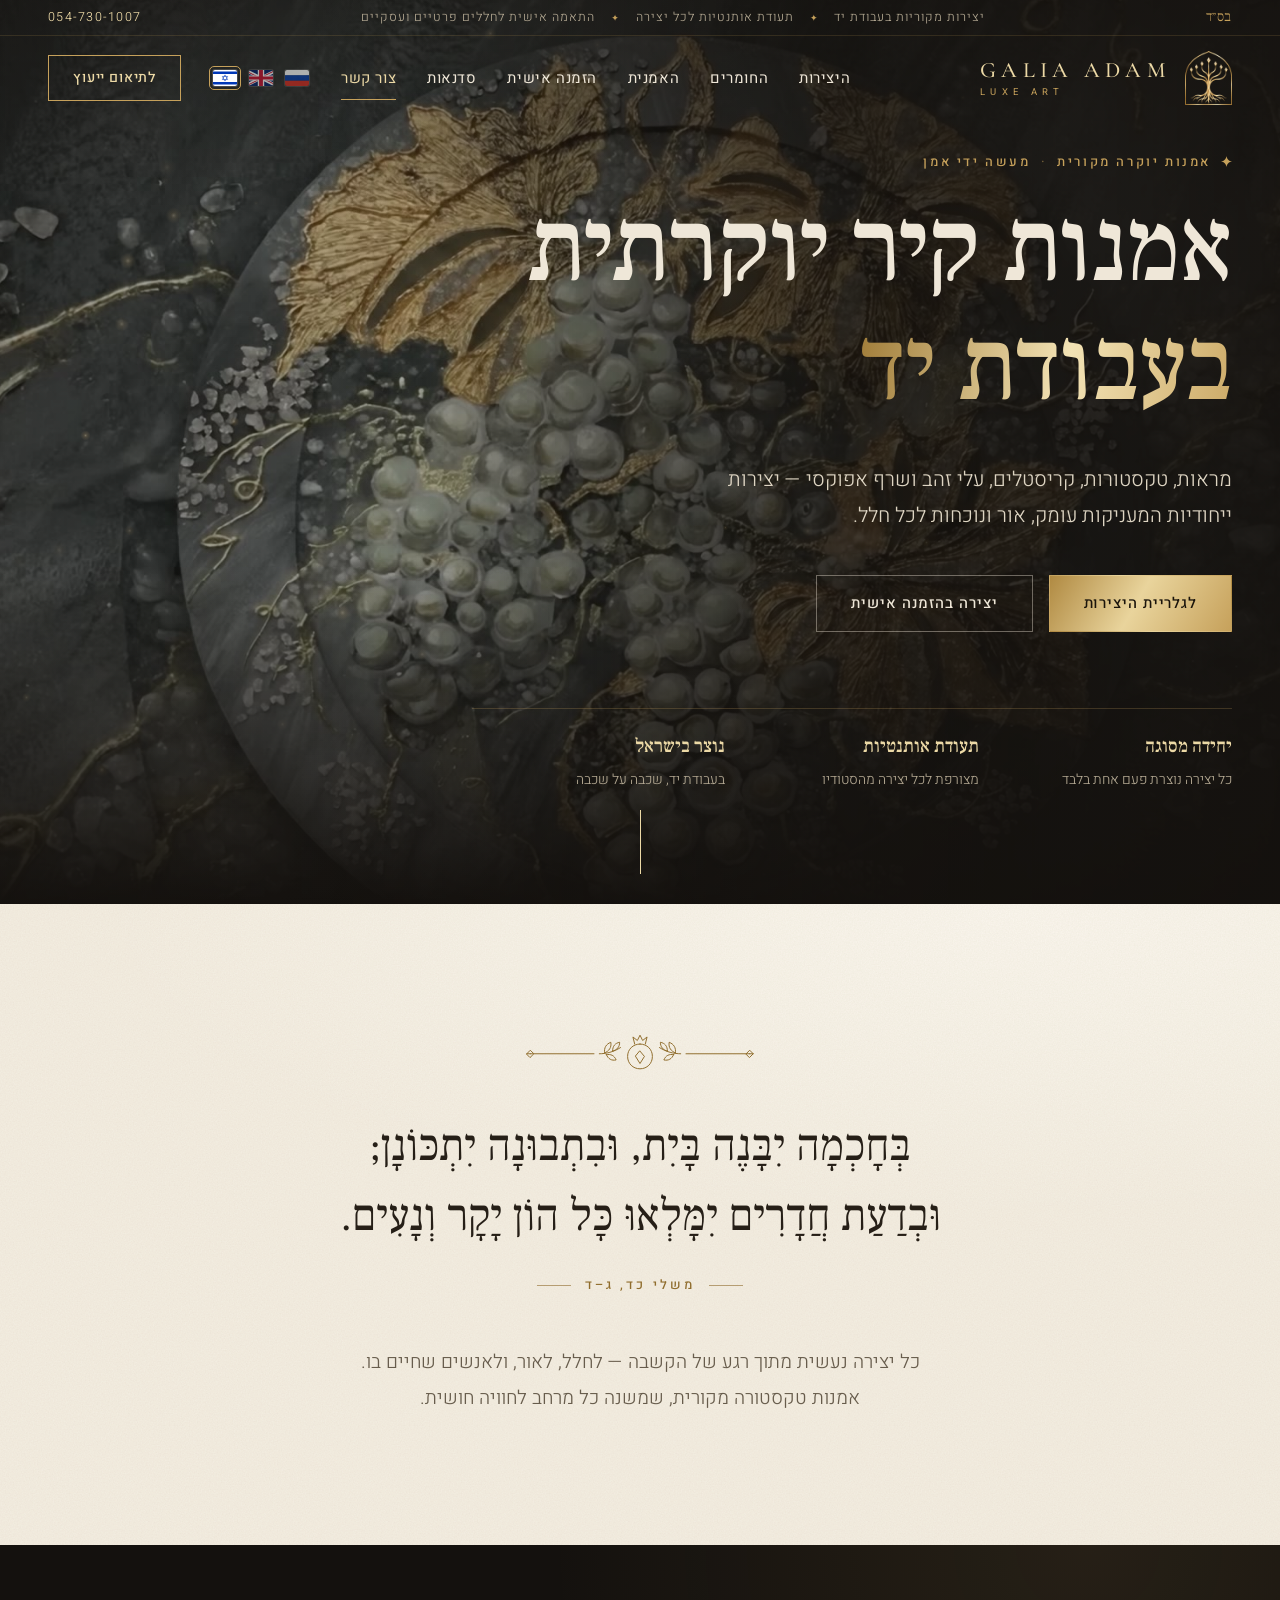
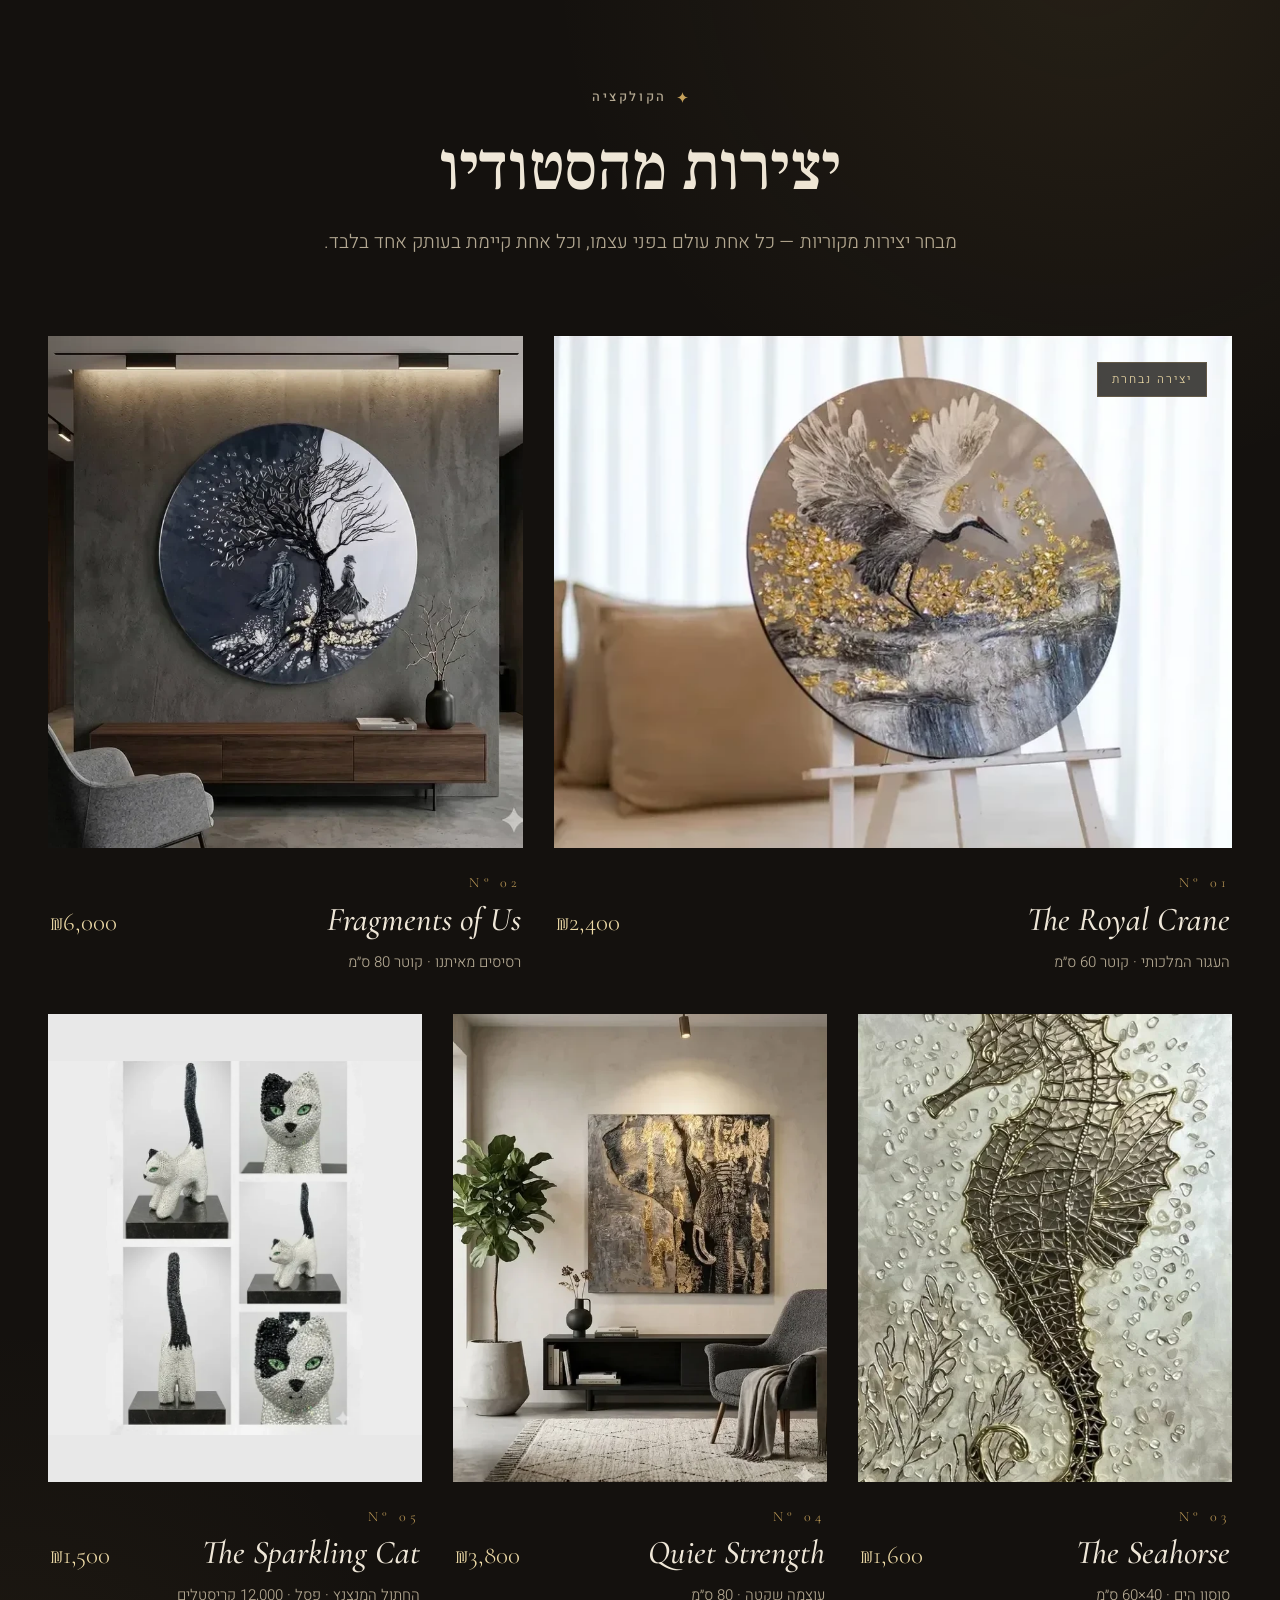
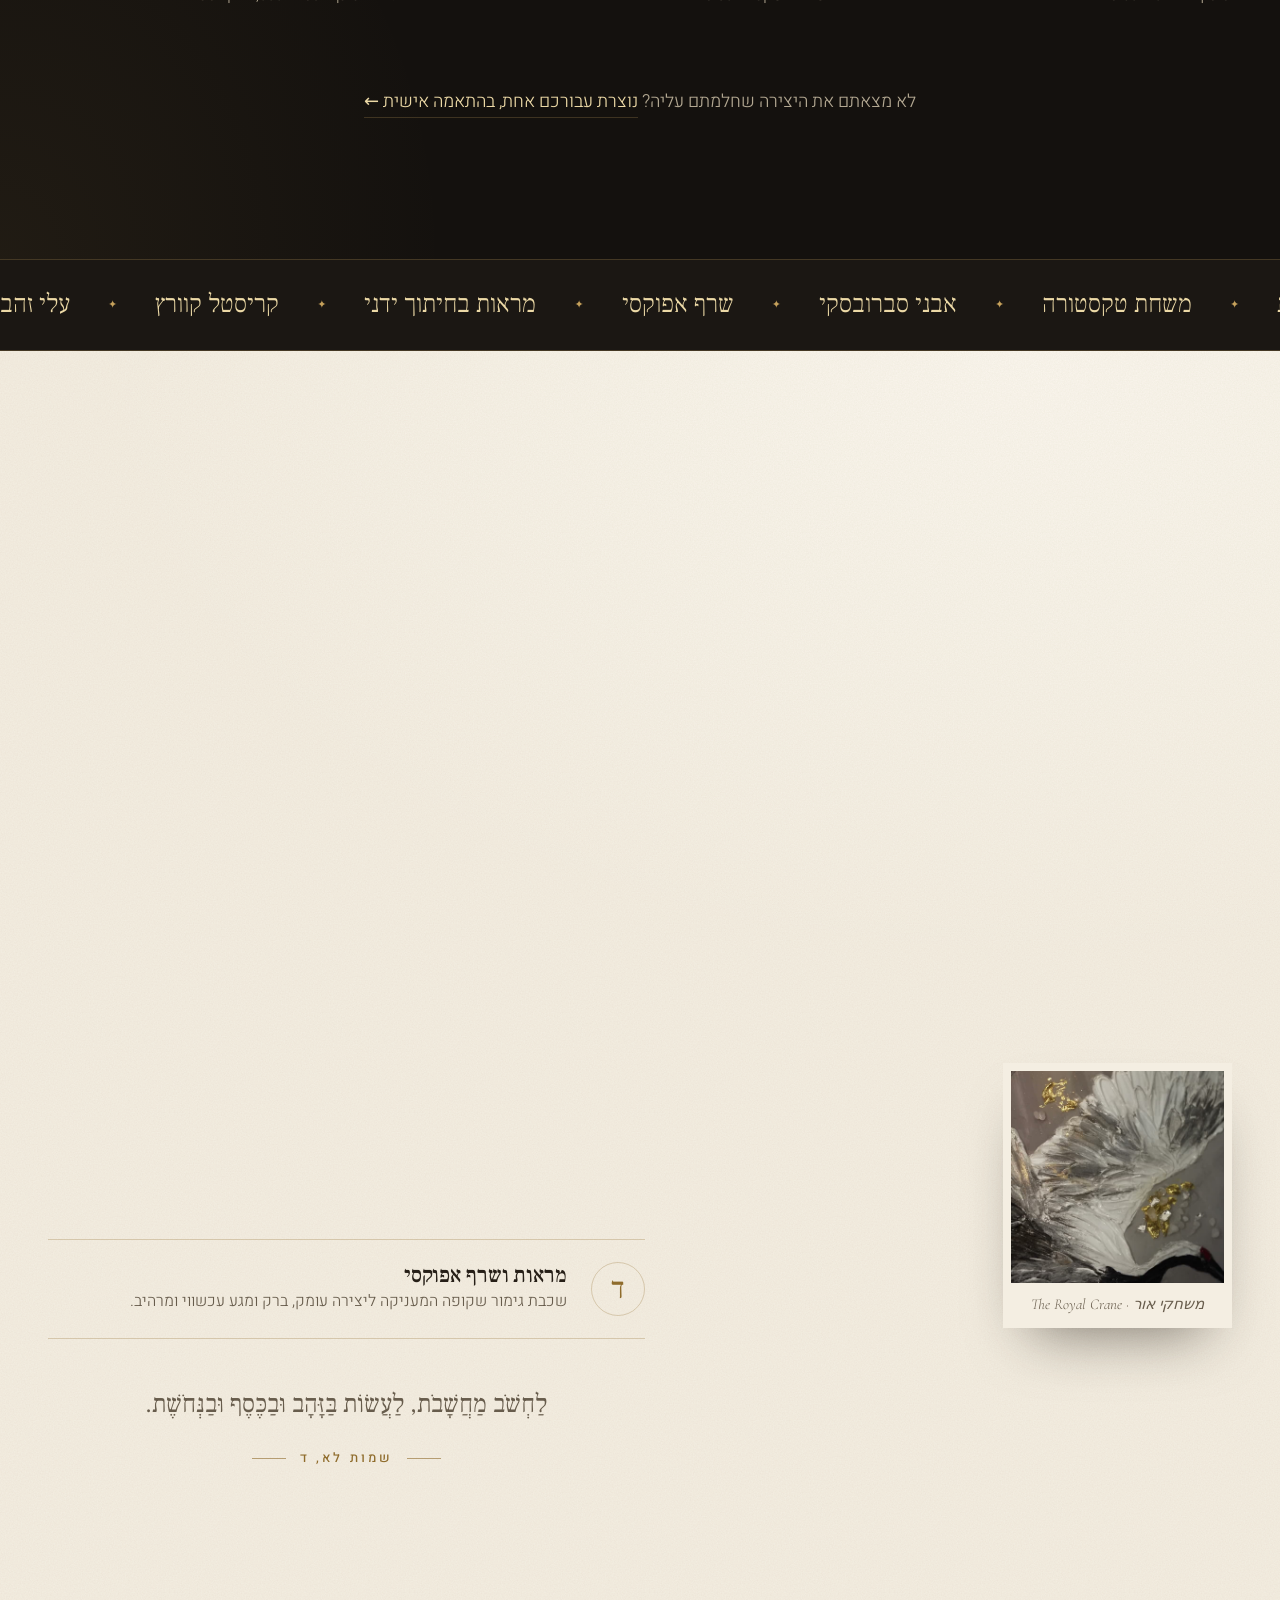
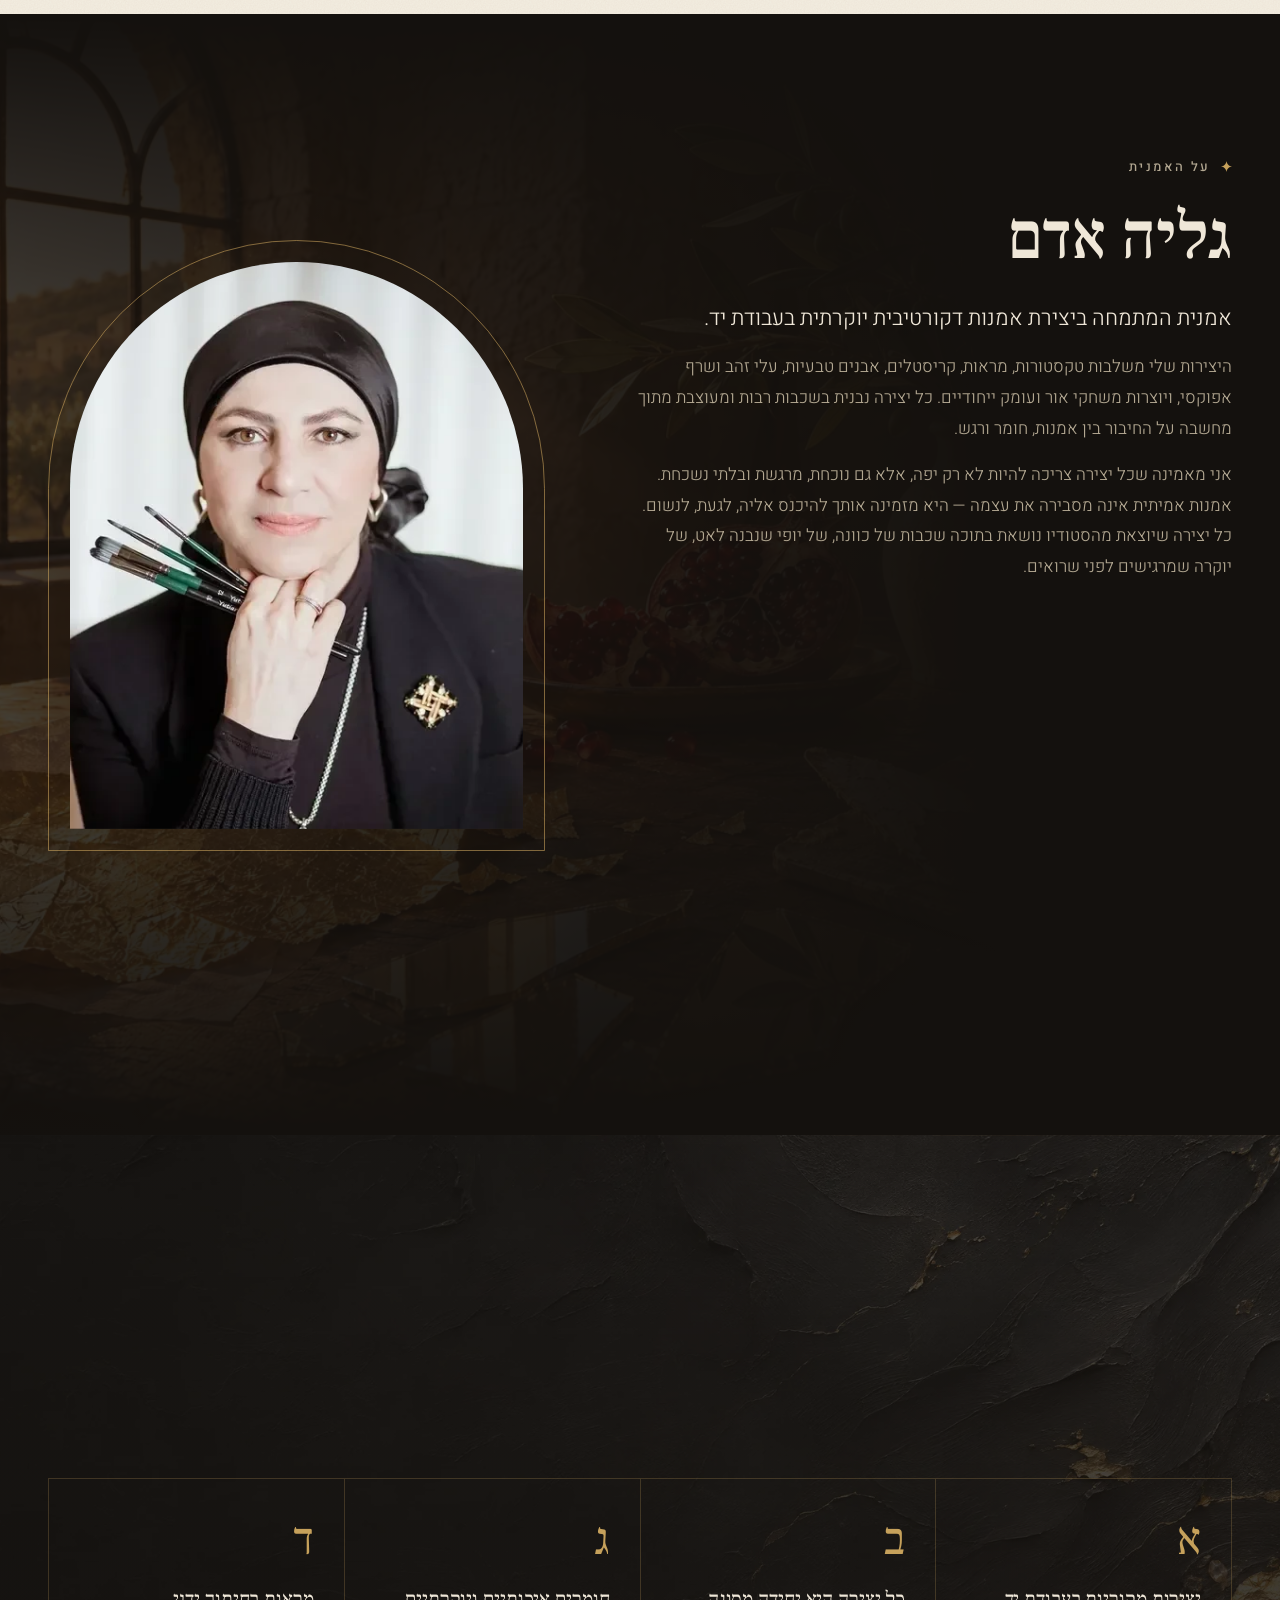
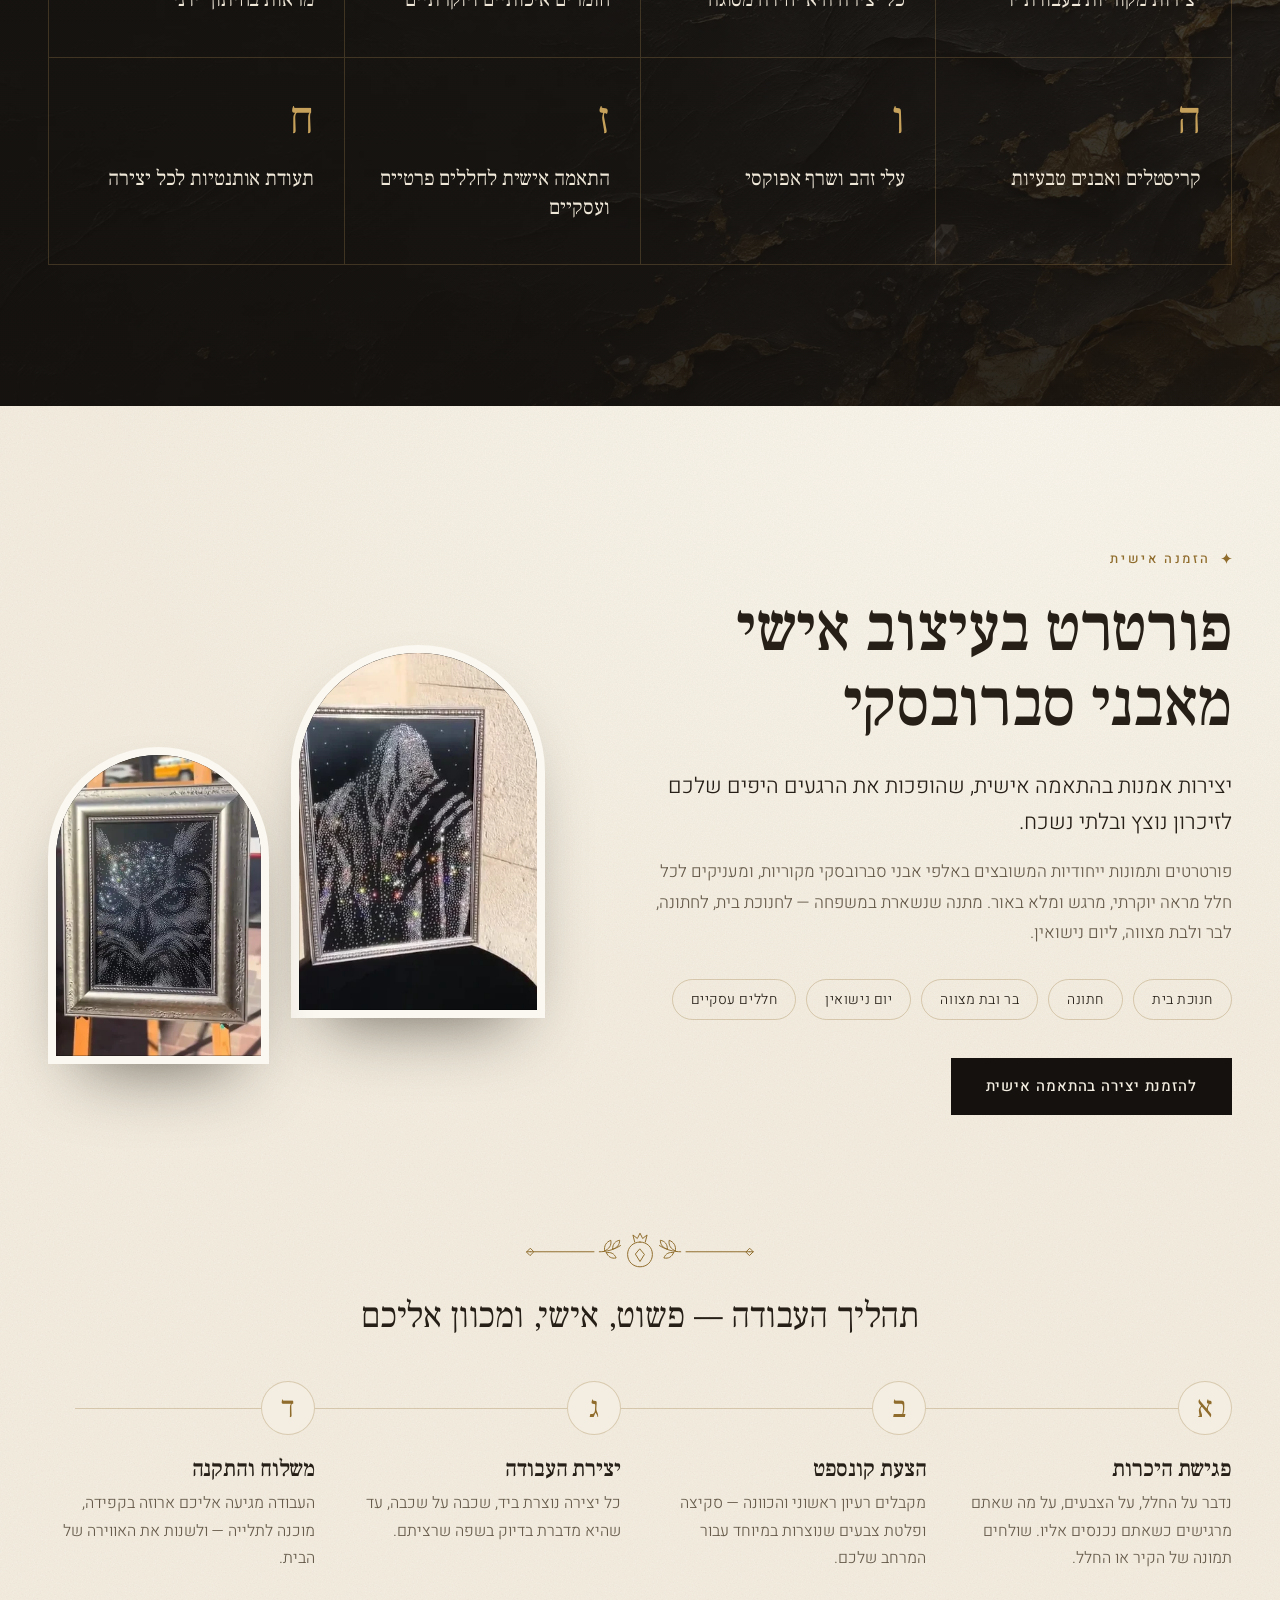
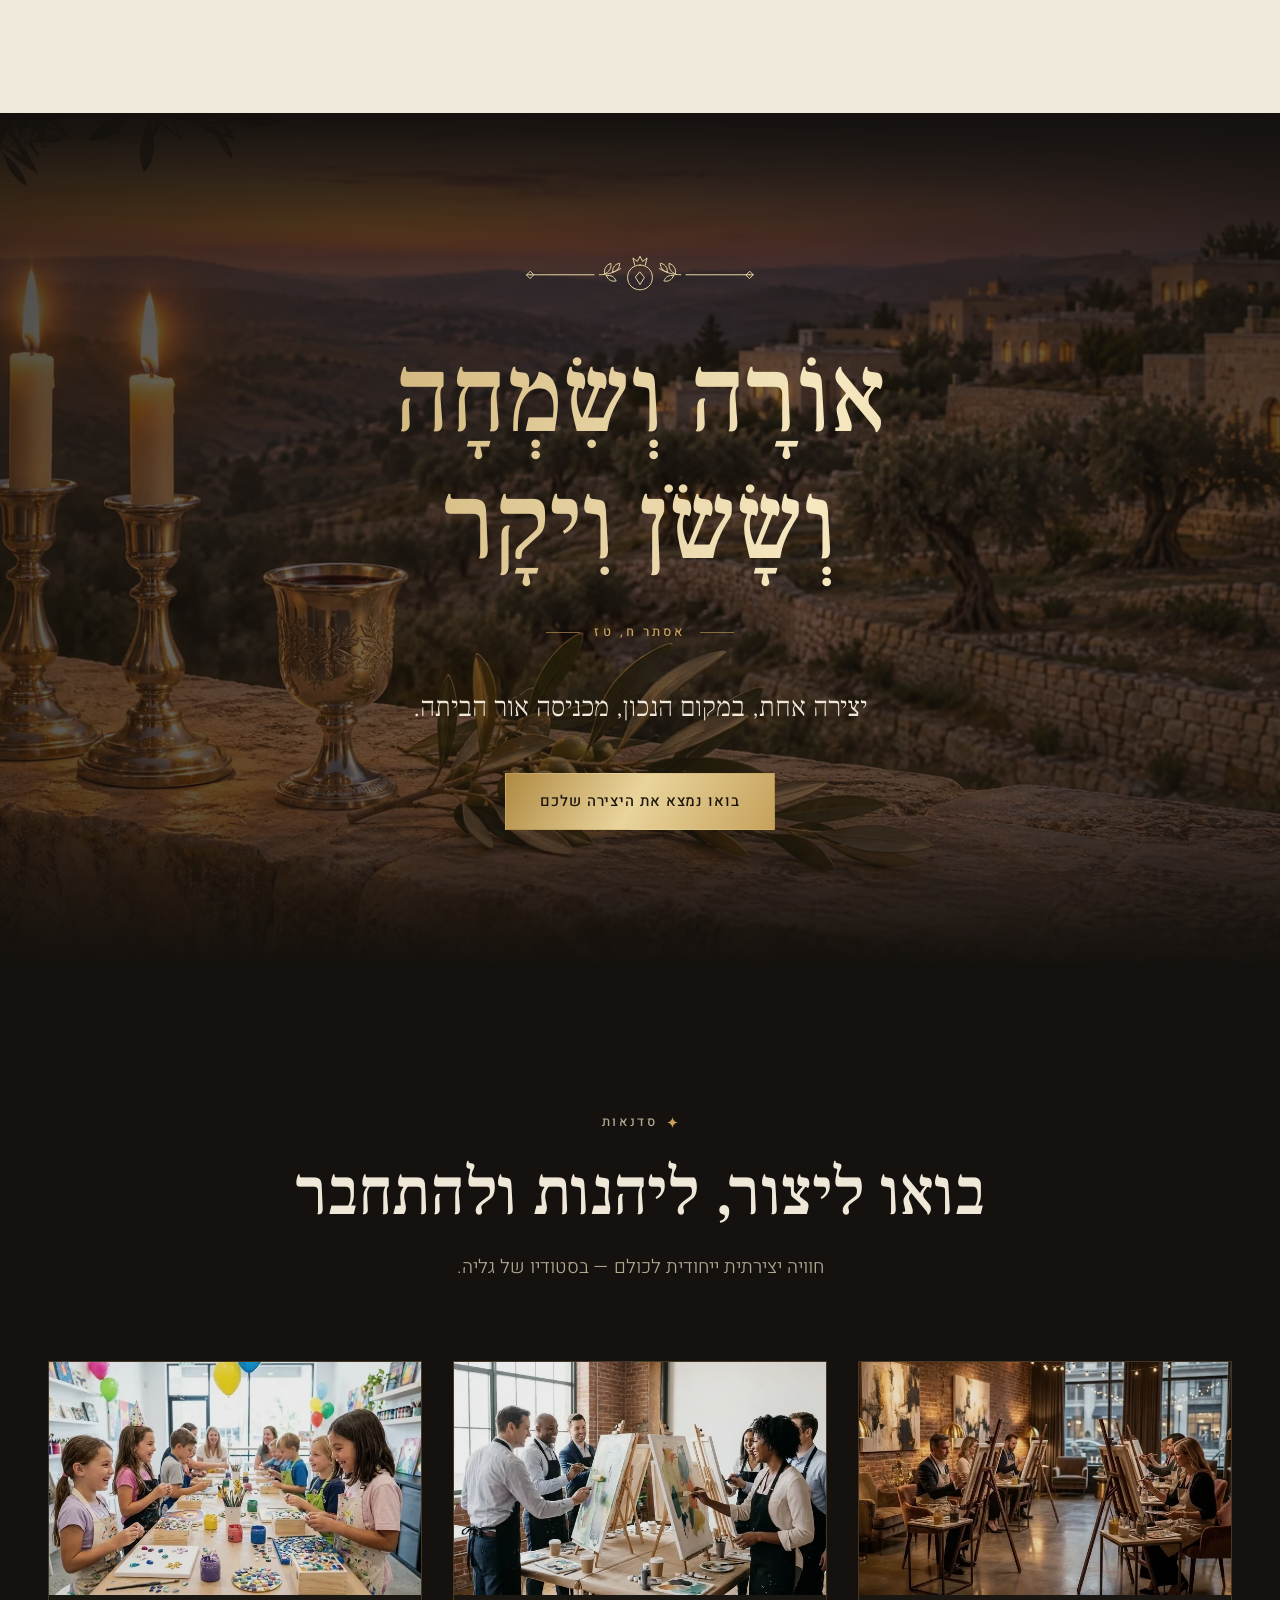
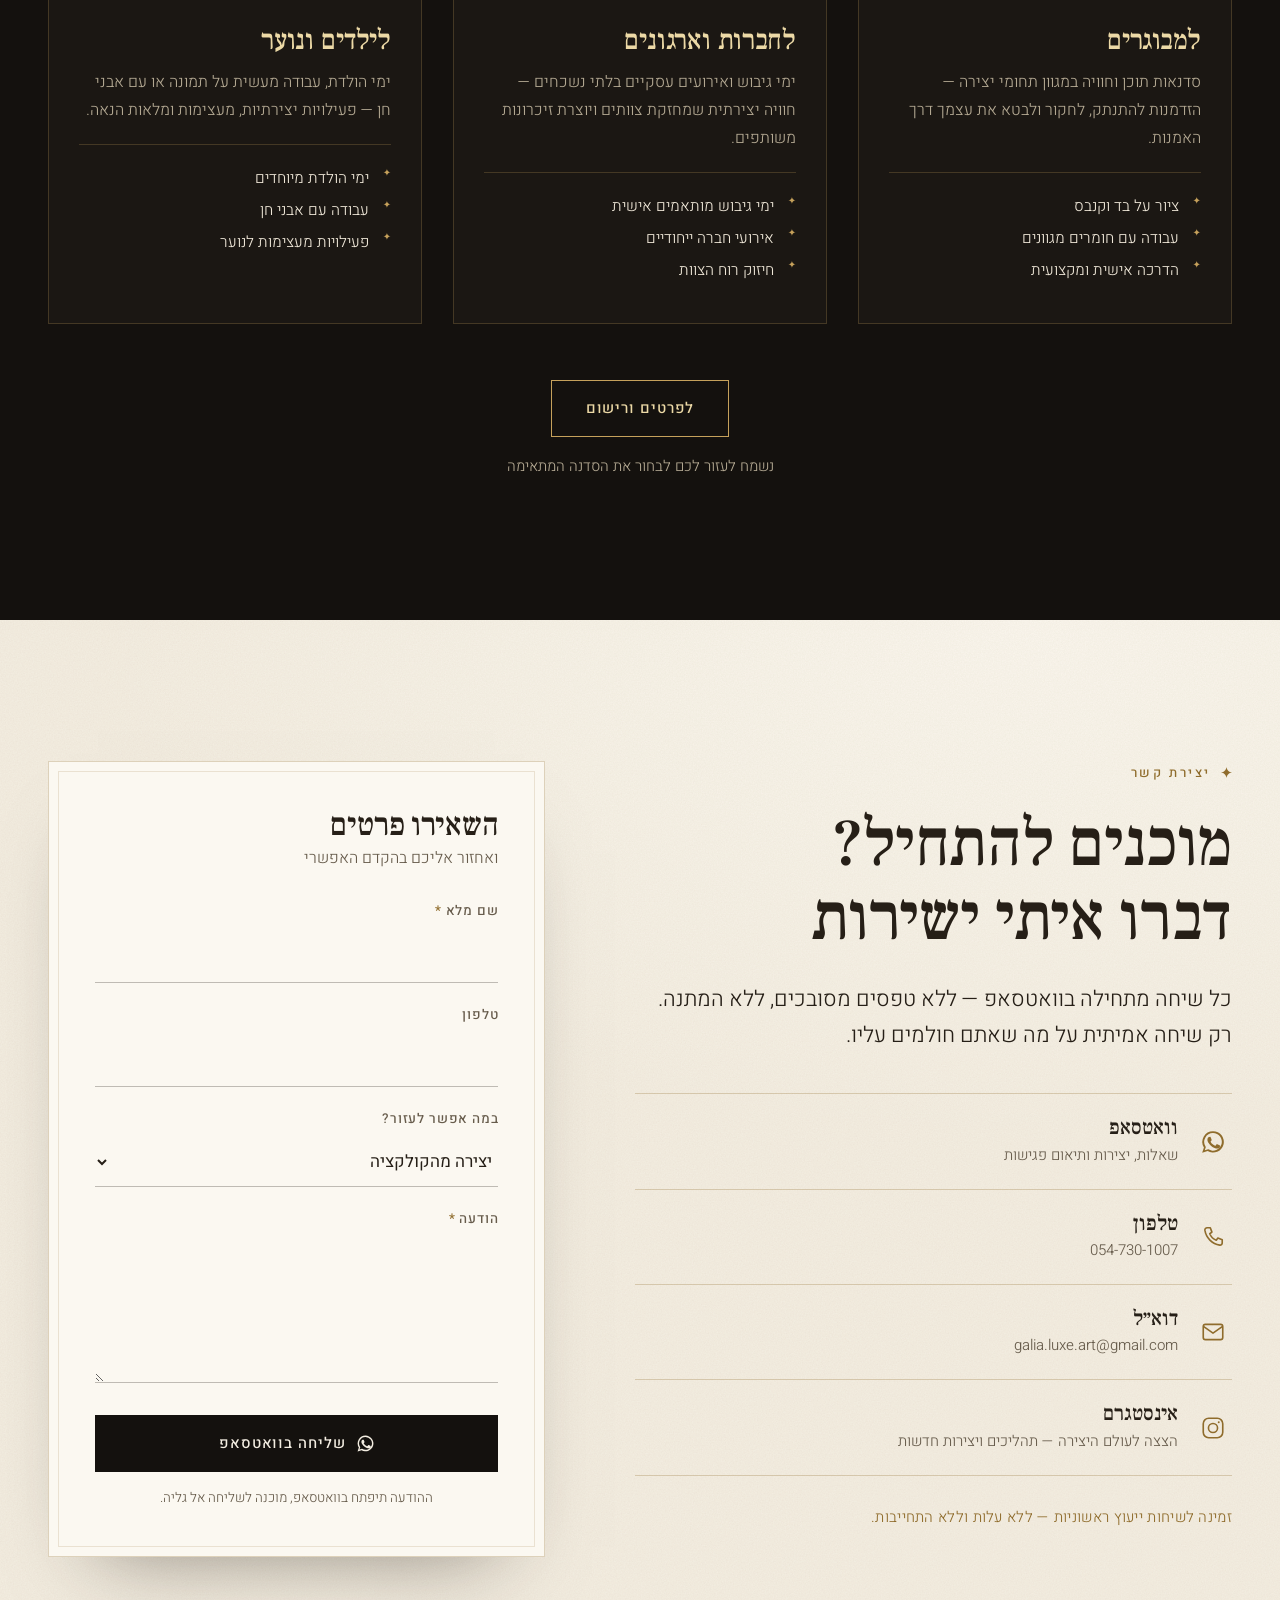
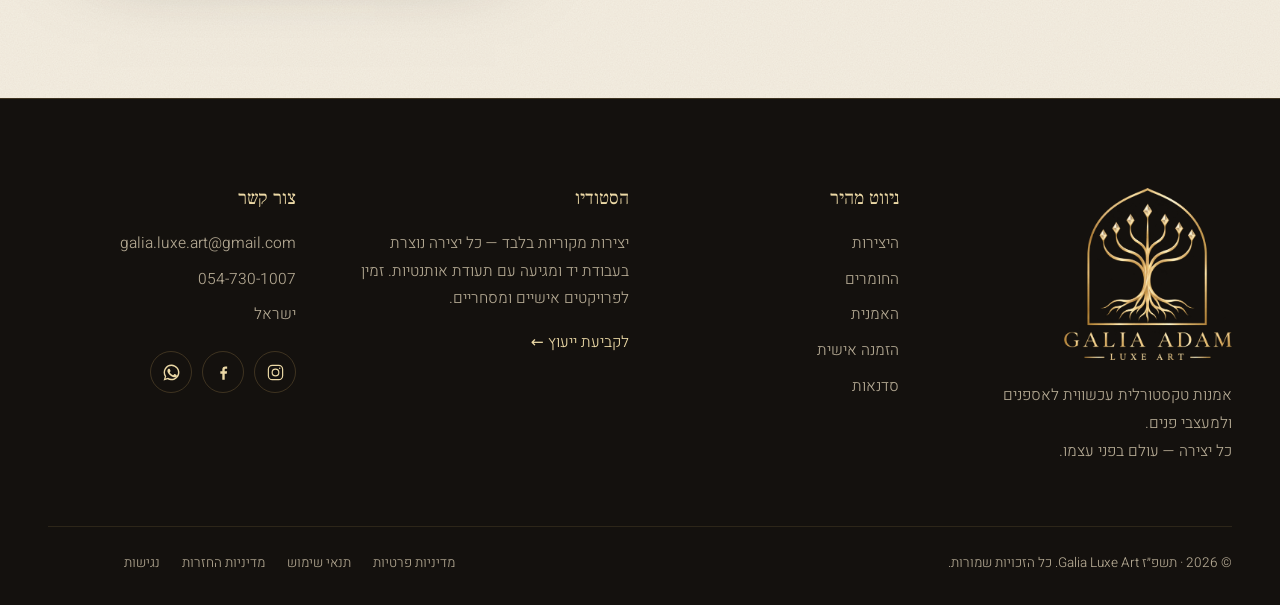
<file: index.html>
<!doctype html>
<html lang="he" dir="rtl" data-root="">
<head>
<meta charset="utf-8">
<meta name="viewport" content="width=device-width, initial-scale=1, viewport-fit=cover">
<title>Galia Adam — Luxe Art | אמנות קיר יוקרתית בעבודת יד</title>
<meta name="description" content="אמנות קיר יוקרתית בעבודת יד מאת האמנית גליה אדם — מראות, טקסטורות, קריסטלים, עלי זהב ושרף אפוקסי. יצירות מקוריות, יחידות מסוגן, עם תעודת אותנטיות.">
<meta name="theme-color" content="#14110e">
<meta name="robots" content="noindex">
<meta property="og:title" content="Galia Adam — Luxe Art">
<meta property="og:description" content="אמנות קיר יוקרתית בעבודת יד — מראות, קריסטלים, עלי זהב ושרף אפוקסי. כל יצירה יחידה מסוגה.">
<meta property="og:type" content="website">
<meta property="og:locale" content="he_IL">
<meta property="og:image" content="assets/img/og.jpg">
<link rel="icon" type="image/png" sizes="32x32" href="assets/brand/icon-32.png">
<link rel="apple-touch-icon" href="assets/brand/icon-180.png">
<link rel="preconnect" href="https://fonts.googleapis.com">
<link rel="preconnect" href="https://fonts.gstatic.com" crossorigin>
<link href="https://fonts.googleapis.com/css2?family=Cormorant+Garamond:ital,wght@0,400;0,500;0,600;1,400;1,500&family=Frank+Ruhl+Libre:wght@300;400;500;700&family=Heebo:wght@300;400;500;600&family=Jost:wght@300;400;500&display=swap" rel="stylesheet">
<link rel="preload" as="image" href="assets/img/hero-poster.jpg">
<link rel="stylesheet" href="css/style.css">
<script>document.documentElement.classList.add('js');(function(){try{var s=localStorage.getItem('gla-lang');if('he'==='he'&&!s&&/^ru/i.test(navigator.language||'')){location.replace('ru/'+location.hash)}}catch(e){}})();</script>
</head>
<body>

<!-- Shared ornaments -->
<svg width="0" height="0" style="position:absolute" aria-hidden="true" focusable="false">
  <symbol id="orn-rimon" viewBox="0 0 260 44">
    <g fill="none" stroke="currentColor" stroke-width="1.1" stroke-linecap="round" stroke-linejoin="round">
      <path d="M6 24h72M182 24h72"/>
      <path d="M6 24l-4 0M254 24l4 0"/>
      <path d="M2 24l4-4 4 4-4 4zM250 24l4-4 4 4-4 4z"/>
      <!-- olive sprigs -->
      <path d="M84 24c8 0 16-2 24-7"/>
      <path d="M90 23c-1-6 2-10 7-12 1 6-2 10-7 12z"/>
      <path d="M99 21c0-6 3-9 8-10 0 5-3 9-8 10z"/>
      <path d="M92 25c2 5 6 7 11 6-2-5-6-7-11-6z"/>
      <path d="M176 24c-8 0-16-2-24-7"/>
      <path d="M170 23c1-6-2-10-7-12-1 6 2 10 7 12z"/>
      <path d="M161 21c0-6-3-9-8-10 0 5 3 9 8 10z"/>
      <path d="M168 25c-2 5-6 7-11 6 2-5 6-7 11-6z"/>
      <!-- pomegranate -->
      <path d="M130 13c-8 0-14 6-14 14s6 14 14 14 14-6 14-14-6-14-14-14z"/>
      <path d="M124 13l-2-8 5 4 3-6 3 6 5-4-2 8"/>
      <path d="M130 21l5 6-5 8-5-8z"/>
    </g>
  </symbol>
  <symbol id="orn-spark" viewBox="0 0 24 24">
    <path fill="currentColor" d="M12 0c.6 6.300 5.700 11.400 12 12-6.300.6-11.400 5.700-12 12-.6-6.300-5.700-11.400-12-12C6.300 11.400 11.400 6.300 12 0z"/>
  </symbol>
  <symbol id="ic-wa" viewBox="0 0 24 24">
    <path fill="currentColor" d="M12.040 2a9.900 9.900 0 0 0-8.430 15.100L2 22l5.050-1.580A9.900 9.900 0 1 0 12.040 2zm0 1.800a8.100 8.100 0 1 1-4.300 14.970l-.300-.190-3 .940.960-2.900-.200-.310A8.100 8.100 0 0 1 12.040 3.800zM8.600 7.300c-.190 0-.500.070-.760.360-.260.290-1 .980-1 2.380s1.020 2.760 1.170 2.950c.140.190 2 3.170 4.930 4.320 2.440.960 2.930.770 3.460.720.530-.050 1.700-.700 1.940-1.370.240-.670.240-1.250.170-1.370-.070-.120-.260-.190-.550-.340-.290-.140-1.700-.840-1.970-.940-.260-.100-.460-.140-.650.150-.190.290-.740.940-.910 1.130-.170.190-.340.220-.620.070-.290-.140-1.220-.450-2.320-1.430-.860-.770-1.440-1.710-1.610-2-.170-.290-.020-.450.130-.590.130-.130.290-.340.430-.500.140-.170.190-.290.290-.480.100-.190.050-.360-.020-.500-.070-.150-.640-1.570-.890-2.150-.230-.550-.470-.480-.650-.490z"/>
  </symbol>
  <symbol id="ic-ig" viewBox="0 0 24 24">
    <g fill="none" stroke="currentColor" stroke-width="1.500"><rect x="3" y="3" width="18" height="18" rx="5"/><circle cx="12" cy="12" r="4.200"/><circle cx="17.300" cy="6.700" r=".900" fill="currentColor" stroke="none"/></g>
  </symbol>
  <symbol id="ic-fb" viewBox="0 0 24 24">
    <path fill="currentColor" d="M13.500 21v-7.500h2.600l.400-3h-3V8.600c0-.870.250-1.460 1.500-1.460h1.600V4.460A21 21 0 0 0 14.300 4.300c-2.300 0-3.800 1.400-3.800 3.900v2.300H8v3h2.500V21z"/>
  </symbol>
  <symbol id="ic-mail" viewBox="0 0 24 24">
    <g fill="none" stroke="currentColor" stroke-width="1.500" stroke-linejoin="round"><rect x="3" y="5" width="18" height="14" rx="2"/><path d="M3.500 7l8.500 6 8.500-6"/></g>
  </symbol>
  <symbol id="ic-phone" viewBox="0 0 24 24">
    <path fill="none" stroke="currentColor" stroke-width="1.500" stroke-linejoin="round" d="M6.500 3.500h3l1.500 4-2 1.500a11 11 0 0 0 6 6l1.500-2 4 1.500v3a2 2 0 0 1-2.200 2A16.500 16.500 0 0 1 4.500 5.700a2 2 0 0 1 2-2.200z"/>
  </symbol>
  <symbol id="ic-arrow" viewBox="0 0 24 24">
    <path fill="none" stroke="currentColor" stroke-width="1.400" stroke-linecap="round" stroke-linejoin="round" d="M20 12H4m6-6l-6 6 6 6"/>
  </symbol>
</svg>

<a class="skip" href="#main">דילוג לתוכן הראשי</a>

<div class="preloader" id="preloader" aria-hidden="true">
  <img src="assets/brand/logo-mark.webp" alt="" width="453" height="520">
  <span class="preloader__line"></span>
</div>

<div class="progress" id="progress" aria-hidden="true"></div>

<!-- ======================= HEADER ======================= -->
<header class="site-header" id="header">
  <div class="topbar">
    <div class="wrap topbar__in">
      <span class="topbar__bsd" title="בסיעתא דשמיא">בס״ד</span>
      <span class="topbar__msg">יצירות מקוריות בעבודת יד <i>✦</i> תעודת אותנטיות לכל יצירה <i>✦</i> התאמה אישית לחללים פרטיים ועסקיים</span>
      <span class="topbar__end"><div class="lang lang--top" role="group" aria-label="Language">
        <a href="./" hreflang="he" data-l="he" aria-current="true" lang="he" title="עברית" aria-label="עברית"><img src="assets/flags/il.svg" alt="" width="24" height="16"></a>
        <a href="en/" hreflang="en" data-l="en" lang="en" title="English" aria-label="English"><img src="assets/flags/gb.svg" alt="" width="24" height="16"></a>
        <a href="ru/" hreflang="ru" data-l="ru" lang="ru" title="Русский" aria-label="Русский"><img src="assets/flags/ru.svg" alt="" width="24" height="16"></a>
      </div>
      <a class="topbar__tel" href="tel:+972547301007" dir="ltr">054-730-1007</a></span>
    </div>
  </div>
  <div class="wrap nav">
    <a class="brand" href="#top" aria-label="Galia Adam Luxe Art — לראש העמוד">
      <img src="assets/brand/logo-mark.webp" alt="" width="453" height="520">
      <span class="brand__txt" dir="ltr"><b>GALIA ADAM</b><small>LUXE ART</small></span>
    </a>
    <nav class="menu" id="menu" aria-label="ניווט ראשי">
      <a href="#collection">היצירות</a>
      <a href="#craft">החומרים</a>
      <a href="#artist">האמנית</a>
      <a href="#custom">הזמנה אישית</a>
      <a href="#workshops">סדנאות</a>
      <a href="#contact">צור קשר</a>
      <a class="btn btn--gold menu__cta" href="#contact">לתיאום ייעוץ</a>
      <div class="lang lang--menu" role="group" aria-label="Language">
        <a href="./" hreflang="he" data-l="he" aria-current="true" lang="he" title="עברית" aria-label="עברית"><img src="assets/flags/il.svg" alt="" width="24" height="16"></a>
        <a href="en/" hreflang="en" data-l="en" lang="en" title="English" aria-label="English"><img src="assets/flags/gb.svg" alt="" width="24" height="16"></a>
        <a href="ru/" hreflang="ru" data-l="ru" lang="ru" title="Русский" aria-label="Русский"><img src="assets/flags/ru.svg" alt="" width="24" height="16"></a>
      </div>
    </nav>
    <div class="lang lang--nav" role="group" aria-label="Language">
        <a href="./" hreflang="he" data-l="he" aria-current="true" lang="he" title="עברית" aria-label="עברית"><img src="assets/flags/il.svg" alt="" width="24" height="16"></a>
        <a href="en/" hreflang="en" data-l="en" lang="en" title="English" aria-label="English"><img src="assets/flags/gb.svg" alt="" width="24" height="16"></a>
        <a href="ru/" hreflang="ru" data-l="ru" lang="ru" title="Русский" aria-label="Русский"><img src="assets/flags/ru.svg" alt="" width="24" height="16"></a>
      </div>
    <a class="btn btn--line nav__cta" href="#contact">לתיאום ייעוץ</a>
    <button class="burger" id="burger" aria-label="פתיחת תפריט" aria-expanded="false" aria-controls="menu"><span></span><span></span></button>
  </div>
</header>

<main id="main">

<!-- ======================= HERO ======================= -->
<section class="hero" id="top">
  <div class="hero__media" aria-hidden="true">
    <video class="hero__video" id="heroVideo" muted loop playsinline preload="metadata" poster="assets/img/hero-poster.jpg" data-autoplay>
      <source src="assets/video/hero.mp4" type="video/mp4">
    </video>
    <canvas class="hero__dust" id="dust"></canvas>
    <div class="hero__veil"></div>
  </div>

  <div class="wrap hero__in">
    <p class="eyebrow hero__eyebrow"><svg class="spark"><use href="#orn-spark"/></svg> אמנות יוקרה מקורית <span>·</span> מעשה ידי אמן</p>
    <h1 class="hero__title">
      <span class="line"><span>אמנות קיר יוקרתית</span></span>
      <span class="line"><span class="gold-text">בעבודת יד</span></span>
    </h1>
    <p class="hero__lead">מראות, טקסטורות, קריסטלים, עלי זהב ושרף אפוקסי — יצירות ייחודיות המעניקות עומק, אור ונוכחות לכל חלל.</p>
    <div class="hero__actions">
      <a class="btn btn--gold" href="#collection">לגלריית היצירות</a>
      <a class="btn btn--ghost" href="#custom">יצירה בהזמנה אישית</a>
    </div>
    <ul class="hero__marks">
      <li><b>יחידה מסוגה</b><span>כל יצירה נוצרת פעם אחת בלבד</span></li>
      <li><b>תעודת אותנטיות</b><span>מצורפת לכל יצירה מהסטודיו</span></li>
      <li><b>נוצר בישראל</b><span>בעבודת יד, שכבה על שכבה</span></li>
    </ul>
  </div>

  <a class="hero__scroll" href="#verse" aria-label="גלילה מטה"><span></span></a>
</section>

<!-- ======================= VERSE ======================= -->
<section class="verse stone" id="verse">
  <div class="wrap verse__in">
    <svg class="orn" data-reveal><use href="#orn-rimon"/></svg>
    <blockquote class="pasuk" data-reveal>
      <p>בְּחָכְמָה יִבָּנֶה בָּיִת, וּבִתְבוּנָה יִתְכּוֹנָן;<br>וּבְדַעַת חֲדָרִים יִמָּלְאוּ כָּל הוֹן יָקָר וְנָעִים.</p>
      <cite>משלי כד, ג–ד</cite>
    </blockquote>
    <p class="verse__txt" data-reveal>כל יצירה נעשית מתוך רגע של הקשבה — לחלל, לאור, ולאנשים שחיים בו.<br>אמנות טקסטורה מקורית, שמשנה כל מרחב לחוויה חושית.</p>
  </div>
</section>

<!-- ======================= COLLECTION ======================= -->
<section class="collection dark" id="collection">
  <div class="wrap">
    <header class="sec-head" data-reveal>
      <p class="eyebrow"><svg class="spark"><use href="#orn-spark"/></svg> הקולקציה</p>
      <h2>יצירות מהסטודיו</h2>
      <p class="sec-head__sub">מבחר יצירות מקוריות — כל אחת עולם בפני עצמו, וכל אחת קיימת בעותק אחד בלבד.</p>
    </header>
    <div class="grid" id="grid"><!-- rendered by js/main.js --></div>
    <p class="collection__note" data-reveal>לא מצאתם את היצירה שחלמתם עליה? <a href="#custom">נוצרת עבורכם אחת, בהתאמה אישית ←</a></p>
  </div>
</section>

<!-- ======================= MARQUEE ======================= -->
<div class="marquee" aria-hidden="true">
  <div class="marquee__track">
    <span>עלי זהב</span><i>✦</i><span>קריסטל קוורץ</span><i>✦</i><span>מראות בחיתוך ידני</span><i>✦</i><span>שרף אפוקסי</span><i>✦</i><span>אבני סברובסקי</span><i>✦</i><span>משחת טקסטורה</span><i>✦</i><span>אבנים טבעיות</span><i>✦</i>
    <span>עלי זהב</span><i>✦</i><span>קריסטל קוורץ</span><i>✦</i><span>מראות בחיתוך ידני</span><i>✦</i><span>שרף אפוקסי</span><i>✦</i><span>אבני סברובסקי</span><i>✦</i><span>משחת טקסטורה</span><i>✦</i><span>אבנים טבעיות</span><i>✦</i>
  </div>
</div>

<!-- ======================= CRAFT ======================= -->
<section class="craft stone" id="craft">
  <div class="wrap craft__in">
    <div class="craft__visual">
      <figure class="arch arch--tall" data-reveal="mask">
        <img src="assets/img/stilllife.webp" alt="טבע דומם: רימונים, עלי זהב, קריסטלים וסכין ציירים — החומרים שמהם נולדות היצירות" width="1120" height="1400" loading="lazy" data-parallax="0.060">
      </figure>
      <figure class="craft__clip" data-reveal>
        <video muted loop playsinline preload="none" poster="assets/img/detail-poster.jpg" data-autoplay aria-label="תקריב של היצירה The Royal Crane — האור נע על פני הקריסטלים והזהב">
          <source src="assets/video/detail.mp4" type="video/mp4">
        </video>
        <figcaption>משחקי אור · The Royal Crane</figcaption>
      </figure>
    </div>
    <div class="craft__copy">
      <p class="eyebrow" data-reveal><svg class="spark"><use href="#orn-spark"/></svg> מעשה ידי אמן</p>
      <h2 data-reveal>מגע, מרקם<br>ומלאכת יד</h2>
      <p class="lead" data-reveal>כל יצירה נולדת משכבות — שכבה על שכבה של חומר, צבע ומרקם — עד שהמשטח מקבל חיים משל עצמו.</p>
      <p data-reveal>בעבודותיי אני משלבת טכניקות מיקסד־מדיה עם משחת טקסטורה, שפכטל, אקריליק ועלי זהב, ויוצרת תמונות יוקרה שמזמינות את המבט לשוטט ואת היד לגעת. כל פרט מחושב, כל עומק מכוון — כי אמנות אמיתית חייבת להרגיש כמו שהיא נראית.</p>
      <ol class="materials">
        <li data-reveal><span class="ot">א</span><div><h3>משחת טקסטורה ושפכטל</h3><p>מרקם תלת־ממדי עשיר המעניק עומק ותחושת ממשות לכל יצירה.</p></div></li>
        <li data-reveal><span class="ot">ב</span><div><h3>אקריליק ופיגמנטים</h3><p>צבעים עמוקים ועשירים המשמרים את עוצמתם לאורך שנים רבות.</p></div></li>
        <li data-reveal><span class="ot">ג</span><div><h3>עלי זהב וכסף</h3><p>מגע יוקרתי המוסיף ברק עדין ואלגנטיות לכל פינה בבית.</p></div></li>
        <li data-reveal><span class="ot">ד</span><div><h3>מראות ושרף אפוקסי</h3><p>שכבת גימור שקופה המעניקה ליצירה עומק, ברק ומגע עכשווי ומרהיב.</p></div></li>
      </ol>
      <blockquote class="pasuk pasuk--sm" data-reveal>
        <p>לַחְשֹׁב מַחֲשָׁבֹת, לַעֲשׂוֹת בַּזָּהָב וּבַכֶּסֶף וּבַנְּחֹשֶׁת.</p>
        <cite>שמות לא, ד</cite>
      </blockquote>
    </div>
  </div>
</section>

<!-- ======================= ARTIST ======================= -->
<section class="artist dark" id="artist">
  <div class="artist__bg" aria-hidden="true">
    <video muted loop playsinline preload="none" poster="assets/img/studio.webp" data-autoplay>
      <source src="assets/video/studio.mp4" type="video/mp4">
    </video>
  </div>
  <div class="wrap artist__in">
    <div class="artist__portrait">
      <figure class="arch arch--frame" data-reveal="mask">
        <img src="assets/img/galia.webp" alt="האמנית גליה אדם, מחזיקה מכחולים" width="600" height="600" loading="lazy">
      </figure>
      <figure class="artist__second" data-reveal>
        <img src="assets/img/galia-studio.webp" alt="גליה אדם לצד יצירת אשכול הענבים שלה" width="800" height="447" loading="lazy">
      </figure>
    </div>
    <div class="artist__copy">
      <p class="eyebrow" data-reveal><svg class="spark"><use href="#orn-spark"/></svg> על האמנית</p>
      <h2 data-reveal>גליה אדם</h2>
      <p class="lead" data-reveal>אמנית המתמחה ביצירת אמנות דקורטיבית יוקרתית בעבודת יד.</p>
      <p data-reveal>היצירות שלי משלבות טקסטורות, מראות, קריסטלים, אבנים טבעיות, עלי זהב ושרף אפוקסי, ויוצרות משחקי אור ועומק ייחודיים. כל יצירה נבנית בשכבות רבות ומעוצבת מתוך מחשבה על החיבור בין אמנות, חומר ורגש.</p>
      <p data-reveal>אני מאמינה שכל יצירה צריכה להיות לא רק יפה, אלא גם נוכחת, מרגשת ובלתי נשכחת. אמנות אמיתית אינה מסבירה את עצמה — היא מזמינה אותך להיכנס אליה, לגעת, לנשום. כל יצירה שיוצאת מהסטודיו נושאת בתוכה שכבות של כוונה, של יופי שנבנה לאט, של יוקרה שמרגישים לפני שרואים.</p>
      <p data-reveal>העבודות נוצרות בישראל ומיועדות לבתים, למשרדים ולחללים המבקשים אמנות ייחודית ובעלת נוכחות.</p>
      <figure class="quote" data-reveal>
        <blockquote>״אמנות טובה אינה מקשטת את החדר — היא משנה את האנרגיה שבו. היא מספרת סיפור שאי אפשר להפסיק לשמוע.״</blockquote>
        <figcaption>— גליה, יוצרת ואמנית</figcaption>
      </figure>
      <blockquote class="pasuk pasuk--sm pasuk--start" data-reveal>
        <p>וְכָל אִשָּׁה חַכְמַת לֵב — בְּיָדֶיהָ טָווּ.</p>
        <cite>שמות לה, כה</cite>
      </blockquote>
    </div>
  </div>
</section>

<!-- ======================= WHY ======================= -->
<section class="why dark dark--tex" id="why">
  <div class="wrap">
    <header class="sec-head" data-reveal>
      <p class="eyebrow"><svg class="spark"><use href="#orn-spark"/></svg> הסגנון שלנו</p>
      <h2>למה לבחור ב־<span dir="ltr" class="latin-name">Galia Luxe Art</span>?</h2>
    </header>
    <ul class="why__grid">
      <li data-reveal><span class="ot">א</span><h3>יצירות מקוריות בעבודת יד</h3></li>
      <li data-reveal><span class="ot">ב</span><h3>כל יצירה היא יחידה מסוגה</h3></li>
      <li data-reveal><span class="ot">ג</span><h3>חומרים איכותיים ויוקרתיים</h3></li>
      <li data-reveal><span class="ot">ד</span><h3>מראות בחיתוך ידני</h3></li>
      <li data-reveal><span class="ot">ה</span><h3>קריסטלים ואבנים טבעיות</h3></li>
      <li data-reveal><span class="ot">ו</span><h3>עלי זהב ושרף אפוקסי</h3></li>
      <li data-reveal><span class="ot">ז</span><h3>התאמה אישית לחללים פרטיים ועסקיים</h3></li>
      <li data-reveal><span class="ot">ח</span><h3>תעודת אותנטיות לכל יצירה</h3></li>
    </ul>
  </div>
</section>

<!-- ======================= CUSTOM ======================= -->
<section class="custom stone" id="custom">
  <div class="wrap">
    <div class="custom__top">
      <div class="custom__copy">
        <p class="eyebrow" data-reveal><svg class="spark"><use href="#orn-spark"/></svg> הזמנה אישית</p>
        <h2 data-reveal>פורטרט בעיצוב אישי<br>מאבני סברובסקי</h2>
        <p class="lead" data-reveal>יצירות אמנות בהתאמה אישית, שהופכות את הרגעים היפים שלכם לזיכרון נוצץ ובלתי נשכח.</p>
        <p data-reveal>פורטרטים ותמונות ייחודיות המשובצים באלפי אבני סברובסקי מקוריות, ומעניקים לכל חלל מראה יוקרתי, מרגש ומלא באור. מתנה שנשארת במשפחה — לחנוכת בית, לחתונה, לבר ולבת מצווה, ליום נישואין.</p>
        <ul class="chips" data-reveal aria-label="אירועים מתאימים">
          <li>חנוכת בית</li><li>חתונה</li><li>בר ובת מצווה</li><li>יום נישואין</li><li>חללים עסקיים</li>
        </ul>
        <a class="btn btn--dark" data-reveal data-wa="שלום גליה, אשמח לשמוע על הזמנת יצירה בהתאמה אישית." href="#contact">להזמנת יצירה בהתאמה אישית</a>
      </div>
      <div class="custom__visual">
        <figure class="arch arch--frame arch--a" data-reveal="mask">
          <img src="assets/img/custom-tallit.webp" alt="פורטרט בהזמנה אישית מאבני סברובסקי: דמות עטופה בטלית" width="355" height="512" loading="lazy">
        </figure>
        <figure class="arch arch--frame arch--b" data-reveal="mask">
          <img src="assets/img/custom-owl.webp" alt="יצירה בהזמנה אישית מאבני סברובסקי: ינשוף" width="396" height="600" loading="lazy">
        </figure>
      </div>
    </div>

    <header class="sec-head sec-head--tight" data-reveal>
      <svg class="orn"><use href="#orn-rimon"/></svg>
      <h3 class="h-mid">תהליך העבודה — פשוט, אישי, ומכוון אליכם</h3>
    </header>
    <ol class="steps">
      <li data-reveal><span class="ot">א</span><h4>פגישת היכרות</h4><p>נדבר על החלל, על הצבעים, על מה שאתם מרגישים כשאתם נכנסים אליו. שולחים תמונה של הקיר או החלל.</p></li>
      <li data-reveal><span class="ot">ב</span><h4>הצעת קונספט</h4><p>מקבלים רעיון ראשוני והכוונה — סקיצה ופלטת צבעים שנוצרות במיוחד עבור המרחב שלכם.</p></li>
      <li data-reveal><span class="ot">ג</span><h4>יצירת העבודה</h4><p>כל יצירה נוצרת ביד, שכבה על שכבה, עד שהיא מדברת בדיוק בשפה שרציתם.</p></li>
      <li data-reveal><span class="ot">ד</span><h4>משלוח והתקנה</h4><p>העבודה מגיעה אליכם ארוזה בקפידה, מוכנה לתלייה — ולשנות את האווירה של הבית.</p></li>
    </ol>
  </div>
</section>

<!-- ======================= LIGHT BAND ======================= -->
<section class="light" id="light">
  <div class="light__media" aria-hidden="true">
    <img src="assets/img/erev.webp" alt="" width="1920" height="1086" loading="lazy" data-parallax="0.120">
    <video class="light__dust" muted loop playsinline preload="none" data-autoplay>
      <source src="assets/video/dust.mp4" type="video/mp4">
    </video>
    <div class="light__veil"></div>
  </div>
  <div class="wrap light__in">
    <svg class="orn" data-reveal><use href="#orn-rimon"/></svg>
    <blockquote class="pasuk pasuk--xl" data-reveal>
      <p>אוֹרָה וְשִׂמְחָה<br>וְשָׂשֹׂן וִיקָר</p>
      <cite>אסתר ח, טז</cite>
    </blockquote>
    <p class="light__txt" data-reveal>יצירה אחת, במקום הנכון, מכניסה אור הביתה.</p>
    <a class="btn btn--gold" data-reveal href="#contact">בואו נמצא את היצירה שלכם</a>
  </div>
</section>

<!-- ======================= WORKSHOPS ======================= -->
<section class="workshops dark" id="workshops">
  <div class="wrap">
    <header class="sec-head" data-reveal>
      <p class="eyebrow"><svg class="spark"><use href="#orn-spark"/></svg> סדנאות</p>
      <h2>בואו ליצור, ליהנות ולהתחבר</h2>
      <p class="sec-head__sub">חוויה יצירתית ייחודית לכולם — בסטודיו של גליה.</p>
    </header>
    <div class="ws">
      <article class="ws__card" data-reveal>
        <figure><img src="assets/img/ws-adults.webp" alt="סדנת ציור למבוגרים" width="800" height="447" loading="lazy"></figure>
        <div class="ws__body">
          <h3>למבוגרים</h3>
          <p>סדנאות תוכן וחוויה במגוון תחומי יצירה — הזדמנות להתנתק, לחקור ולבטא את עצמך דרך האמנות.</p>
          <ul><li>ציור על בד וקנבס</li><li>עבודה עם חומרים מגוונים</li><li>הדרכה אישית ומקצועית</li></ul>
        </div>
      </article>
      <article class="ws__card" data-reveal>
        <figure><img src="assets/img/ws-corporate.webp" alt="סדנת יצירה לחברות וארגונים" width="800" height="447" loading="lazy"></figure>
        <div class="ws__body">
          <h3>לחברות וארגונים</h3>
          <p>ימי גיבוש ואירועים עסקיים בלתי נשכחים — חוויה יצירתית שמחזקת צוותים ויוצרת זיכרונות משותפים.</p>
          <ul><li>ימי גיבוש מותאמים אישית</li><li>אירועי חברה ייחודיים</li><li>חיזוק רוח הצוות</li></ul>
        </div>
      </article>
      <article class="ws__card" data-reveal>
        <figure><img src="assets/img/ws-kids.webp" alt="סדנת יצירה לילדים ונוער" width="800" height="447" loading="lazy"></figure>
        <div class="ws__body">
          <h3>לילדים ונוער</h3>
          <p>ימי הולדת, עבודה מעשית על תמונה או עם אבני חן — פעילויות יצירתיות, מעצימות ומלאות הנאה.</p>
          <ul><li>ימי הולדת מיוחדים</li><li>עבודה עם אבני חן</li><li>פעילויות מעצימות לנוער</li></ul>
        </div>
      </article>
    </div>
    <p class="ws__cta" data-reveal>
      <a class="btn btn--line" data-wa="שלום גליה, אשמח לפרטים על הסדנאות." href="#contact">לפרטים ורישום</a>
      <span>נשמח לעזור לכם לבחור את הסדנה המתאימה</span>
    </p>
  </div>
</section>

<!-- ======================= CONTACT ======================= -->
<section class="contact stone" id="contact">
  <div class="wrap contact__in">
    <div class="contact__copy">
      <p class="eyebrow" data-reveal><svg class="spark"><use href="#orn-spark"/></svg> יצירת קשר</p>
      <h2 data-reveal>מוכנים להתחיל?<br>דברו איתי ישירות</h2>
      <p class="lead" data-reveal>כל שיחה מתחילה בוואטסאפ — ללא טפסים מסובכים, ללא המתנה. רק שיחה אמיתית על מה שאתם חולמים עליו.</p>
      <ul class="channels">
        <li data-reveal><a data-wa="שלום גליה, הגעתי מהאתר ואשמח להתייעץ." href="https://wa.me/972547301007" target="_blank" rel="noopener"><svg><use href="#ic-wa"/></svg><span><b>וואטסאפ</b><small>שאלות, יצירות ותיאום פגישות</small></span></a></li>
        <li data-reveal><a href="tel:+972547301007"><svg><use href="#ic-phone"/></svg><span><b>טלפון</b><small dir="ltr">054-730-1007</small></span></a></li>
        <li data-reveal><a href="mailto:galia.luxe.art@gmail.com"><svg><use href="#ic-mail"/></svg><span><b>דוא״ל</b><small dir="ltr">galia.luxe.art@gmail.com</small></span></a></li>
        <li data-reveal><a href="https://instagram.com/galia_luxe_art" target="_blank" rel="noopener"><svg><use href="#ic-ig"/></svg><span><b>אינסטגרם</b><small>הצצה לעולם היצירה — תהליכים ויצירות חדשות</small></span></a></li>
      </ul>
      <p class="contact__free" data-reveal>זמינה לשיחות ייעוץ ראשוניות — ללא עלות וללא התחייבות.</p>
    </div>

    <form class="form" id="contactForm" data-reveal novalidate>
      <h3>השאירו פרטים</h3>
      <p class="form__sub">ואחזור אליכם בהקדם האפשרי</p>
      <label>שם מלא <span aria-hidden="true">*</span>
        <input type="text" name="name" autocomplete="name" required>
      </label>
      <label>טלפון
        <input type="tel" name="phone" autocomplete="tel" inputmode="tel" dir="ltr">
      </label>
      <label>במה אפשר לעזור?
        <select name="topic">
          <option>יצירה מהקולקציה</option>
          <option>יצירה בהזמנה אישית</option>
          <option>פורטרט מאבני סברובסקי</option>
          <option>סדנאות</option>
          <option>אחר</option>
        </select>
      </label>
      <label>הודעה <span aria-hidden="true">*</span>
        <textarea name="message" rows="4" required></textarea>
      </label>
      <button class="btn btn--dark form__send" type="submit"><svg><use href="#ic-wa"/></svg> שליחה בוואטסאפ</button>
      <p class="form__hint" id="formHint" role="status">ההודעה תיפתח בוואטסאפ, מוכנה לשליחה אל גליה.</p>
    </form>
  </div>
</section>

</main>

<!-- ======================= FOOTER ======================= -->
<footer class="footer dark">
  <div class="wrap footer__in">
    <div class="footer__brand">
      <img src="assets/brand/logo-full.webp" alt="Galia Adam — Luxe Art" width="900" height="921" loading="lazy">
      <p>אמנות טקסטורלית עכשווית לאספנים ולמעצבי פנים.<br>כל יצירה — עולם בפני עצמו.</p>
    </div>
    <nav class="footer__col" aria-label="ניווט מהיר">
      <h4>ניווט מהיר</h4>
      <a href="#collection">היצירות</a>
      <a href="#craft">החומרים</a>
      <a href="#artist">האמנית</a>
      <a href="#custom">הזמנה אישית</a>
      <a href="#workshops">סדנאות</a>
    </nav>
    <div class="footer__col">
      <h4>הסטודיו</h4>
      <p>יצירות מקוריות בלבד — כל יצירה נוצרת בעבודת יד ומגיעה עם תעודת אותנטיות. זמין לפרויקטים אישיים ומסחריים.</p>
      <a class="footer__link" href="#contact">לקביעת ייעוץ ←</a>
    </div>
    <div class="footer__col">
      <h4>צור קשר</h4>
      <a href="mailto:galia.luxe.art@gmail.com" dir="ltr">galia.luxe.art@gmail.com</a>
      <a href="tel:+972547301007" dir="ltr">054-730-1007</a>
      <span>ישראל</span>
      <div class="social">
        <a href="https://instagram.com/galia_luxe_art" target="_blank" rel="noopener" aria-label="אינסטגרם"><svg><use href="#ic-ig"/></svg></a>
        <a href="https://facebook.com/people/Galia-Luxe-Art/100084125607935/" target="_blank" rel="noopener" aria-label="פייסבוק"><svg><use href="#ic-fb"/></svg></a>
        <a data-wa="שלום גליה, הגעתי מהאתר ואשמח להתייעץ." href="https://wa.me/972547301007" target="_blank" rel="noopener" aria-label="וואטסאפ"><svg><use href="#ic-wa"/></svg></a>
      </div>
    </div>
  </div>
  <div class="wrap footer__base">
    <span>© 2026 · תשפ״ז <span dir="ltr">Galia Luxe Art</span>. כל הזכויות שמורות.</span>
    <span class="footer__legal">
      <a href="https://galia-luxe-art.com/privacy">מדיניות פרטיות</a>
      <a href="https://galia-luxe-art.com/terms">תנאי שימוש</a>
      <a href="https://galia-luxe-art.com/return-policy">מדיניות החזרות</a>
      <a href="https://galia-luxe-art.com/accessibility">נגישות</a>
    </span>
  </div>
</footer>

<a class="fab" data-wa="שלום גליה, הגעתי מהאתר ואשמח להתייעץ." href="https://wa.me/972547301007" target="_blank" rel="noopener" aria-label="שליחת הודעה בוואטסאפ"><svg><use href="#ic-wa"/></svg></a>

<!-- ======================= PRODUCT DIALOG ======================= -->
<div class="sheet" id="sheet" role="dialog" aria-modal="true" aria-labelledby="sheetTitle" hidden>
  <div class="sheet__backdrop" data-close></div>
  <div class="sheet__panel" tabindex="-1">
    <button class="sheet__close" data-close aria-label="סגירה">✕</button>
    <div class="sheet__gallery">
      <div class="sheet__stage"><img id="sheetImg" alt=""></div>
      <div class="sheet__thumbs" id="sheetThumbs"></div>
    </div>
    <div class="sheet__info">
      <p class="sheet__no" id="sheetNo"></p>
      <h2 class="sheet__title" id="sheetTitle" dir="ltr"></h2>
      <p class="sheet__he" id="sheetHe"></p>
      <p class="sheet__desc" id="sheetDesc"></p>
      <dl class="sheet__specs" id="sheetSpecs"></dl>
      <div class="sheet__buy">
        <p class="sheet__price" id="sheetPrice"></p>
        <a class="btn btn--gold" id="sheetWa" target="_blank" rel="noopener" href="#"><svg><use href="#ic-wa"/></svg> להזמנה בוואטסאפ</a>
      </div>
      <ul class="sheet__marks">
        <li>יחידה מסוגה</li><li>תעודת אותנטיות</li><li>אריזה קפדנית</li>
      </ul>
    </div>
  </div>
</div>

<script src="js/main.js" defer></script>
</body>
</html>
</file>
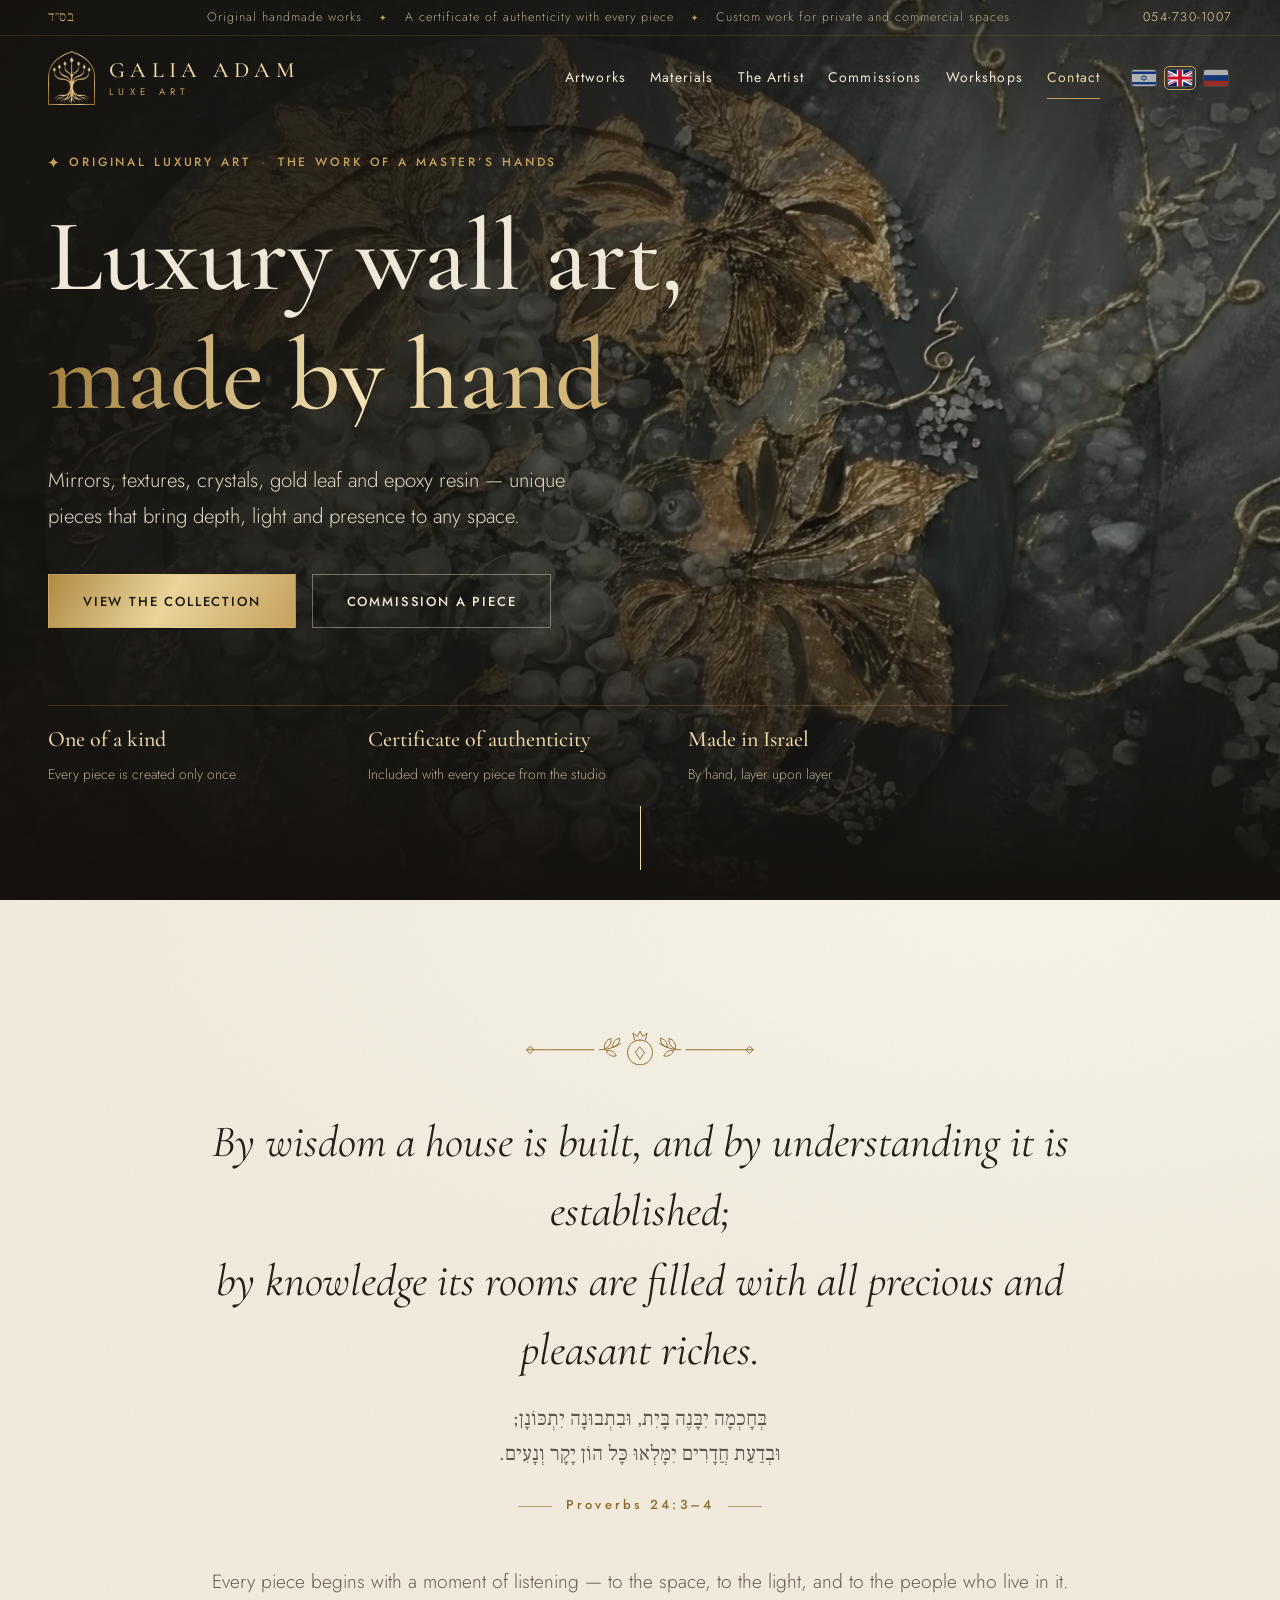
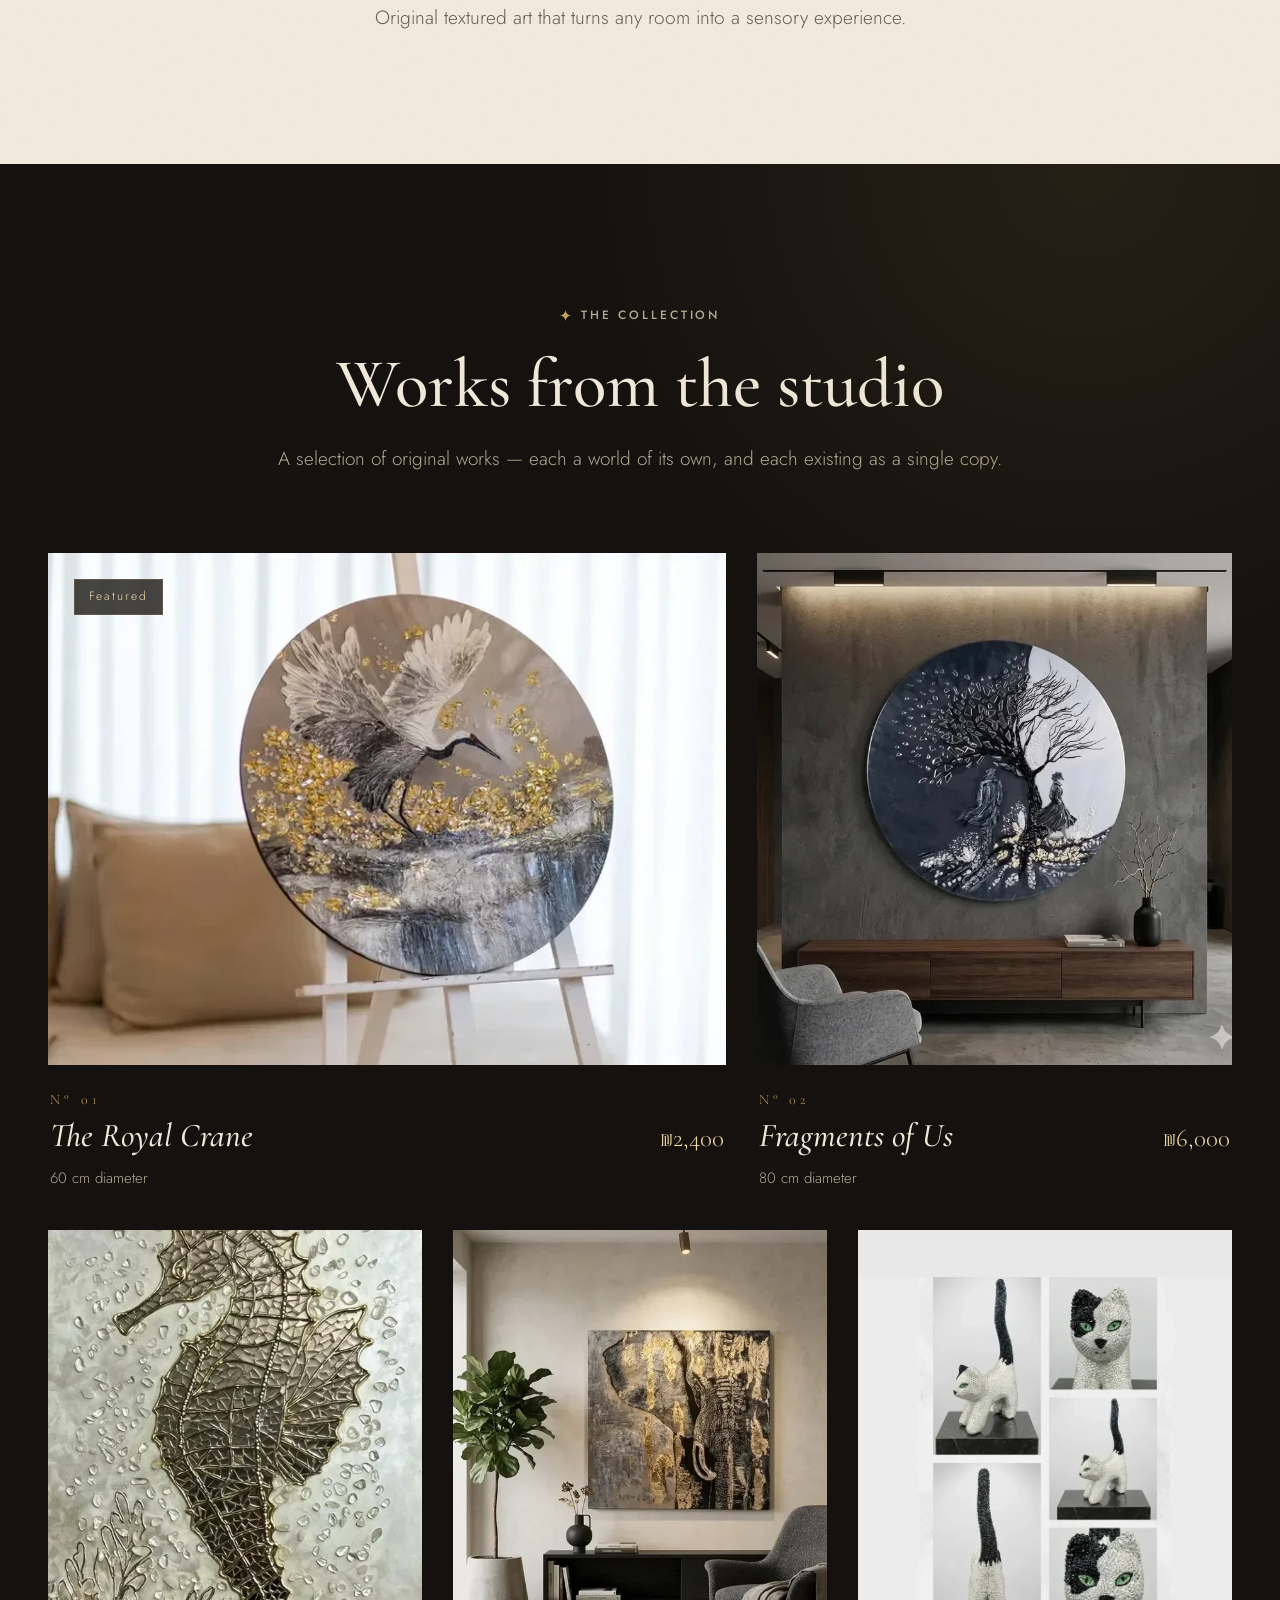
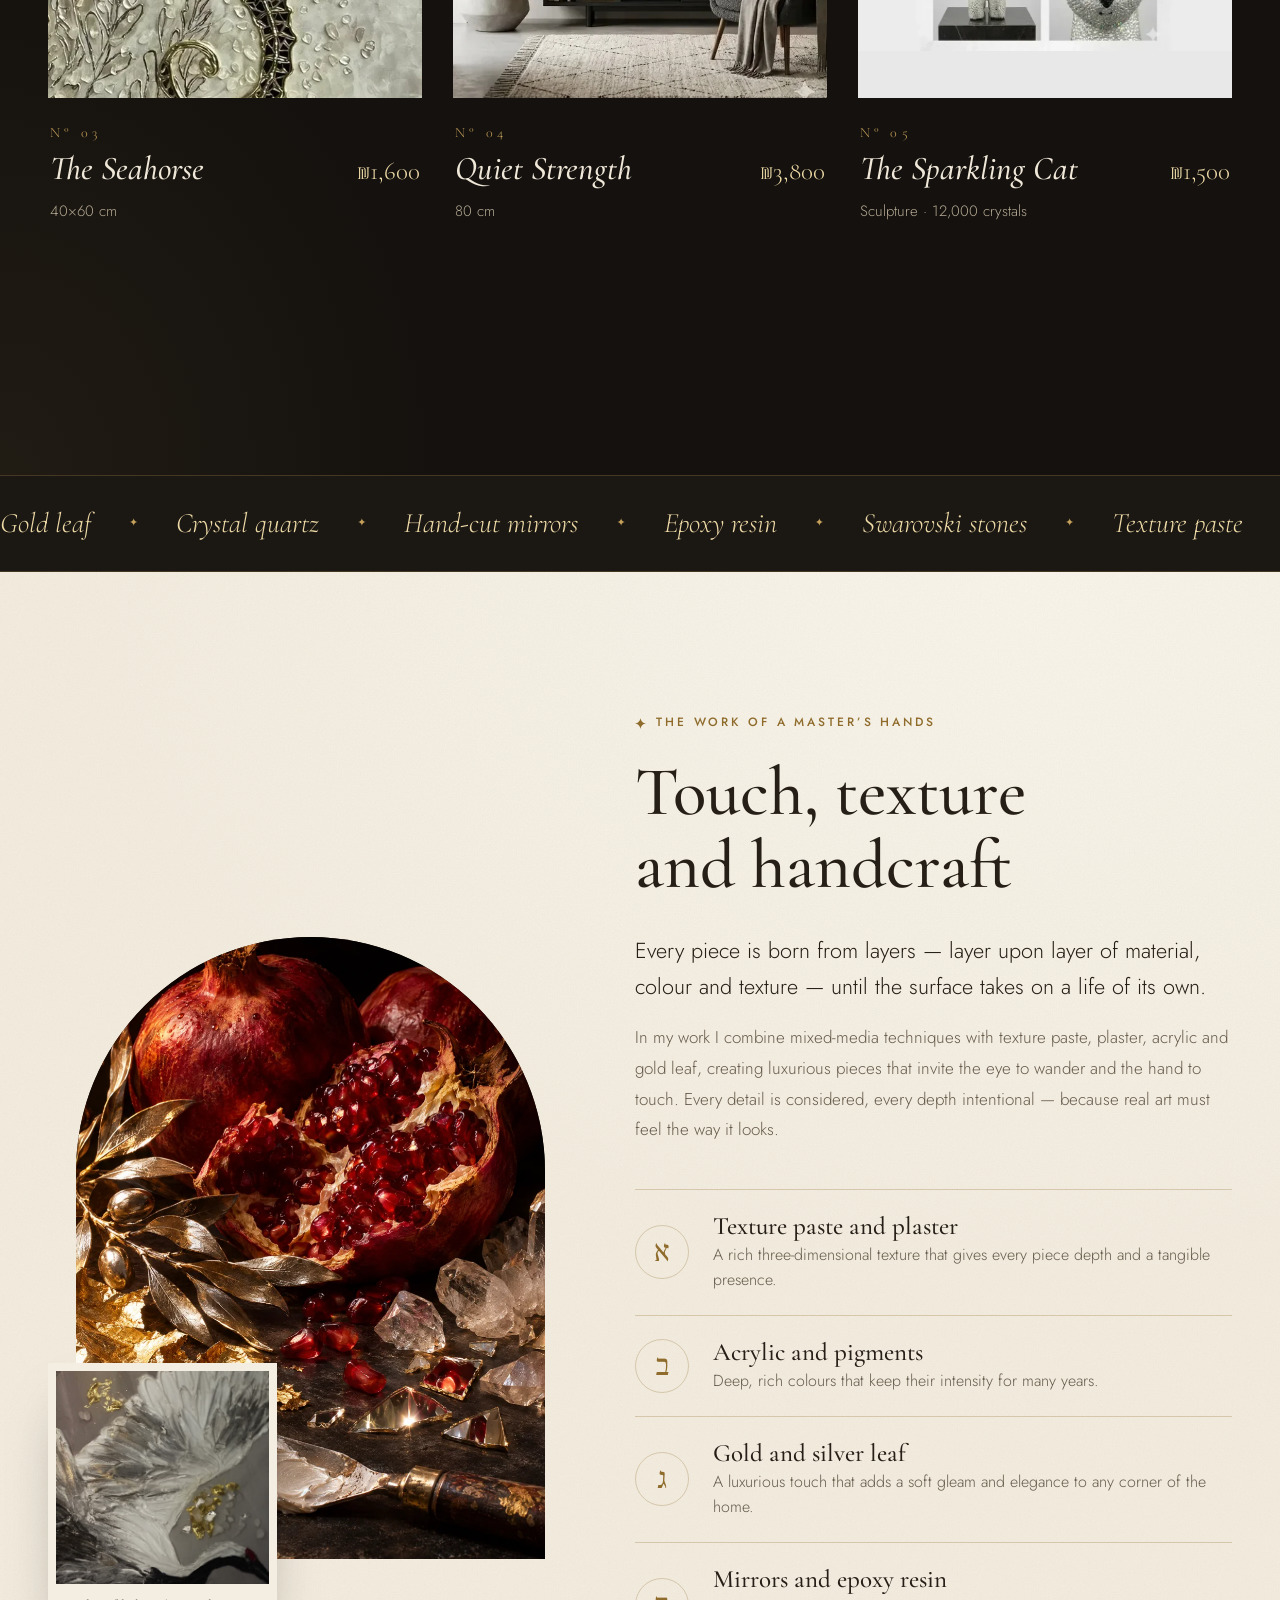
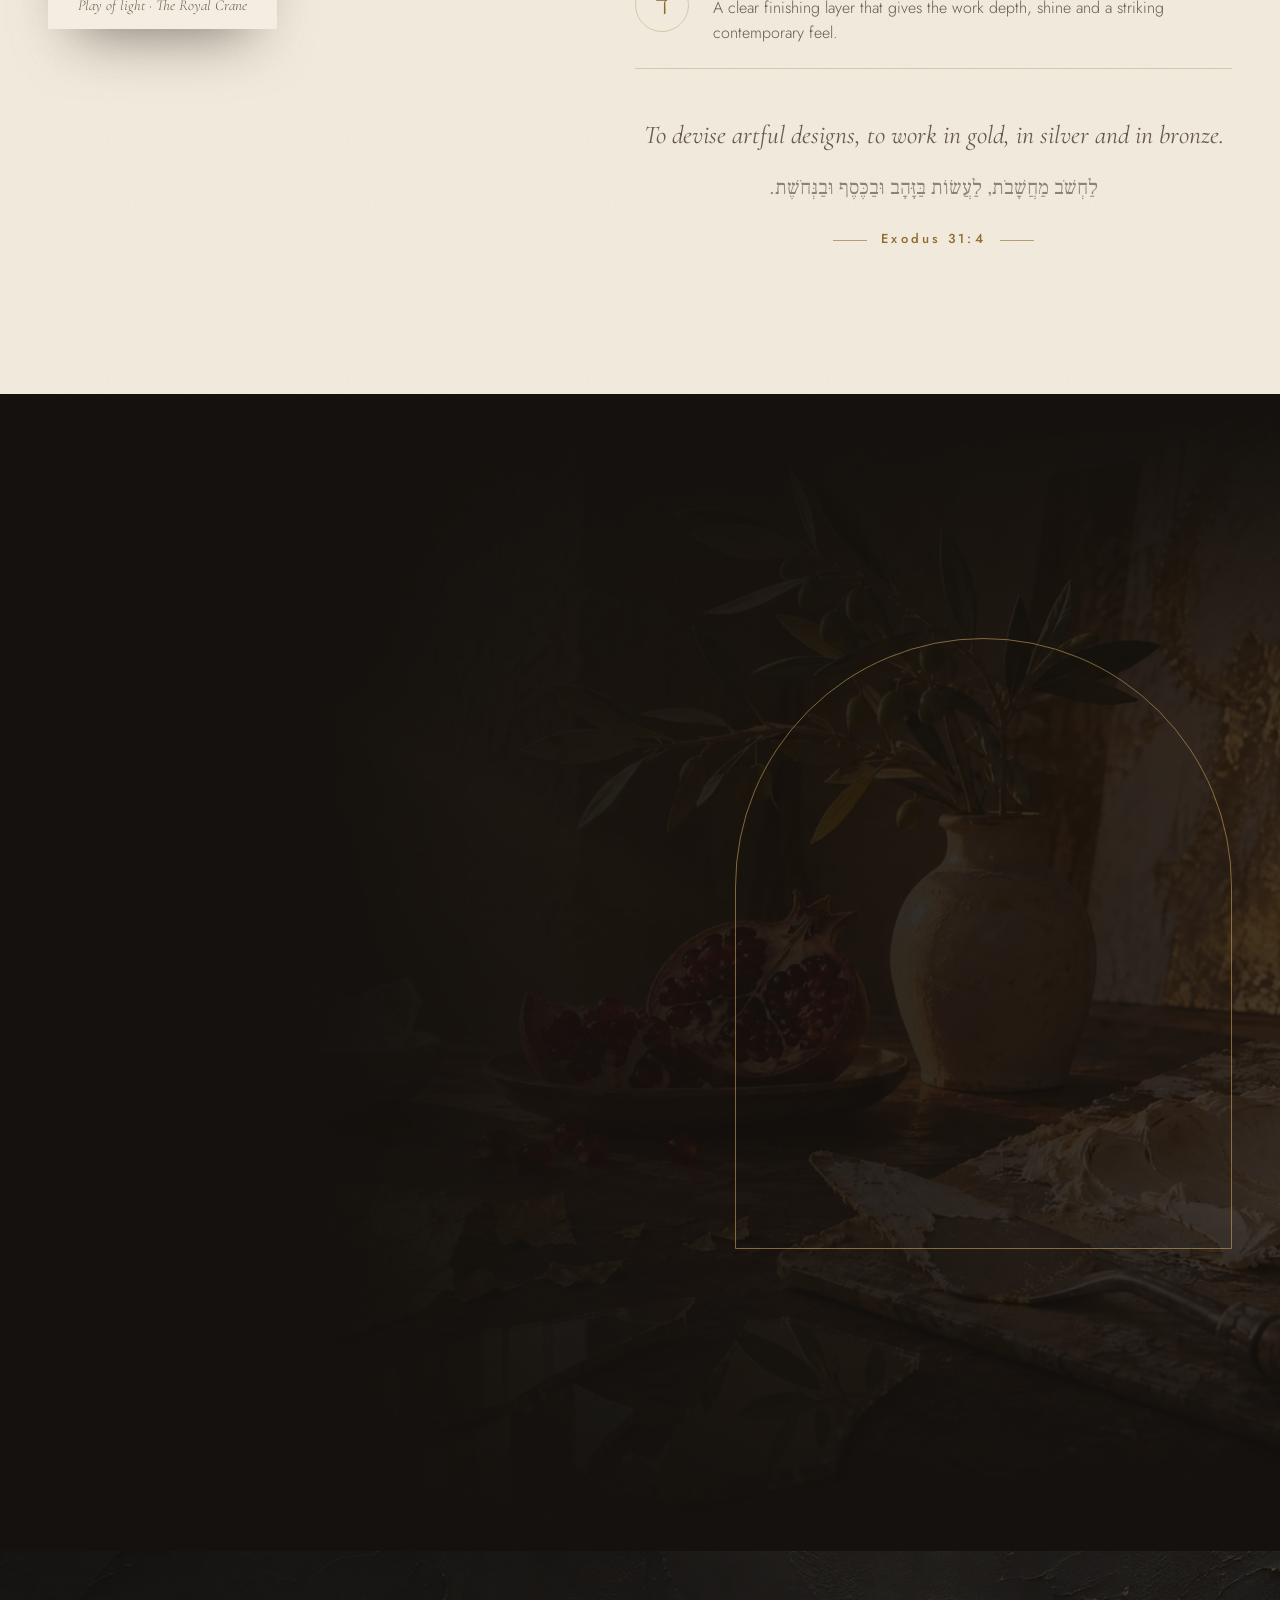
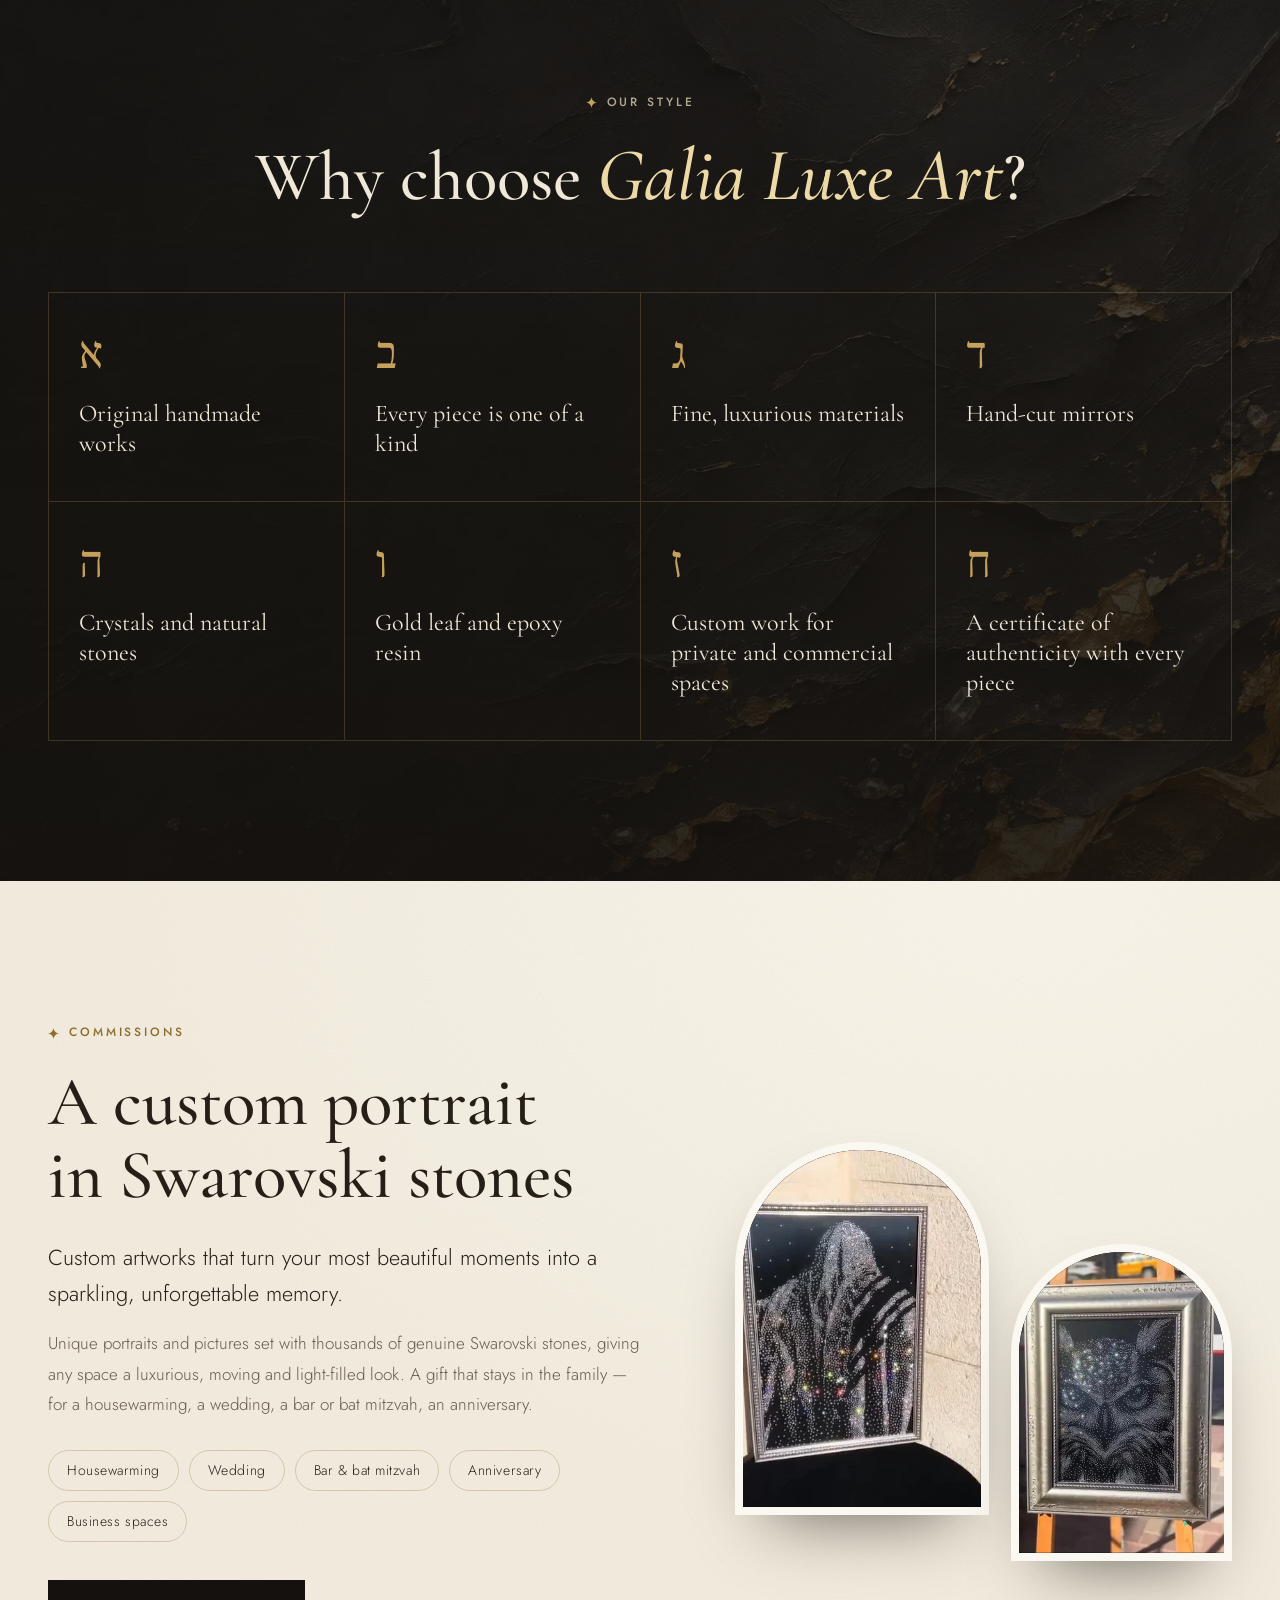
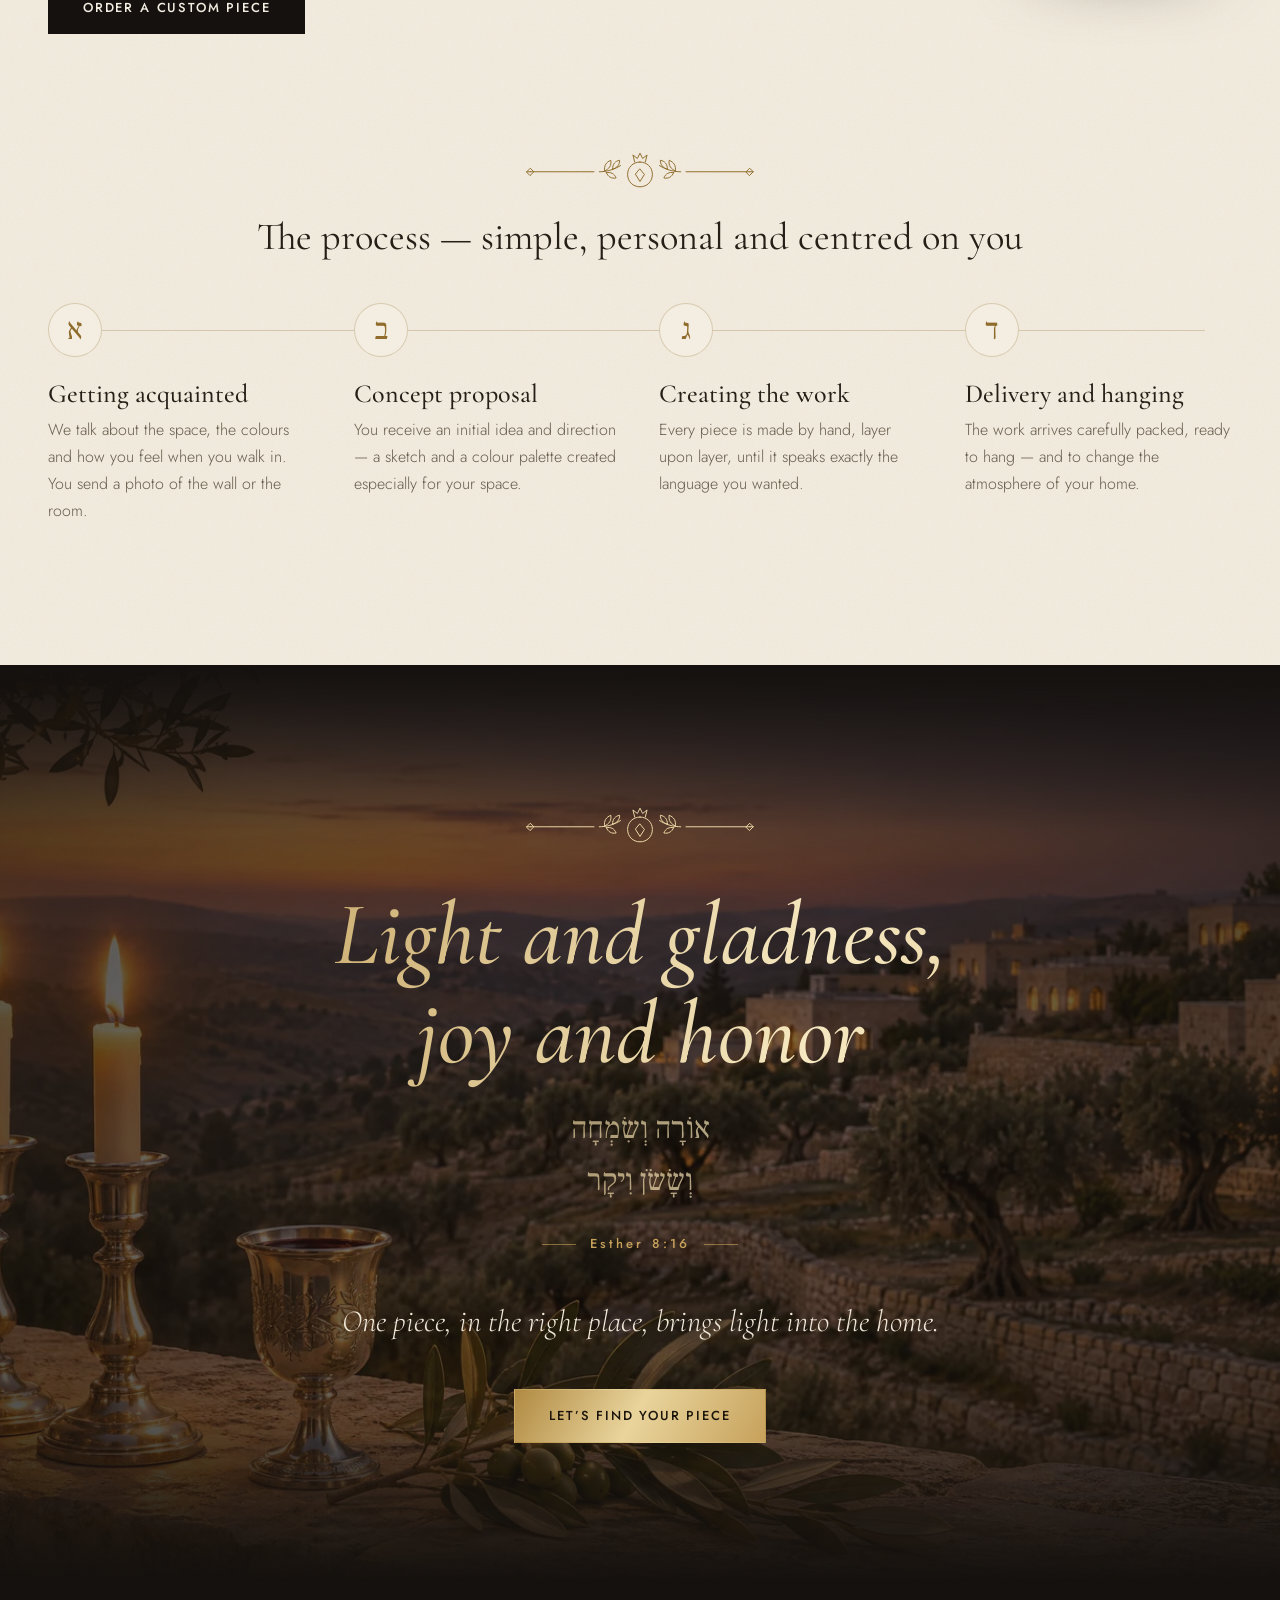
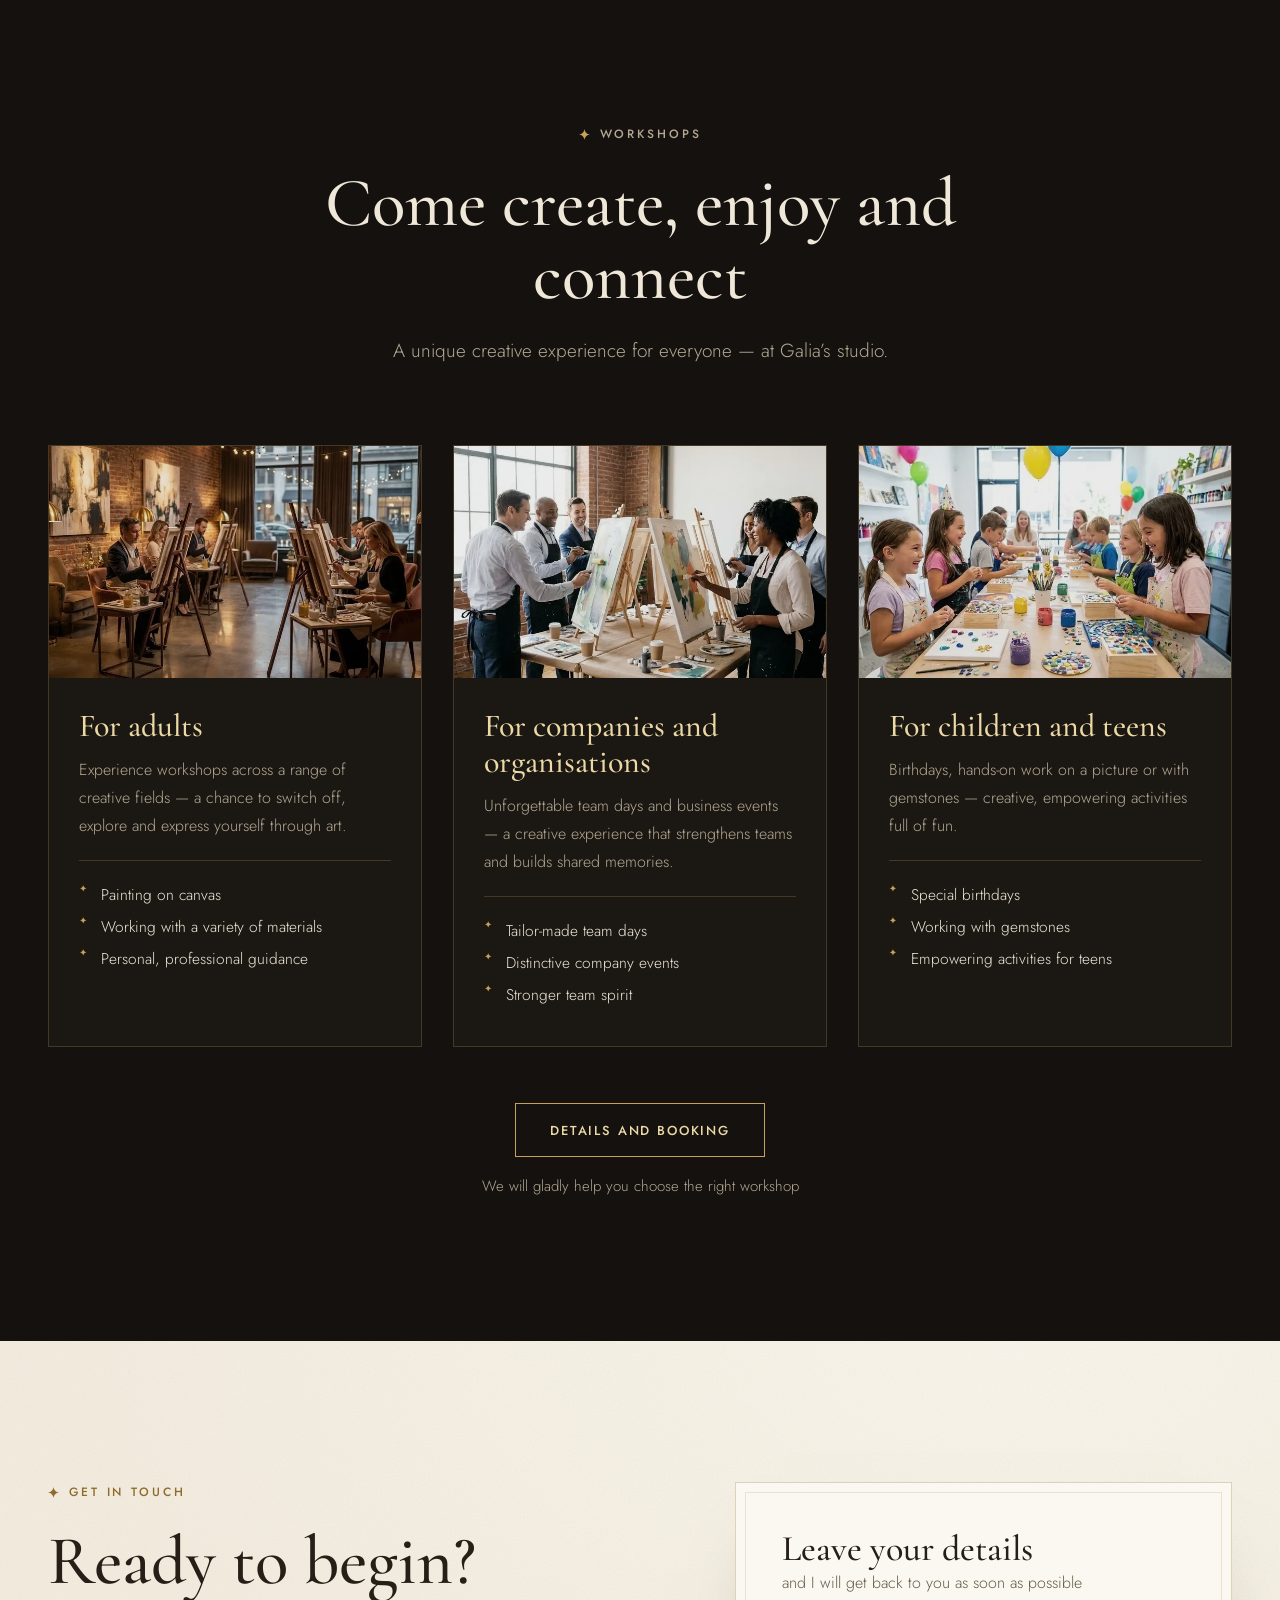
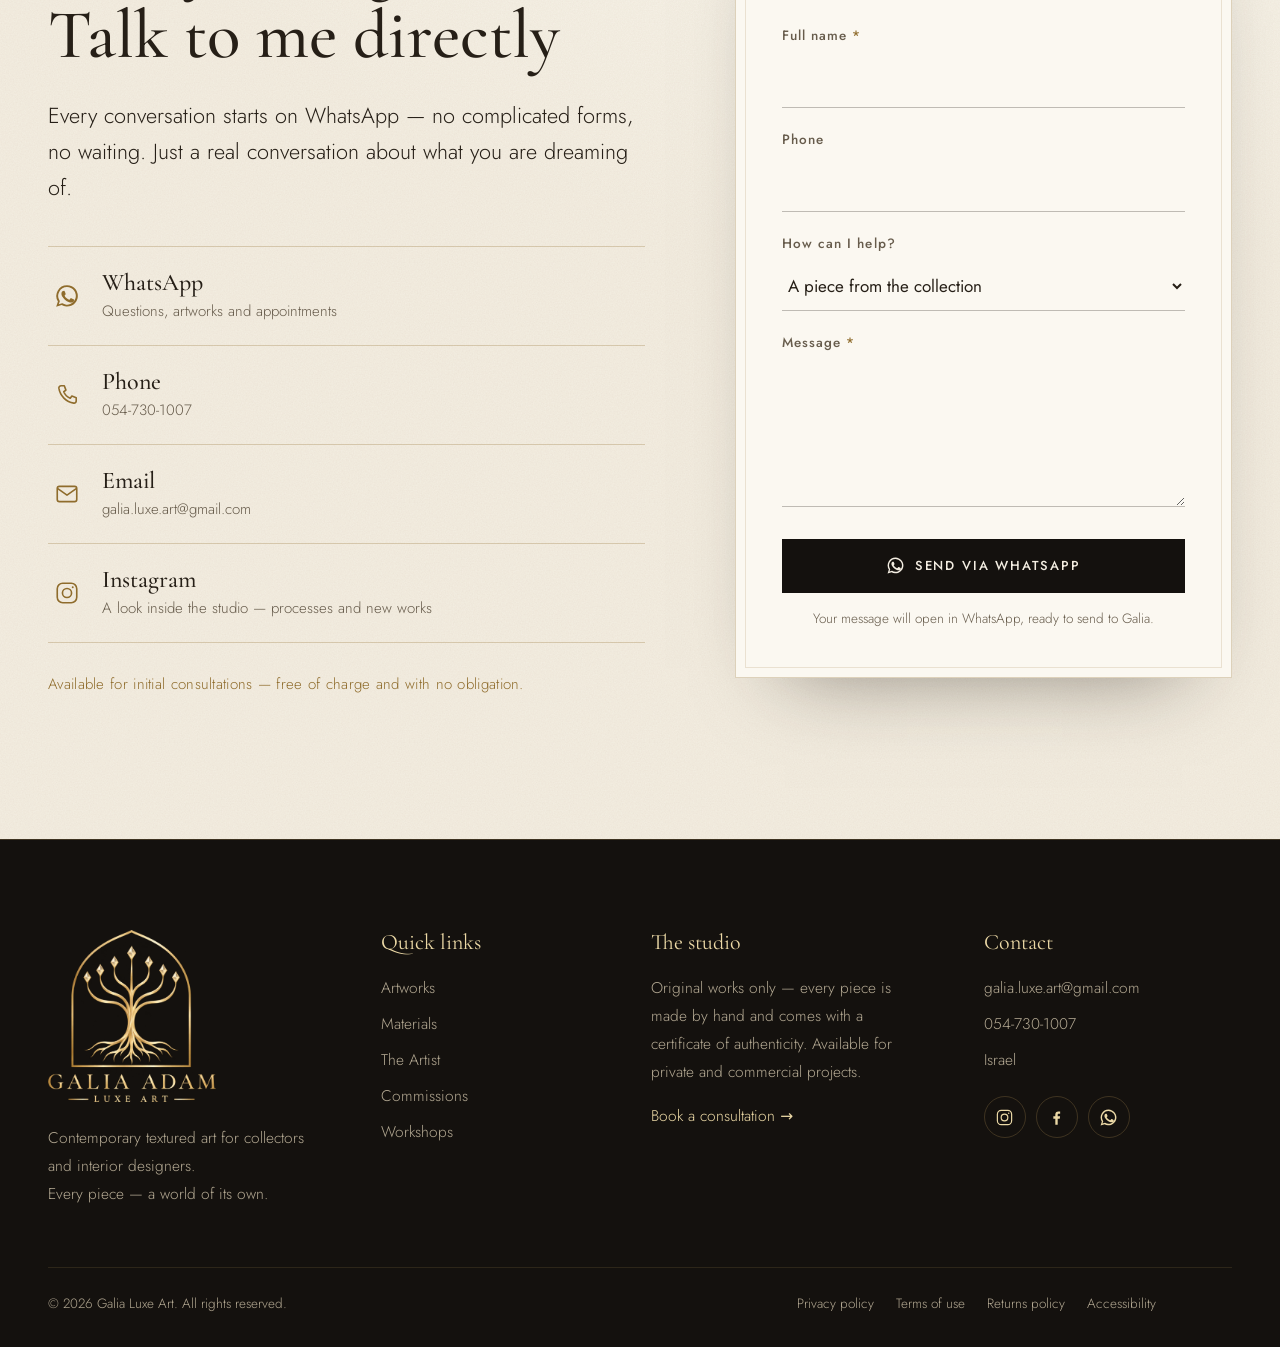
<file: en/index.html>
<!doctype html>
<html lang="en" dir="ltr" data-root="../">
<head>
<meta charset="utf-8">
<meta name="viewport" content="width=device-width, initial-scale=1, viewport-fit=cover">
<title>Galia Adam — Luxe Art | Handcrafted luxury wall art</title>
<meta name="description" content="Handcrafted luxury wall art by the artist Galia Adam — mirrors, textures, crystals, gold leaf and epoxy resin. Original one-of-a-kind pieces, each with a certificate of authenticity.">
<meta name="theme-color" content="#14110e">
<meta name="robots" content="noindex">
<meta property="og:title" content="Galia Adam — Luxe Art">
<meta property="og:description" content="Handcrafted luxury wall art — mirrors, crystals, gold leaf and epoxy resin. Every piece is one of a kind.">
<meta property="og:type" content="website">
<meta property="og:locale" content="en_US">
<meta property="og:image" content="../assets/img/og.jpg">
<link rel="icon" type="image/png" sizes="32x32" href="../assets/brand/icon-32.png">
<link rel="apple-touch-icon" href="../assets/brand/icon-180.png">
<link rel="preconnect" href="https://fonts.googleapis.com">
<link rel="preconnect" href="https://fonts.gstatic.com" crossorigin>
<link href="https://fonts.googleapis.com/css2?family=Cormorant+Garamond:ital,wght@0,400;0,500;0,600;1,400;1,500&family=Frank+Ruhl+Libre:wght@300;400;500;700&family=Heebo:wght@300;400;500;600&family=Jost:wght@300;400;500&display=swap" rel="stylesheet">
<link rel="preload" as="image" href="../assets/img/hero-poster.jpg">
<link rel="stylesheet" href="../css/style.css">
<script>document.documentElement.classList.add('js');(function(){try{var s=localStorage.getItem('gla-lang');if('en'==='he'&&!s&&/^ru/i.test(navigator.language||'')){location.replace('ru/'+location.hash)}}catch(e){}})();</script>
</head>
<body>

<!-- Shared ornaments -->
<svg width="0" height="0" style="position:absolute" aria-hidden="true" focusable="false">
  <symbol id="orn-rimon" viewBox="0 0 260 44">
    <g fill="none" stroke="currentColor" stroke-width="1.1" stroke-linecap="round" stroke-linejoin="round">
      <path d="M6 24h72M182 24h72"/>
      <path d="M6 24l-4 0M254 24l4 0"/>
      <path d="M2 24l4-4 4 4-4 4zM250 24l4-4 4 4-4 4z"/>
      <!-- olive sprigs -->
      <path d="M84 24c8 0 16-2 24-7"/>
      <path d="M90 23c-1-6 2-10 7-12 1 6-2 10-7 12z"/>
      <path d="M99 21c0-6 3-9 8-10 0 5-3 9-8 10z"/>
      <path d="M92 25c2 5 6 7 11 6-2-5-6-7-11-6z"/>
      <path d="M176 24c-8 0-16-2-24-7"/>
      <path d="M170 23c1-6-2-10-7-12-1 6 2 10 7 12z"/>
      <path d="M161 21c0-6-3-9-8-10 0 5 3 9 8 10z"/>
      <path d="M168 25c-2 5-6 7-11 6 2-5 6-7 11-6z"/>
      <!-- pomegranate -->
      <path d="M130 13c-8 0-14 6-14 14s6 14 14 14 14-6 14-14-6-14-14-14z"/>
      <path d="M124 13l-2-8 5 4 3-6 3 6 5-4-2 8"/>
      <path d="M130 21l5 6-5 8-5-8z"/>
    </g>
  </symbol>
  <symbol id="orn-spark" viewBox="0 0 24 24">
    <path fill="currentColor" d="M12 0c.6 6.300 5.700 11.400 12 12-6.300.6-11.400 5.700-12 12-.6-6.300-5.700-11.400-12-12C6.300 11.400 11.400 6.300 12 0z"/>
  </symbol>
  <symbol id="ic-wa" viewBox="0 0 24 24">
    <path fill="currentColor" d="M12.040 2a9.900 9.900 0 0 0-8.430 15.100L2 22l5.050-1.580A9.900 9.900 0 1 0 12.040 2zm0 1.800a8.100 8.100 0 1 1-4.300 14.970l-.300-.190-3 .940.960-2.900-.200-.310A8.100 8.100 0 0 1 12.040 3.800zM8.600 7.300c-.190 0-.500.070-.760.360-.260.290-1 .980-1 2.380s1.020 2.760 1.170 2.950c.140.190 2 3.170 4.930 4.320 2.440.960 2.930.770 3.460.720.530-.050 1.700-.700 1.940-1.370.240-.670.240-1.250.170-1.370-.070-.120-.260-.190-.550-.340-.290-.140-1.700-.840-1.970-.940-.260-.100-.460-.140-.650.150-.190.290-.740.940-.910 1.130-.170.190-.340.220-.620.070-.290-.140-1.220-.450-2.320-1.430-.860-.770-1.440-1.710-1.610-2-.170-.290-.020-.450.130-.590.130-.130.290-.340.430-.500.140-.170.190-.290.290-.480.100-.190.050-.360-.020-.500-.070-.150-.640-1.570-.890-2.150-.230-.550-.470-.480-.650-.490z"/>
  </symbol>
  <symbol id="ic-ig" viewBox="0 0 24 24">
    <g fill="none" stroke="currentColor" stroke-width="1.500"><rect x="3" y="3" width="18" height="18" rx="5"/><circle cx="12" cy="12" r="4.200"/><circle cx="17.300" cy="6.700" r=".900" fill="currentColor" stroke="none"/></g>
  </symbol>
  <symbol id="ic-fb" viewBox="0 0 24 24">
    <path fill="currentColor" d="M13.500 21v-7.500h2.600l.400-3h-3V8.600c0-.870.250-1.460 1.500-1.460h1.600V4.460A21 21 0 0 0 14.300 4.300c-2.300 0-3.800 1.400-3.800 3.900v2.300H8v3h2.500V21z"/>
  </symbol>
  <symbol id="ic-mail" viewBox="0 0 24 24">
    <g fill="none" stroke="currentColor" stroke-width="1.500" stroke-linejoin="round"><rect x="3" y="5" width="18" height="14" rx="2"/><path d="M3.500 7l8.500 6 8.500-6"/></g>
  </symbol>
  <symbol id="ic-phone" viewBox="0 0 24 24">
    <path fill="none" stroke="currentColor" stroke-width="1.500" stroke-linejoin="round" d="M6.500 3.500h3l1.500 4-2 1.500a11 11 0 0 0 6 6l1.500-2 4 1.500v3a2 2 0 0 1-2.200 2A16.500 16.500 0 0 1 4.500 5.700a2 2 0 0 1 2-2.200z"/>
  </symbol>
  <symbol id="ic-arrow" viewBox="0 0 24 24">
    <path fill="none" stroke="currentColor" stroke-width="1.400" stroke-linecap="round" stroke-linejoin="round" d="M20 12H4m6-6l-6 6 6 6"/>
  </symbol>
</svg>

<a class="skip" href="#main">Skip to main content</a>

<div class="preloader" id="preloader" aria-hidden="true">
  <img src="../assets/brand/logo-mark.webp" alt="" width="453" height="520">
  <span class="preloader__line"></span>
</div>

<div class="progress" id="progress" aria-hidden="true"></div>

<!-- ======================= HEADER ======================= -->
<header class="site-header" id="header">
  <div class="topbar">
    <div class="wrap topbar__in">
      <span class="topbar__bsd" title="With the help of Heaven">בס״ד</span>
      <span class="topbar__msg">Original handmade works <i>✦</i> A certificate of authenticity with every piece <i>✦</i> Custom work for private and commercial spaces</span>
      <span class="topbar__end"><div class="lang lang--top" role="group" aria-label="Language">
        <a href="../" hreflang="he" data-l="he" lang="he" title="עברית" aria-label="עברית"><img src="../assets/flags/il.svg" alt="" width="24" height="16"></a>
        <a href="./" hreflang="en" data-l="en" aria-current="true" lang="en" title="English" aria-label="English"><img src="../assets/flags/gb.svg" alt="" width="24" height="16"></a>
        <a href="../ru/" hreflang="ru" data-l="ru" lang="ru" title="Русский" aria-label="Русский"><img src="../assets/flags/ru.svg" alt="" width="24" height="16"></a>
      </div>
      <a class="topbar__tel" href="tel:+972547301007" dir="ltr">054-730-1007</a></span>
    </div>
  </div>
  <div class="wrap nav">
    <a class="brand" href="#top" aria-label="Galia Adam Luxe Art — back to top">
      <img src="../assets/brand/logo-mark.webp" alt="" width="453" height="520">
      <span class="brand__txt" dir="ltr"><b>GALIA ADAM</b><small>LUXE ART</small></span>
    </a>
    <nav class="menu" id="menu" aria-label="Main navigation">
      <a href="#collection">Artworks</a>
      <a href="#craft">Materials</a>
      <a href="#artist">The Artist</a>
      <a href="#custom">Commissions</a>
      <a href="#workshops">Workshops</a>
      <a href="#contact">Contact</a>
      <a class="btn btn--gold menu__cta" href="#contact">Book a consultation</a>
      <div class="lang lang--menu" role="group" aria-label="Language">
        <a href="../" hreflang="he" data-l="he" lang="he" title="עברית" aria-label="עברית"><img src="../assets/flags/il.svg" alt="" width="24" height="16"></a>
        <a href="./" hreflang="en" data-l="en" aria-current="true" lang="en" title="English" aria-label="English"><img src="../assets/flags/gb.svg" alt="" width="24" height="16"></a>
        <a href="../ru/" hreflang="ru" data-l="ru" lang="ru" title="Русский" aria-label="Русский"><img src="../assets/flags/ru.svg" alt="" width="24" height="16"></a>
      </div>
    </nav>
    <div class="lang lang--nav" role="group" aria-label="Language">
        <a href="../" hreflang="he" data-l="he" lang="he" title="עברית" aria-label="עברית"><img src="../assets/flags/il.svg" alt="" width="24" height="16"></a>
        <a href="./" hreflang="en" data-l="en" aria-current="true" lang="en" title="English" aria-label="English"><img src="../assets/flags/gb.svg" alt="" width="24" height="16"></a>
        <a href="../ru/" hreflang="ru" data-l="ru" lang="ru" title="Русский" aria-label="Русский"><img src="../assets/flags/ru.svg" alt="" width="24" height="16"></a>
      </div>
    <a class="btn btn--line nav__cta" href="#contact">Book a consultation</a>
    <button class="burger" id="burger" aria-label="Open menu" aria-expanded="false" aria-controls="menu"><span></span><span></span></button>
  </div>
</header>

<main id="main">

<!-- ======================= HERO ======================= -->
<section class="hero" id="top">
  <div class="hero__media" aria-hidden="true">
    <video class="hero__video" id="heroVideo" muted loop playsinline preload="metadata" poster="../assets/img/hero-poster.jpg" data-autoplay>
      <source src="../assets/video/hero.mp4" type="video/mp4">
    </video>
    <canvas class="hero__dust" id="dust"></canvas>
    <div class="hero__veil"></div>
  </div>

  <div class="wrap hero__in">
    <p class="eyebrow hero__eyebrow"><svg class="spark"><use href="#orn-spark"/></svg> Original luxury art <span>·</span> The work of a master’s hands</p>
    <h1 class="hero__title">
      <span class="line"><span>Luxury wall art,</span></span>
      <span class="line"><span class="gold-text">made by hand</span></span>
    </h1>
    <p class="hero__lead">Mirrors, textures, crystals, gold leaf and epoxy resin — unique pieces that bring depth, light and presence to any space.</p>
    <div class="hero__actions">
      <a class="btn btn--gold" href="#collection">View the collection</a>
      <a class="btn btn--ghost" href="#custom">Commission a piece</a>
    </div>
    <ul class="hero__marks">
      <li><b>One of a kind</b><span>Every piece is created only once</span></li>
      <li><b>Certificate of authenticity</b><span>Included with every piece from the studio</span></li>
      <li><b>Made in Israel</b><span>By hand, layer upon layer</span></li>
    </ul>
  </div>

  <a class="hero__scroll" href="#verse" aria-label="Scroll down"><span></span></a>
</section>

<!-- ======================= VERSE ======================= -->
<section class="verse stone" id="verse">
  <div class="wrap verse__in">
    <svg class="orn" data-reveal><use href="#orn-rimon"/></svg>
    <blockquote class="pasuk" data-reveal>
      <p>By wisdom a house is built, and by understanding it is established;<br>by knowledge its rooms are filled with all precious and pleasant riches.</p><p class="pasuk__src" lang="he" dir="rtl">בְּחָכְמָה יִבָּנֶה בָּיִת, וּבִתְבוּנָה יִתְכּוֹנָן;<br>וּבְדַעַת חֲדָרִים יִמָּלְאוּ כָּל הוֹן יָקָר וְנָעִים.</p>
      <cite>Proverbs 24:3–4</cite>
    </blockquote>
    <p class="verse__txt" data-reveal>Every piece begins with a moment of listening — to the space, to the light, and to the people who live in it.<br>Original textured art that turns any room into a sensory experience.</p>
  </div>
</section>

<!-- ======================= COLLECTION ======================= -->
<section class="collection dark" id="collection">
  <div class="wrap">
    <header class="sec-head" data-reveal>
      <p class="eyebrow"><svg class="spark"><use href="#orn-spark"/></svg> The collection</p>
      <h2>Works from the studio</h2>
      <p class="sec-head__sub">A selection of original works — each a world of its own, and each existing as a single copy.</p>
    </header>
    <div class="grid" id="grid"><!-- rendered by js/main.js --></div>
    <p class="collection__note" data-reveal>Haven’t found the piece you were dreaming of? <a href="#custom">One can be created just for you →</a></p>
  </div>
</section>

<!-- ======================= MARQUEE ======================= -->
<div class="marquee" aria-hidden="true">
  <div class="marquee__track">
    <span>Gold leaf</span><i>✦</i><span>Crystal quartz</span><i>✦</i><span>Hand-cut mirrors</span><i>✦</i><span>Epoxy resin</span><i>✦</i><span>Swarovski stones</span><i>✦</i><span>Texture paste</span><i>✦</i><span>Natural stones</span><i>✦</i>
    <span>Gold leaf</span><i>✦</i><span>Crystal quartz</span><i>✦</i><span>Hand-cut mirrors</span><i>✦</i><span>Epoxy resin</span><i>✦</i><span>Swarovski stones</span><i>✦</i><span>Texture paste</span><i>✦</i><span>Natural stones</span><i>✦</i>
  </div>
</div>

<!-- ======================= CRAFT ======================= -->
<section class="craft stone" id="craft">
  <div class="wrap craft__in">
    <div class="craft__visual">
      <figure class="arch arch--tall" data-reveal="mask">
        <img src="../assets/img/stilllife.webp" alt="Still life: pomegranates, gold leaf, crystals and a palette knife — the materials the works are born from" width="1120" height="1400" loading="lazy" data-parallax="0.060">
      </figure>
      <figure class="craft__clip" data-reveal>
        <video muted loop playsinline preload="none" poster="../assets/img/detail-poster.jpg" data-autoplay aria-label="Close-up of The Royal Crane — light moving across the crystals and the gold">
          <source src="../assets/video/detail.mp4" type="video/mp4">
        </video>
        <figcaption>Play of light · The Royal Crane</figcaption>
      </figure>
    </div>
    <div class="craft__copy">
      <p class="eyebrow" data-reveal><svg class="spark"><use href="#orn-spark"/></svg> The work of a master’s hands</p>
      <h2 data-reveal>Touch, texture<br>and handcraft</h2>
      <p class="lead" data-reveal>Every piece is born from layers — layer upon layer of material, colour and texture — until the surface takes on a life of its own.</p>
      <p data-reveal>In my work I combine mixed-media techniques with texture paste, plaster, acrylic and gold leaf, creating luxurious pieces that invite the eye to wander and the hand to touch. Every detail is considered, every depth intentional — because real art must feel the way it looks.</p>
      <ol class="materials">
        <li data-reveal><span class="ot">א</span><div><h3>Texture paste and plaster</h3><p>A rich three-dimensional texture that gives every piece depth and a tangible presence.</p></div></li>
        <li data-reveal><span class="ot">ב</span><div><h3>Acrylic and pigments</h3><p>Deep, rich colours that keep their intensity for many years.</p></div></li>
        <li data-reveal><span class="ot">ג</span><div><h3>Gold and silver leaf</h3><p>A luxurious touch that adds a soft gleam and elegance to any corner of the home.</p></div></li>
        <li data-reveal><span class="ot">ד</span><div><h3>Mirrors and epoxy resin</h3><p>A clear finishing layer that gives the work depth, shine and a striking contemporary feel.</p></div></li>
      </ol>
      <blockquote class="pasuk pasuk--sm" data-reveal>
        <p>To devise artful designs, to work in gold, in silver and in bronze.</p><p class="pasuk__src" lang="he" dir="rtl">לַחְשֹׁב מַחֲשָׁבֹת, לַעֲשׂוֹת בַּזָּהָב וּבַכֶּסֶף וּבַנְּחֹשֶׁת.</p>
        <cite>Exodus 31:4</cite>
      </blockquote>
    </div>
  </div>
</section>

<!-- ======================= ARTIST ======================= -->
<section class="artist dark" id="artist">
  <div class="artist__bg" aria-hidden="true">
    <video muted loop playsinline preload="none" poster="../assets/img/studio.webp" data-autoplay>
      <source src="../assets/video/studio.mp4" type="video/mp4">
    </video>
  </div>
  <div class="wrap artist__in">
    <div class="artist__portrait">
      <figure class="arch arch--frame" data-reveal="mask">
        <img src="../assets/img/galia.webp" alt="The artist Galia Adam holding paintbrushes" width="600" height="600" loading="lazy">
      </figure>
      <figure class="artist__second" data-reveal>
        <img src="../assets/img/galia-studio.webp" alt="Galia Adam beside her grape-cluster artwork" width="800" height="447" loading="lazy">
      </figure>
    </div>
    <div class="artist__copy">
      <p class="eyebrow" data-reveal><svg class="spark"><use href="#orn-spark"/></svg> About the artist</p>
      <h2 data-reveal>Galia Adam</h2>
      <p class="lead" data-reveal>An artist specialising in handcrafted luxury decorative art.</p>
      <p data-reveal>My works combine textures, mirrors, crystals, natural stones, gold leaf and epoxy resin to create a unique play of light and depth. Every piece is built up in many layers and shaped with thought for the connection between art, material and emotion.</p>
      <p data-reveal>I believe every piece should be not only beautiful, but present, moving and unforgettable. Real art does not explain itself — it invites you to step inside, to touch, to breathe. Every work that leaves the studio carries layers of intention, of beauty built slowly, of a luxury you feel before you see.</p>
      <p data-reveal>The works are made in Israel for homes, offices and spaces looking for distinctive art with real presence.</p>
      <figure class="quote" data-reveal>
        <blockquote>“Good art does not decorate a room — it changes its energy. It tells a story you cannot stop listening to.”</blockquote>
        <figcaption>— Galia, maker and artist</figcaption>
      </figure>
      <blockquote class="pasuk pasuk--sm pasuk--start" data-reveal>
        <p>And every wise-hearted woman spun with her own hands.</p><p class="pasuk__src" lang="he" dir="rtl">וְכָל אִשָּׁה חַכְמַת לֵב — בְּיָדֶיהָ טָווּ.</p>
        <cite>Exodus 35:25</cite>
      </blockquote>
    </div>
  </div>
</section>

<!-- ======================= WHY ======================= -->
<section class="why dark dark--tex" id="why">
  <div class="wrap">
    <header class="sec-head" data-reveal>
      <p class="eyebrow"><svg class="spark"><use href="#orn-spark"/></svg> Our style</p>
      <h2>Why choose <span dir="ltr" class="latin-name">Galia Luxe Art</span>?</h2>
    </header>
    <ul class="why__grid">
      <li data-reveal><span class="ot">א</span><h3>Original handmade works</h3></li>
      <li data-reveal><span class="ot">ב</span><h3>Every piece is one of a kind</h3></li>
      <li data-reveal><span class="ot">ג</span><h3>Fine, luxurious materials</h3></li>
      <li data-reveal><span class="ot">ד</span><h3>Hand-cut mirrors</h3></li>
      <li data-reveal><span class="ot">ה</span><h3>Crystals and natural stones</h3></li>
      <li data-reveal><span class="ot">ו</span><h3>Gold leaf and epoxy resin</h3></li>
      <li data-reveal><span class="ot">ז</span><h3>Custom work for private and commercial spaces</h3></li>
      <li data-reveal><span class="ot">ח</span><h3>A certificate of authenticity with every piece</h3></li>
    </ul>
  </div>
</section>

<!-- ======================= CUSTOM ======================= -->
<section class="custom stone" id="custom">
  <div class="wrap">
    <div class="custom__top">
      <div class="custom__copy">
        <p class="eyebrow" data-reveal><svg class="spark"><use href="#orn-spark"/></svg> Commissions</p>
        <h2 data-reveal>A custom portrait<br>in Swarovski stones</h2>
        <p class="lead" data-reveal>Custom artworks that turn your most beautiful moments into a sparkling, unforgettable memory.</p>
        <p data-reveal>Unique portraits and pictures set with thousands of genuine Swarovski stones, giving any space a luxurious, moving and light-filled look. A gift that stays in the family — for a housewarming, a wedding, a bar or bat mitzvah, an anniversary.</p>
        <ul class="chips" data-reveal aria-label="Occasions">
          <li>Housewarming</li><li>Wedding</li><li>Bar & bat mitzvah</li><li>Anniversary</li><li>Business spaces</li>
        </ul>
        <a class="btn btn--dark" data-reveal data-wa="Hello Galia, I would love to hear about commissioning a custom piece." href="#contact">Order a custom piece</a>
      </div>
      <div class="custom__visual">
        <figure class="arch arch--frame arch--a" data-reveal="mask">
          <img src="../assets/img/custom-tallit.webp" alt="Custom Swarovski-stone portrait: a figure wrapped in a tallit" width="355" height="512" loading="lazy">
        </figure>
        <figure class="arch arch--frame arch--b" data-reveal="mask">
          <img src="../assets/img/custom-owl.webp" alt="Custom Swarovski-stone artwork: an owl" width="396" height="600" loading="lazy">
        </figure>
      </div>
    </div>

    <header class="sec-head sec-head--tight" data-reveal>
      <svg class="orn"><use href="#orn-rimon"/></svg>
      <h3 class="h-mid">The process — simple, personal and centred on you</h3>
    </header>
    <ol class="steps">
      <li data-reveal><span class="ot">א</span><h4>Getting acquainted</h4><p>We talk about the space, the colours and how you feel when you walk in. You send a photo of the wall or the room.</p></li>
      <li data-reveal><span class="ot">ב</span><h4>Concept proposal</h4><p>You receive an initial idea and direction — a sketch and a colour palette created especially for your space.</p></li>
      <li data-reveal><span class="ot">ג</span><h4>Creating the work</h4><p>Every piece is made by hand, layer upon layer, until it speaks exactly the language you wanted.</p></li>
      <li data-reveal><span class="ot">ד</span><h4>Delivery and hanging</h4><p>The work arrives carefully packed, ready to hang — and to change the atmosphere of your home.</p></li>
    </ol>
  </div>
</section>

<!-- ======================= LIGHT BAND ======================= -->
<section class="light" id="light">
  <div class="light__media" aria-hidden="true">
    <img src="../assets/img/erev.webp" alt="" width="1920" height="1086" loading="lazy" data-parallax="0.120">
    <video class="light__dust" muted loop playsinline preload="none" data-autoplay>
      <source src="../assets/video/dust.mp4" type="video/mp4">
    </video>
    <div class="light__veil"></div>
  </div>
  <div class="wrap light__in">
    <svg class="orn" data-reveal><use href="#orn-rimon"/></svg>
    <blockquote class="pasuk pasuk--xl" data-reveal>
      <p>Light and gladness,<br>joy and honor</p><p class="pasuk__src" lang="he" dir="rtl">אוֹרָה וְשִׂמְחָה<br>וְשָׂשֹׂן וִיקָר</p>
      <cite>Esther 8:16</cite>
    </blockquote>
    <p class="light__txt" data-reveal>One piece, in the right place, brings light into the home.</p>
    <a class="btn btn--gold" data-reveal href="#contact">Let’s find your piece</a>
  </div>
</section>

<!-- ======================= WORKSHOPS ======================= -->
<section class="workshops dark" id="workshops">
  <div class="wrap">
    <header class="sec-head" data-reveal>
      <p class="eyebrow"><svg class="spark"><use href="#orn-spark"/></svg> Workshops</p>
      <h2>Come create, enjoy and connect</h2>
      <p class="sec-head__sub">A unique creative experience for everyone — at Galia’s studio.</p>
    </header>
    <div class="ws">
      <article class="ws__card" data-reveal>
        <figure><img src="../assets/img/ws-adults.webp" alt="Painting workshop for adults" width="800" height="447" loading="lazy"></figure>
        <div class="ws__body">
          <h3>For adults</h3>
          <p>Experience workshops across a range of creative fields — a chance to switch off, explore and express yourself through art.</p>
          <ul><li>Painting on canvas</li><li>Working with a variety of materials</li><li>Personal, professional guidance</li></ul>
        </div>
      </article>
      <article class="ws__card" data-reveal>
        <figure><img src="../assets/img/ws-corporate.webp" alt="Creative workshop for companies and organisations" width="800" height="447" loading="lazy"></figure>
        <div class="ws__body">
          <h3>For companies and organisations</h3>
          <p>Unforgettable team days and business events — a creative experience that strengthens teams and builds shared memories.</p>
          <ul><li>Tailor-made team days</li><li>Distinctive company events</li><li>Stronger team spirit</li></ul>
        </div>
      </article>
      <article class="ws__card" data-reveal>
        <figure><img src="../assets/img/ws-kids.webp" alt="Creative workshop for children and teens" width="800" height="447" loading="lazy"></figure>
        <div class="ws__body">
          <h3>For children and teens</h3>
          <p>Birthdays, hands-on work on a picture or with gemstones — creative, empowering activities full of fun.</p>
          <ul><li>Special birthdays</li><li>Working with gemstones</li><li>Empowering activities for teens</li></ul>
        </div>
      </article>
    </div>
    <p class="ws__cta" data-reveal>
      <a class="btn btn--line" data-wa="Hello Galia, I would love more details about the workshops." href="#contact">Details and booking</a>
      <span>We will gladly help you choose the right workshop</span>
    </p>
  </div>
</section>

<!-- ======================= CONTACT ======================= -->
<section class="contact stone" id="contact">
  <div class="wrap contact__in">
    <div class="contact__copy">
      <p class="eyebrow" data-reveal><svg class="spark"><use href="#orn-spark"/></svg> Get in touch</p>
      <h2 data-reveal>Ready to begin?<br>Talk to me directly</h2>
      <p class="lead" data-reveal>Every conversation starts on WhatsApp — no complicated forms, no waiting. Just a real conversation about what you are dreaming of.</p>
      <ul class="channels">
        <li data-reveal><a data-wa="Hello Galia, I found you through the website and would love some advice." href="https://wa.me/972547301007" target="_blank" rel="noopener"><svg><use href="#ic-wa"/></svg><span><b>WhatsApp</b><small>Questions, artworks and appointments</small></span></a></li>
        <li data-reveal><a href="tel:+972547301007"><svg><use href="#ic-phone"/></svg><span><b>Phone</b><small dir="ltr">054-730-1007</small></span></a></li>
        <li data-reveal><a href="mailto:galia.luxe.art@gmail.com"><svg><use href="#ic-mail"/></svg><span><b>Email</b><small dir="ltr">galia.luxe.art@gmail.com</small></span></a></li>
        <li data-reveal><a href="https://instagram.com/galia_luxe_art" target="_blank" rel="noopener"><svg><use href="#ic-ig"/></svg><span><b>Instagram</b><small>A look inside the studio — processes and new works</small></span></a></li>
      </ul>
      <p class="contact__free" data-reveal>Available for initial consultations — free of charge and with no obligation.</p>
    </div>

    <form class="form" id="contactForm" data-reveal novalidate>
      <h3>Leave your details</h3>
      <p class="form__sub">and I will get back to you as soon as possible</p>
      <label>Full name <span aria-hidden="true">*</span>
        <input type="text" name="name" autocomplete="name" required>
      </label>
      <label>Phone
        <input type="tel" name="phone" autocomplete="tel" inputmode="tel" dir="ltr">
      </label>
      <label>How can I help?
        <select name="topic">
          <option>A piece from the collection</option>
          <option>Commission a piece</option>
          <option>A Swarovski-stone portrait</option>
          <option>Workshops</option>
          <option>Something else</option>
        </select>
      </label>
      <label>Message <span aria-hidden="true">*</span>
        <textarea name="message" rows="4" required></textarea>
      </label>
      <button class="btn btn--dark form__send" type="submit"><svg><use href="#ic-wa"/></svg> Send via WhatsApp</button>
      <p class="form__hint" id="formHint" role="status">Your message will open in WhatsApp, ready to send to Galia.</p>
    </form>
  </div>
</section>

</main>

<!-- ======================= FOOTER ======================= -->
<footer class="footer dark">
  <div class="wrap footer__in">
    <div class="footer__brand">
      <img src="../assets/brand/logo-full.webp" alt="Galia Adam — Luxe Art" width="900" height="921" loading="lazy">
      <p>Contemporary textured art for collectors and interior designers.<br>Every piece — a world of its own.</p>
    </div>
    <nav class="footer__col" aria-label="Quick links">
      <h4>Quick links</h4>
      <a href="#collection">Artworks</a>
      <a href="#craft">Materials</a>
      <a href="#artist">The Artist</a>
      <a href="#custom">Commissions</a>
      <a href="#workshops">Workshops</a>
    </nav>
    <div class="footer__col">
      <h4>The studio</h4>
      <p>Original works only — every piece is made by hand and comes with a certificate of authenticity. Available for private and commercial projects.</p>
      <a class="footer__link" href="#contact">Book a consultation →</a>
    </div>
    <div class="footer__col">
      <h4>Contact</h4>
      <a href="mailto:galia.luxe.art@gmail.com" dir="ltr">galia.luxe.art@gmail.com</a>
      <a href="tel:+972547301007" dir="ltr">054-730-1007</a>
      <span>Israel</span>
      <div class="social">
        <a href="https://instagram.com/galia_luxe_art" target="_blank" rel="noopener" aria-label="Instagram"><svg><use href="#ic-ig"/></svg></a>
        <a href="https://facebook.com/people/Galia-Luxe-Art/100084125607935/" target="_blank" rel="noopener" aria-label="Facebook"><svg><use href="#ic-fb"/></svg></a>
        <a data-wa="Hello Galia, I found you through the website and would love some advice." href="https://wa.me/972547301007" target="_blank" rel="noopener" aria-label="WhatsApp"><svg><use href="#ic-wa"/></svg></a>
      </div>
    </div>
  </div>
  <div class="wrap footer__base">
    <span>© 2026 <span dir="ltr">Galia Luxe Art</span>. All rights reserved.</span>
    <span class="footer__legal">
      <a href="https://galia-luxe-art.com/en/privacy">Privacy policy</a>
      <a href="https://galia-luxe-art.com/en/terms">Terms of use</a>
      <a href="https://galia-luxe-art.com/en/return-policy">Returns policy</a>
      <a href="https://galia-luxe-art.com/en/accessibility">Accessibility</a>
    </span>
  </div>
</footer>

<a class="fab" data-wa="Hello Galia, I found you through the website and would love some advice." href="https://wa.me/972547301007" target="_blank" rel="noopener" aria-label="Send a WhatsApp message"><svg><use href="#ic-wa"/></svg></a>

<!-- ======================= PRODUCT DIALOG ======================= -->
<div class="sheet" id="sheet" role="dialog" aria-modal="true" aria-labelledby="sheetTitle" hidden>
  <div class="sheet__backdrop" data-close></div>
  <div class="sheet__panel" tabindex="-1">
    <button class="sheet__close" data-close aria-label="Close">✕</button>
    <div class="sheet__gallery">
      <div class="sheet__stage"><img id="sheetImg" alt=""></div>
      <div class="sheet__thumbs" id="sheetThumbs"></div>
    </div>
    <div class="sheet__info">
      <p class="sheet__no" id="sheetNo"></p>
      <h2 class="sheet__title" id="sheetTitle" dir="ltr"></h2>
      <p class="sheet__he" id="sheetHe"></p>
      <p class="sheet__desc" id="sheetDesc"></p>
      <dl class="sheet__specs" id="sheetSpecs"></dl>
      <div class="sheet__buy">
        <p class="sheet__price" id="sheetPrice"></p>
        <a class="btn btn--gold" id="sheetWa" target="_blank" rel="noopener" href="#"><svg><use href="#ic-wa"/></svg> Order via WhatsApp</a>
      </div>
      <ul class="sheet__marks">
        <li>One of a kind</li><li>Certificate of authenticity</li><li>Careful packaging</li>
      </ul>
    </div>
  </div>
</div>

<script src="../js/main.js" defer></script>
</body>
</html>
</file>
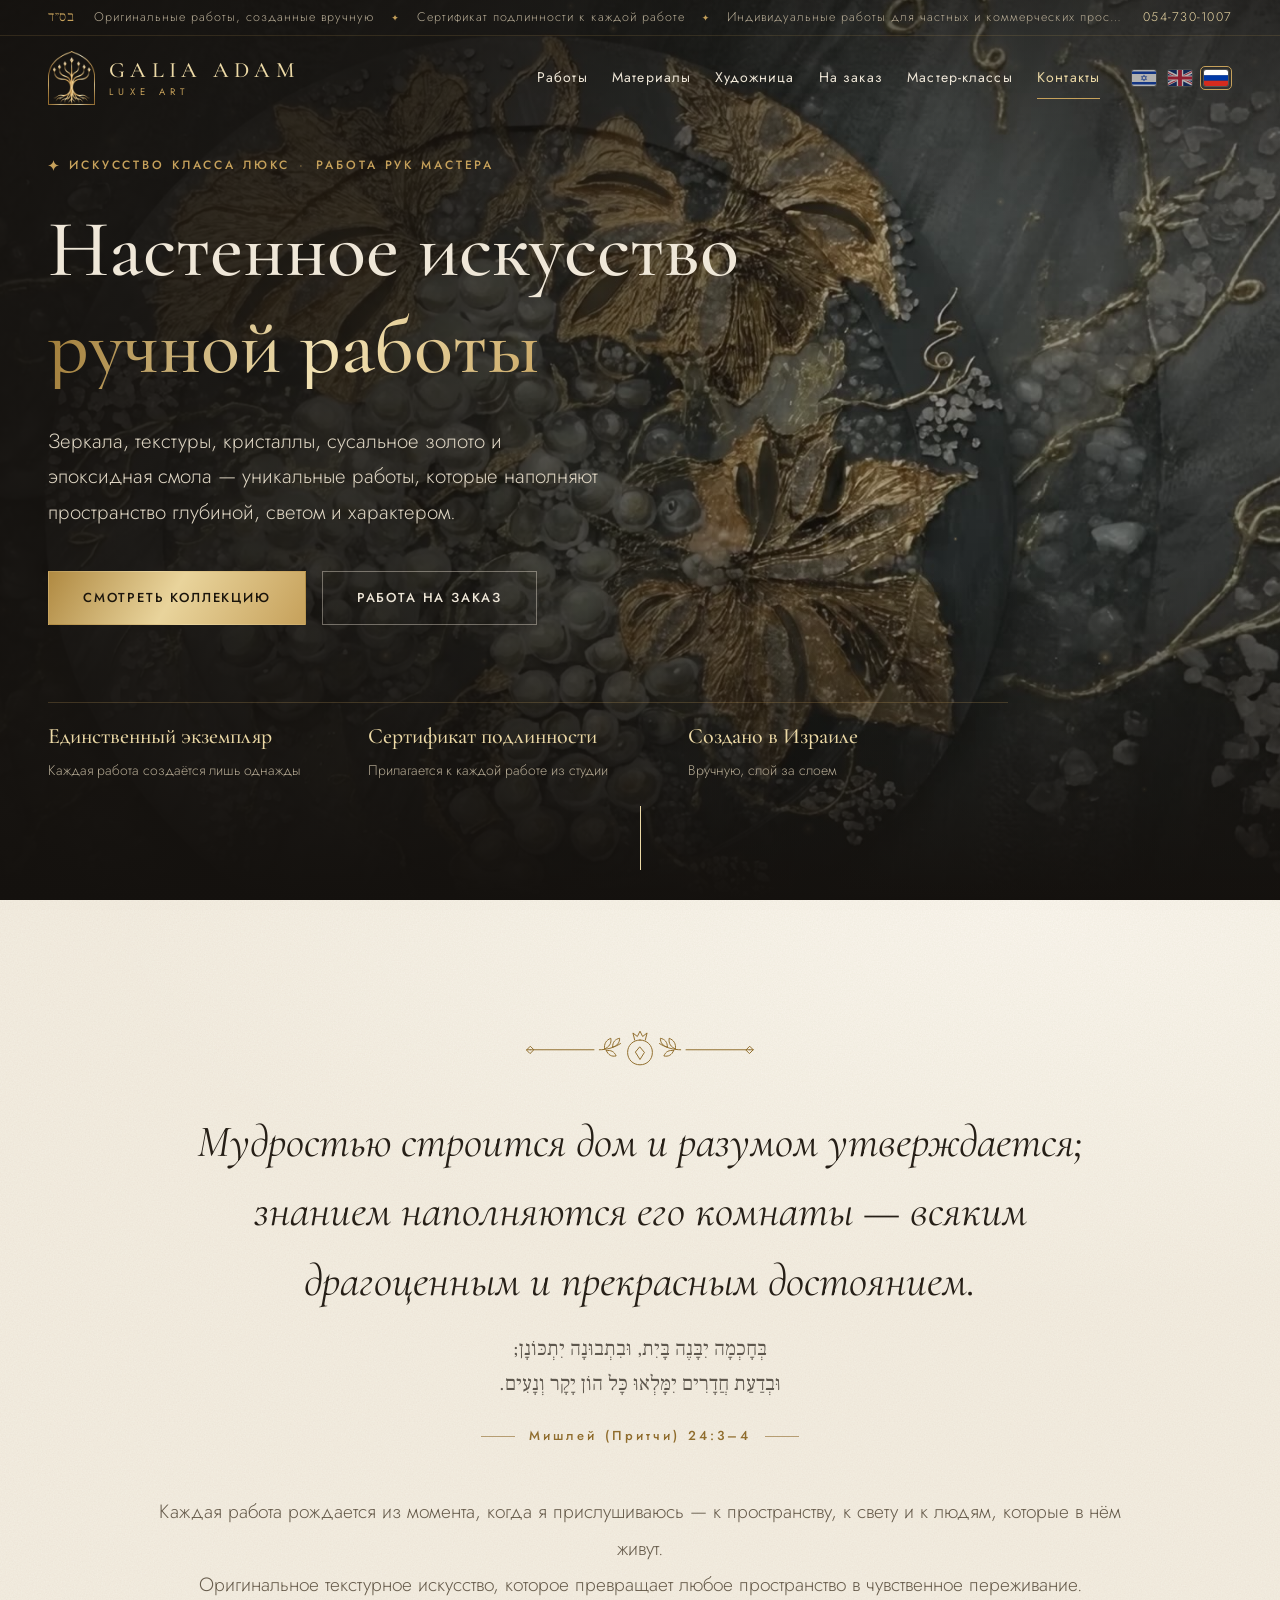
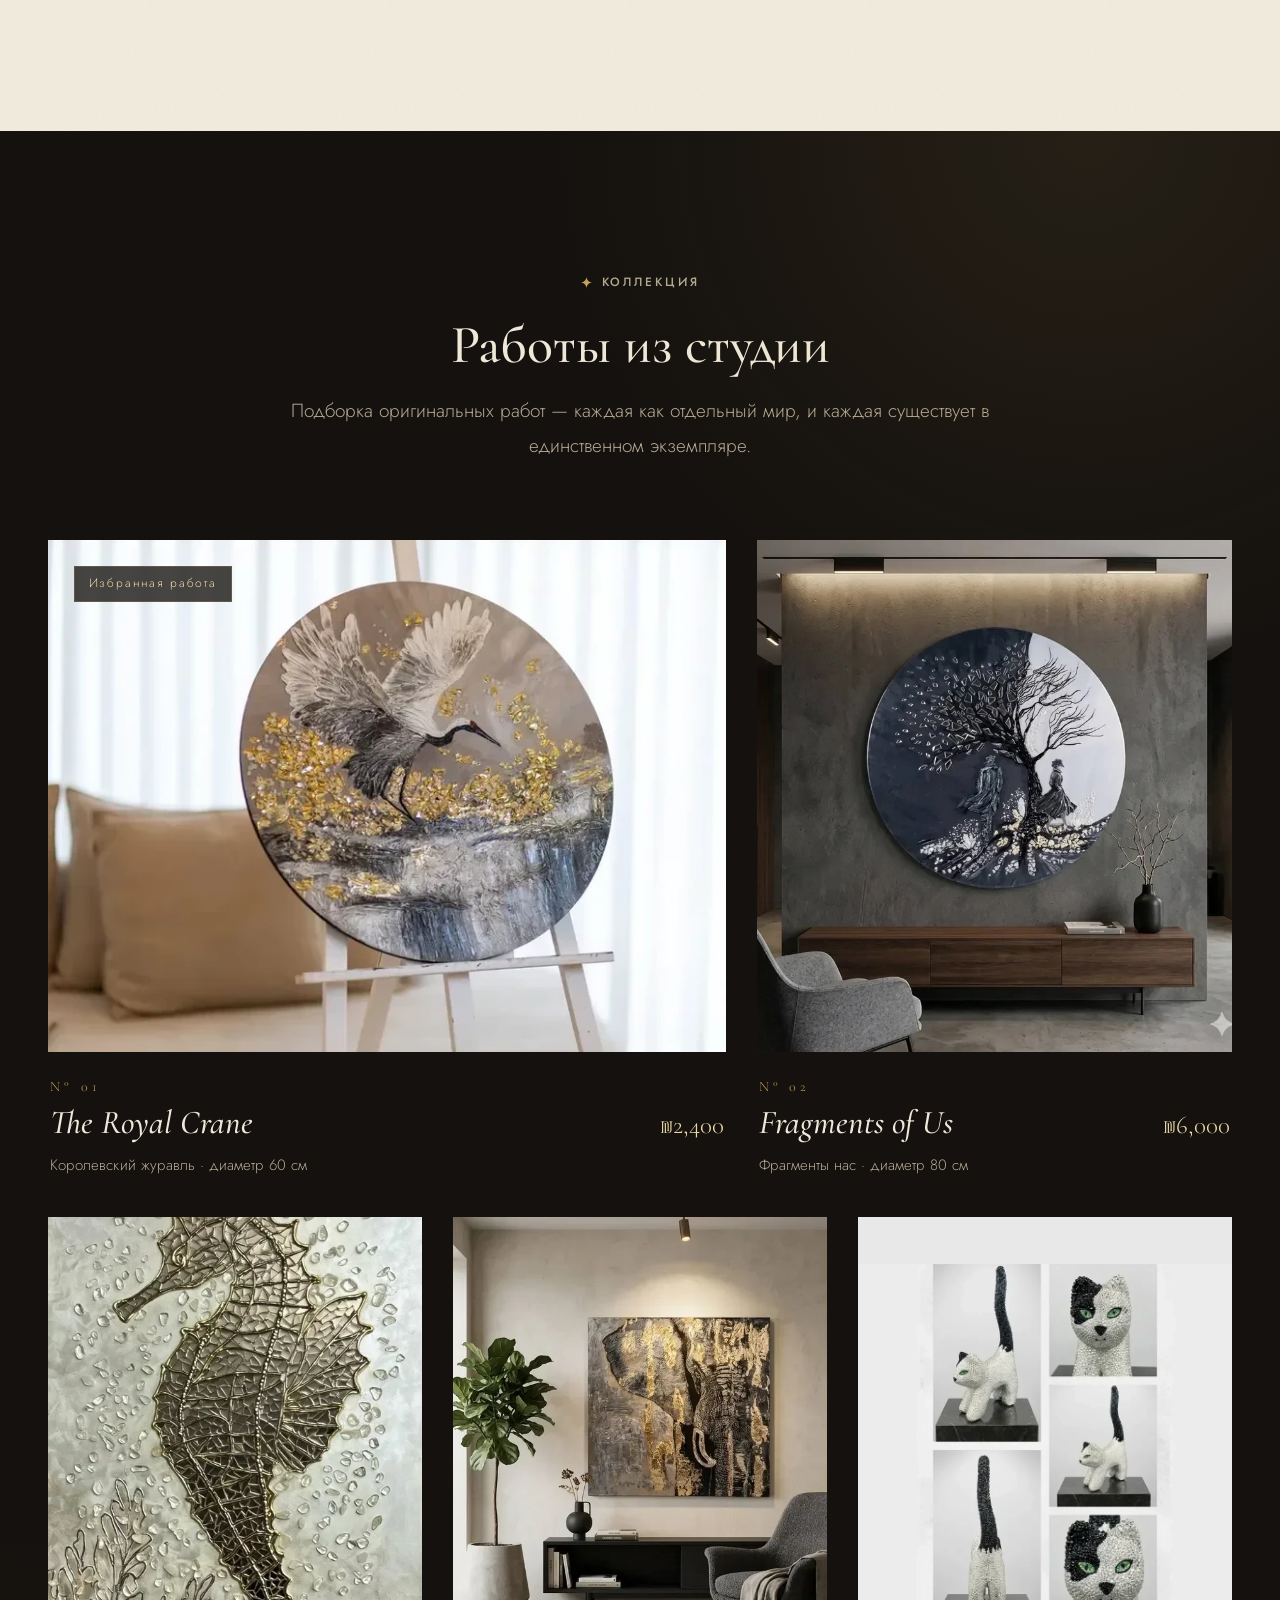
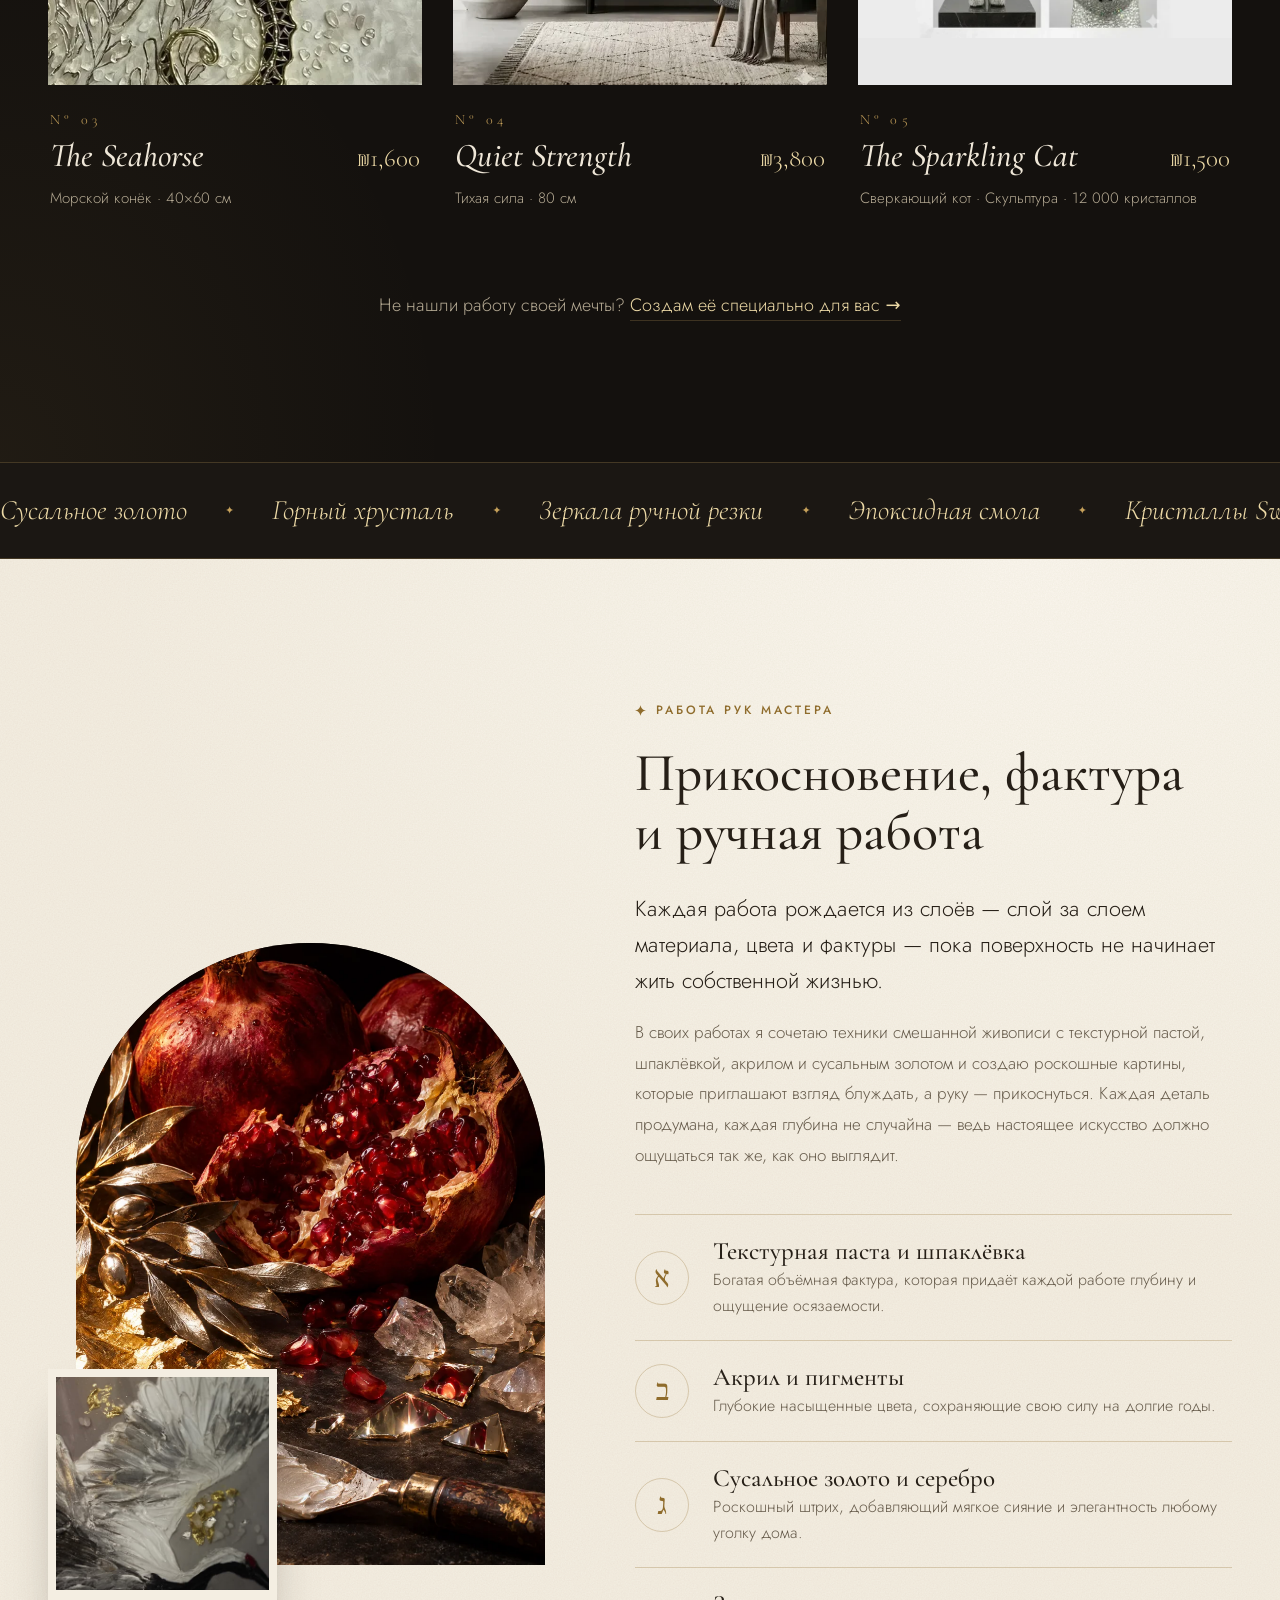
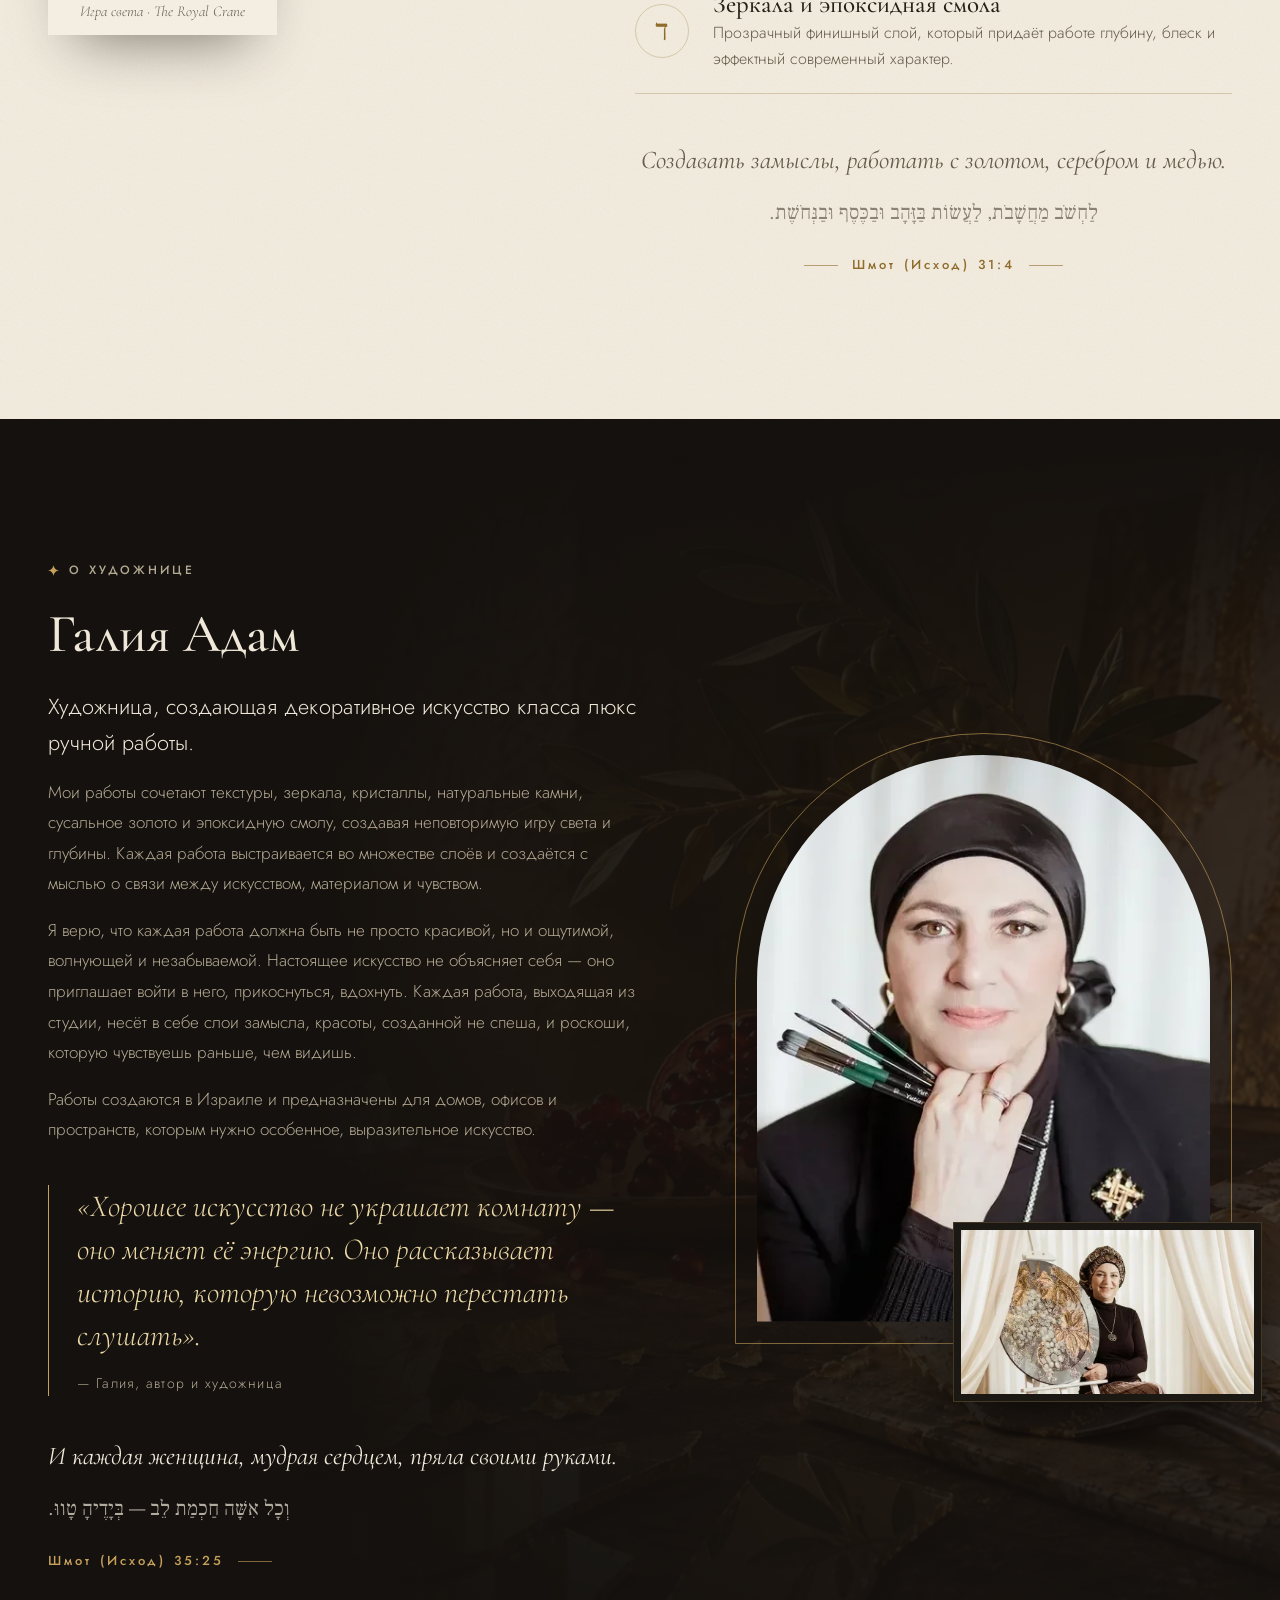
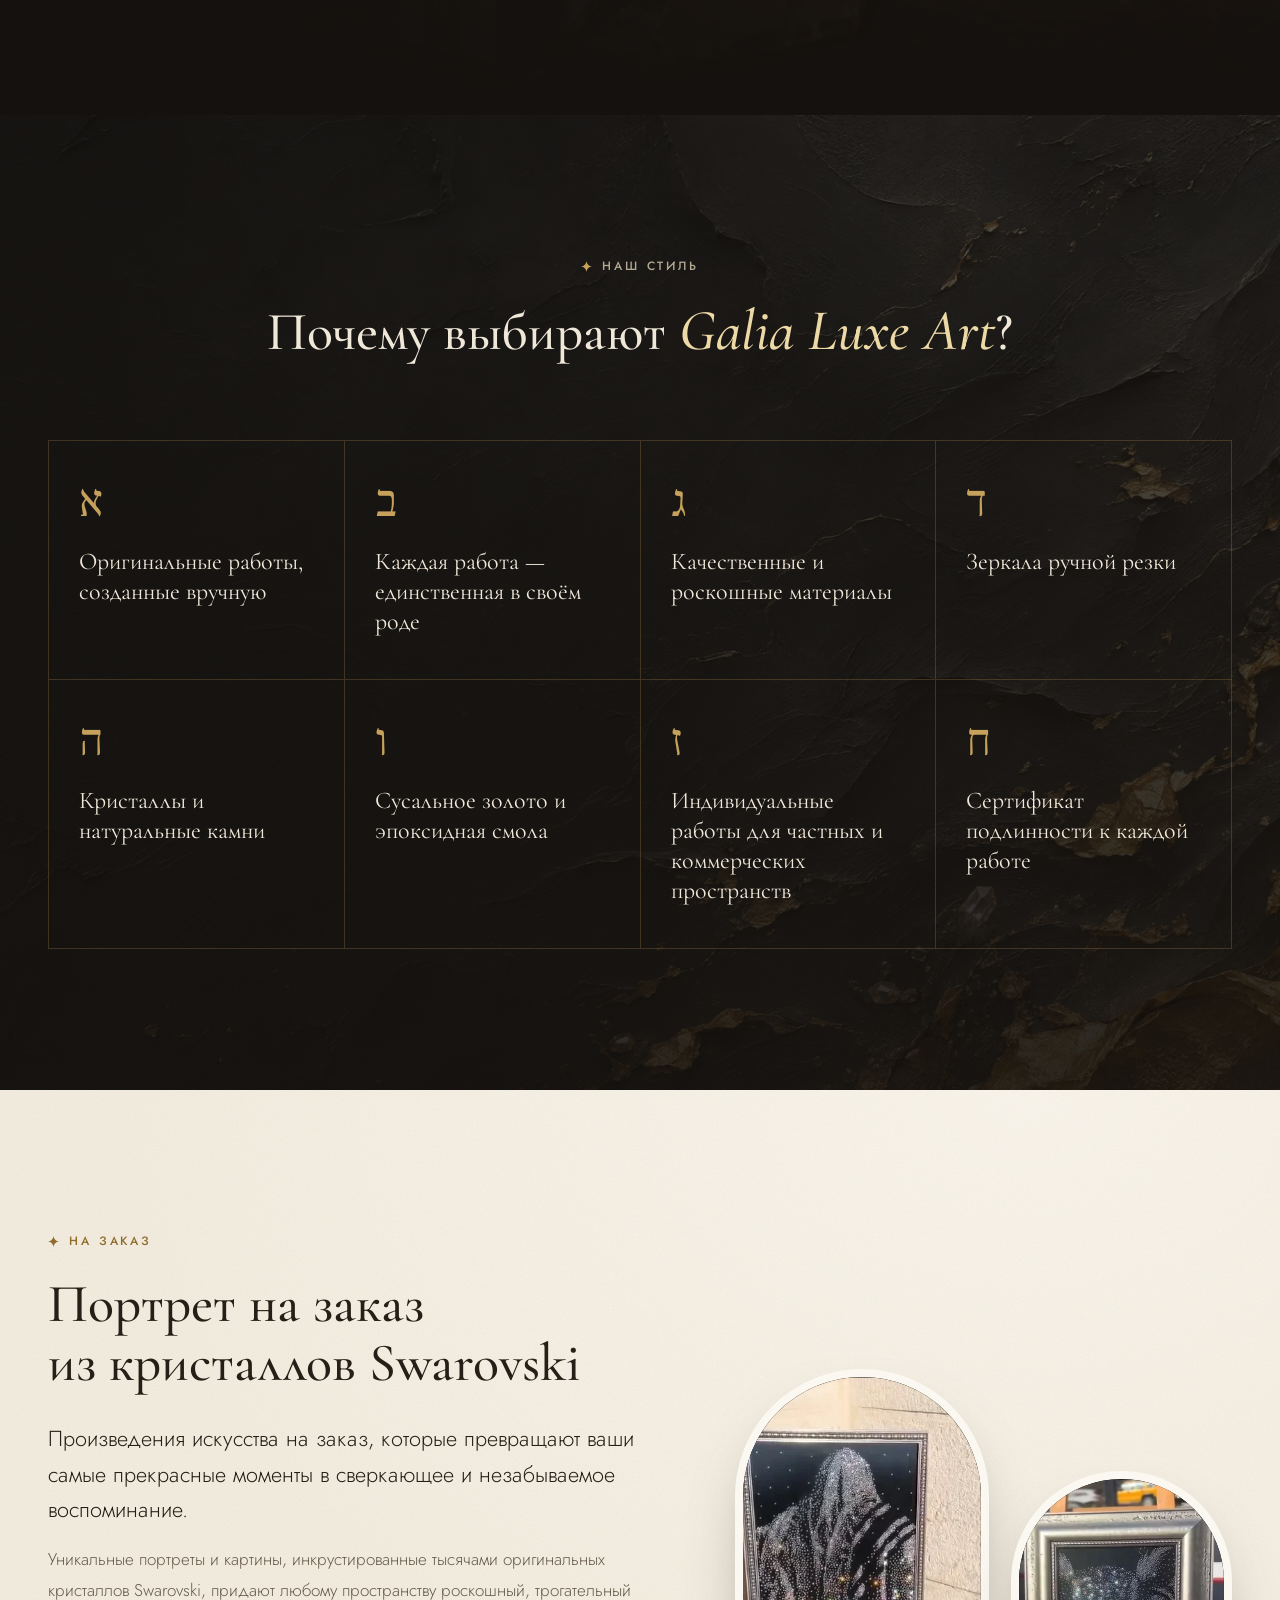
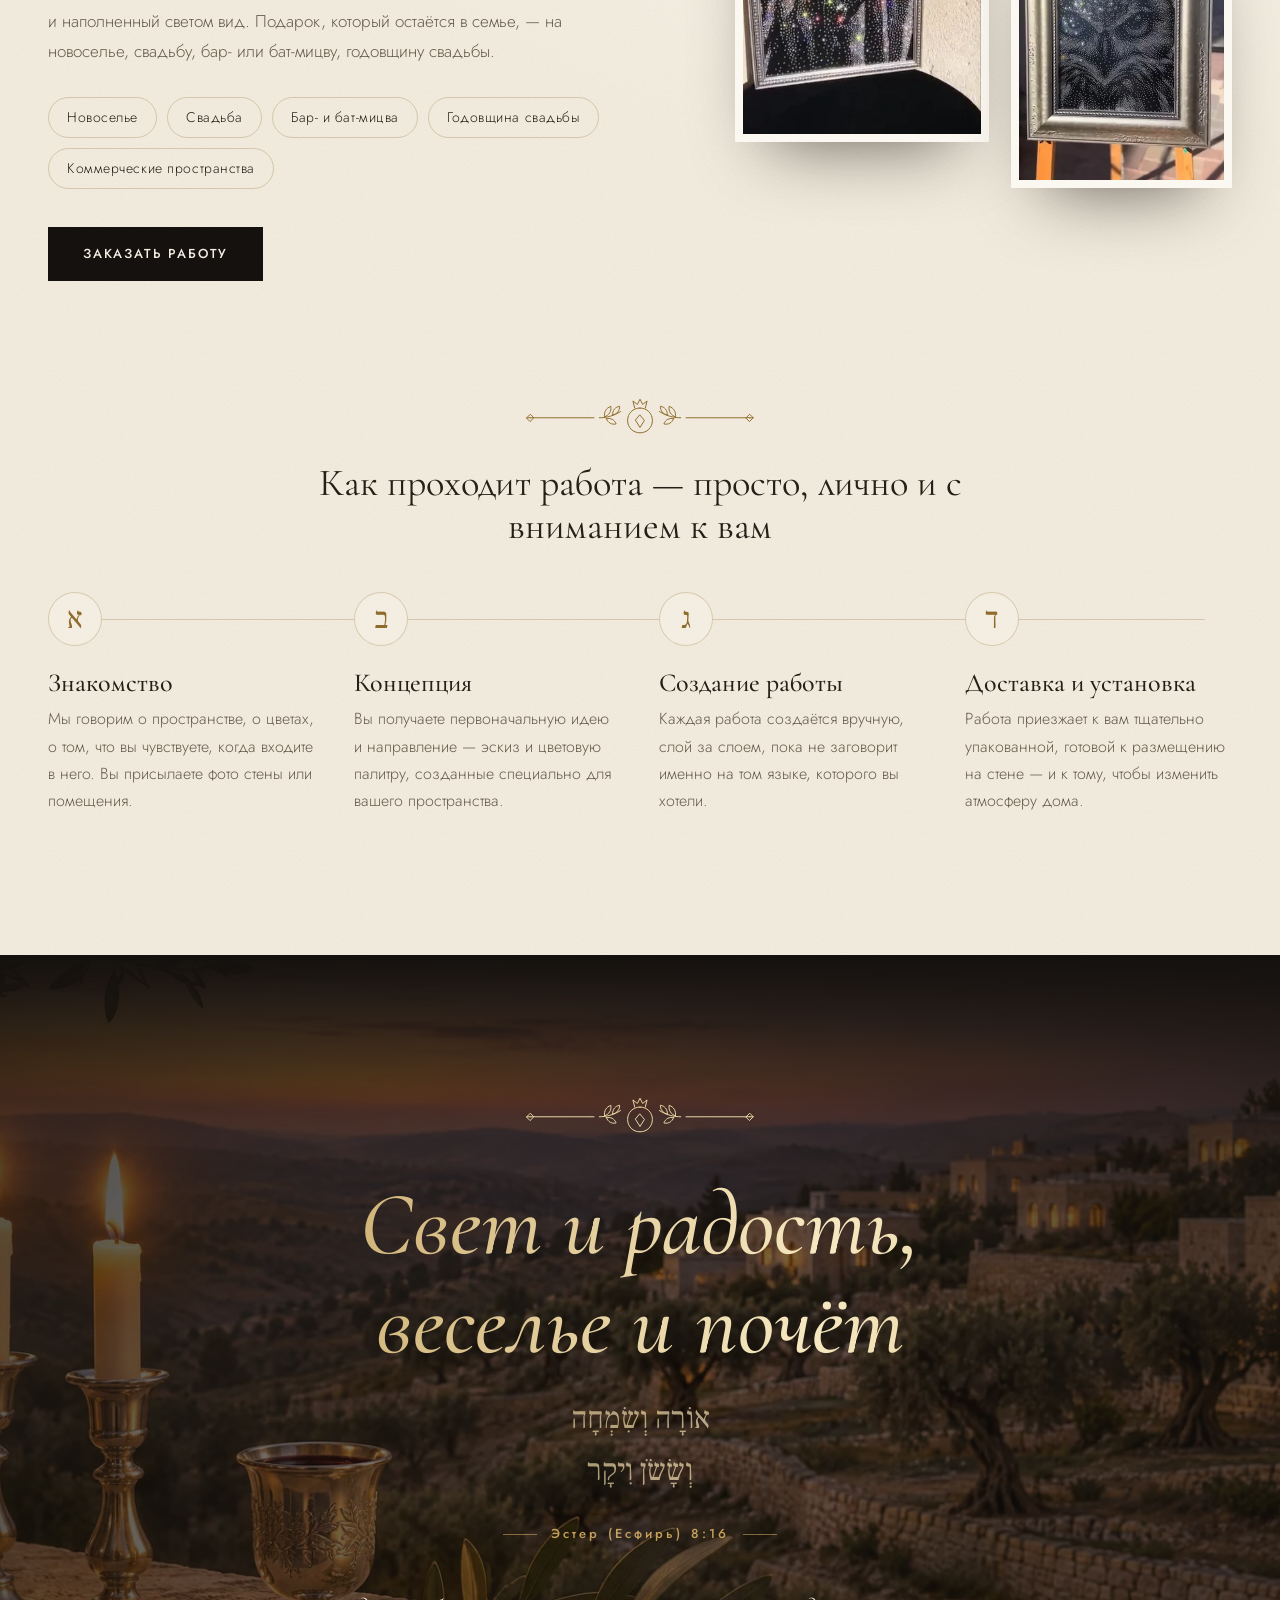
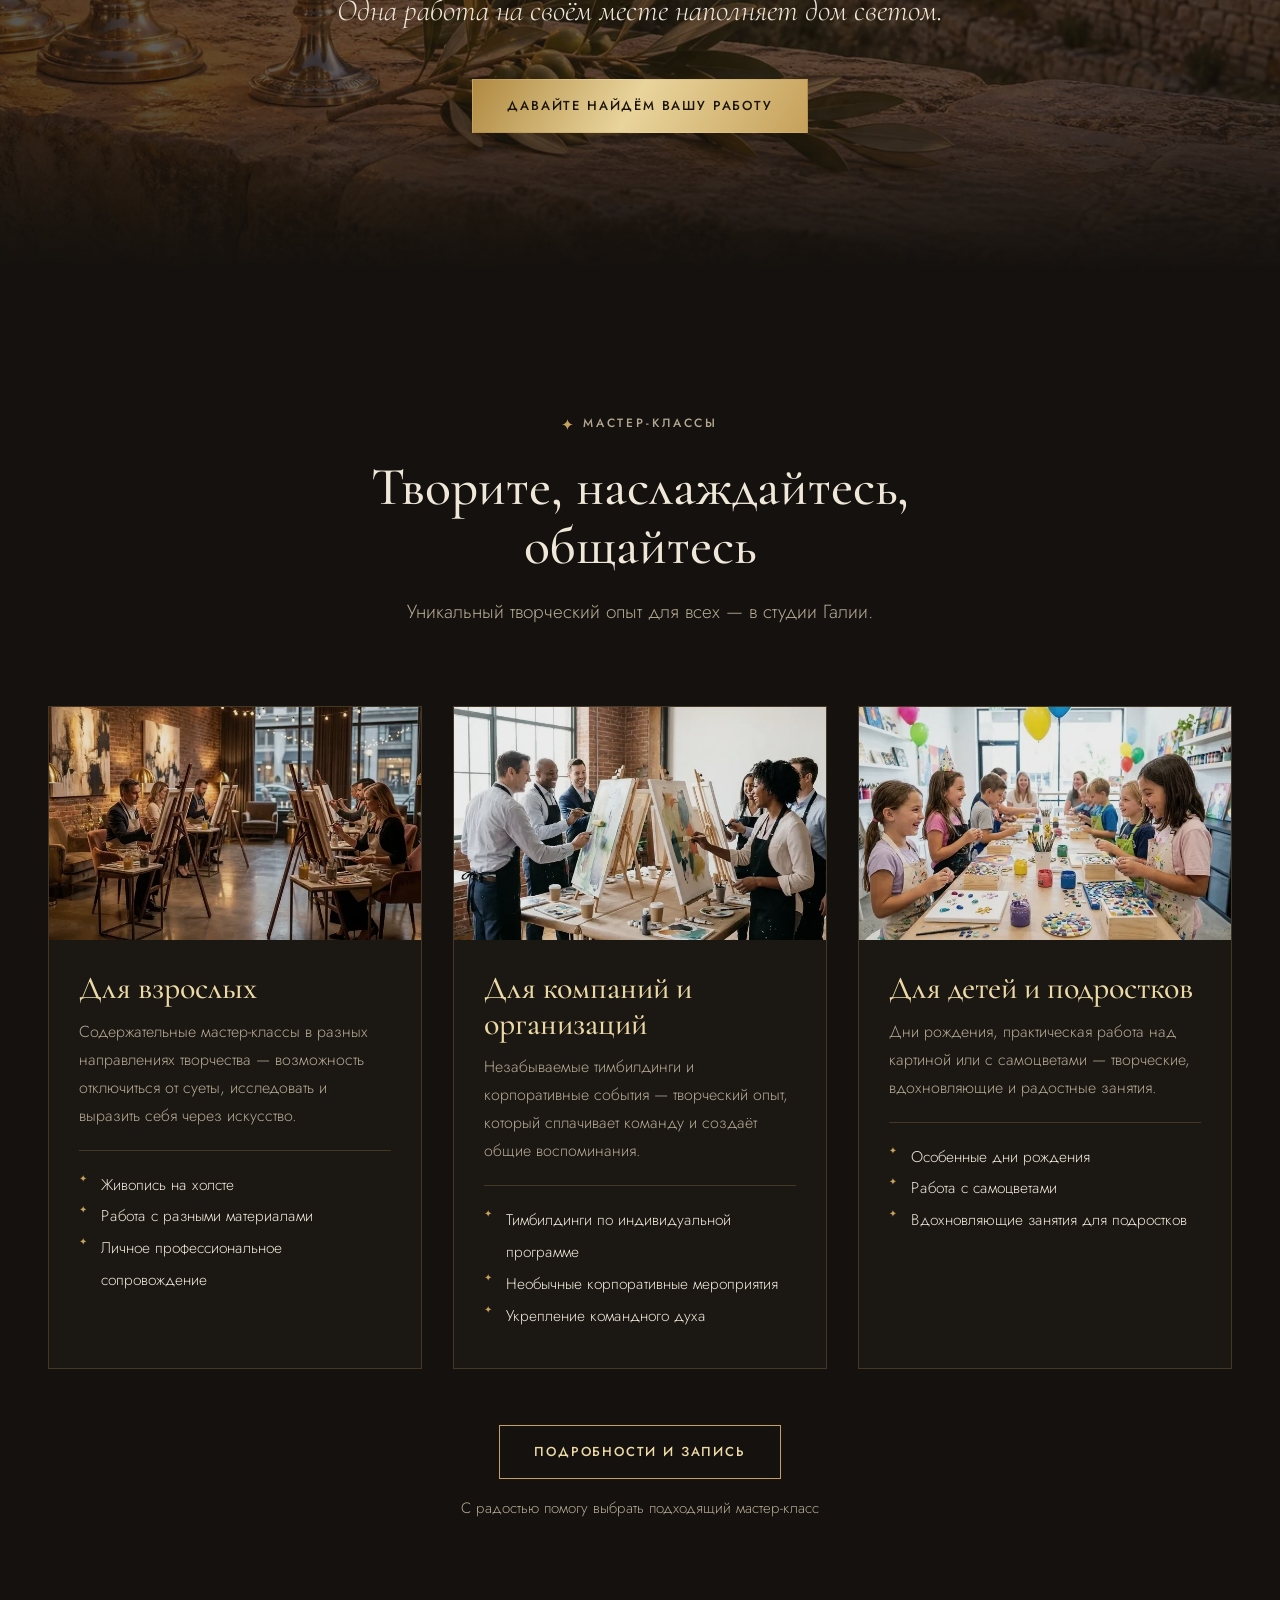
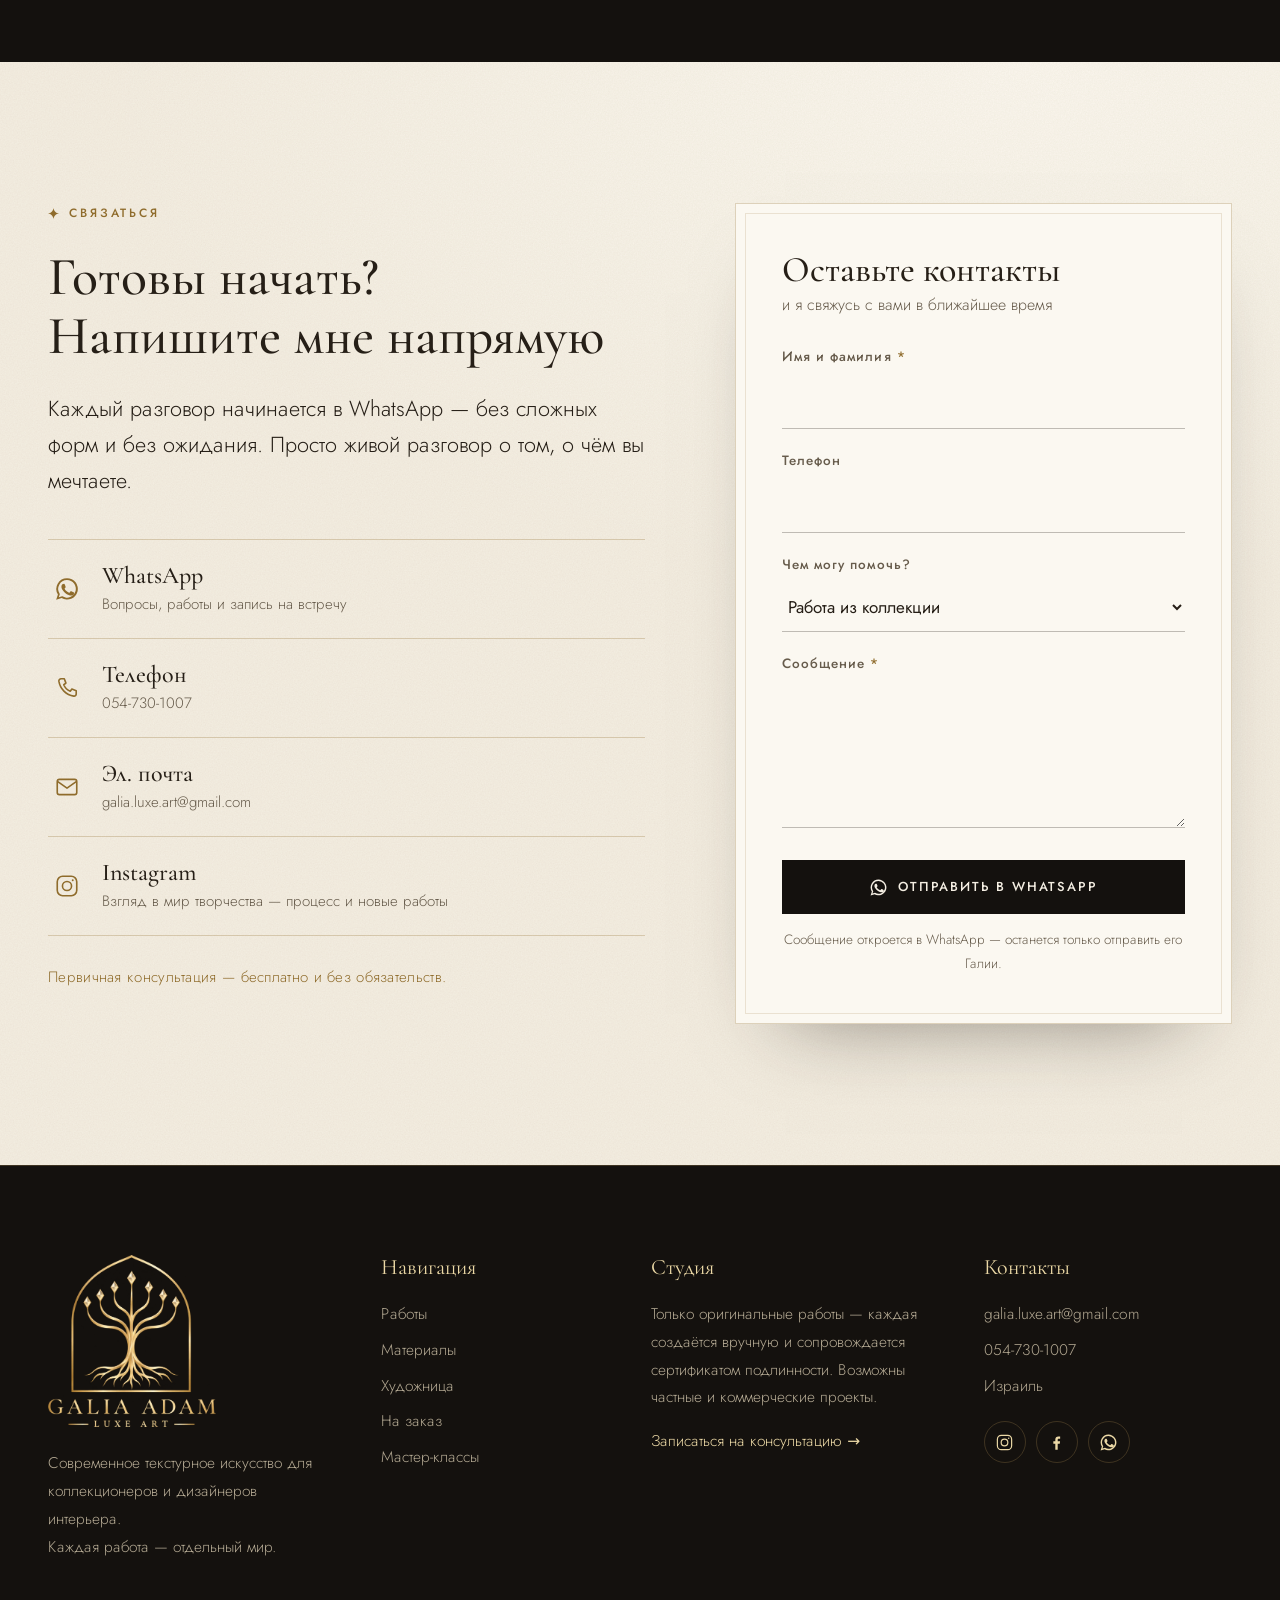
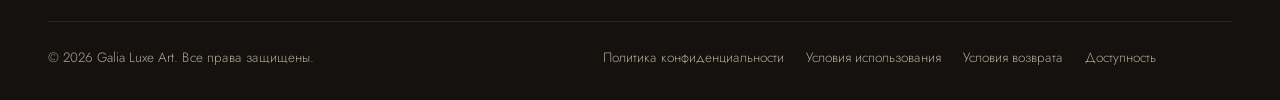
<file: ru/index.html>
<!doctype html>
<html lang="ru" dir="ltr" data-root="../">
<head>
<meta charset="utf-8">
<meta name="viewport" content="width=device-width, initial-scale=1, viewport-fit=cover">
<title>Galia Adam — Luxe Art | Настенное искусство ручной работы</title>
<meta name="description" content="Настенное искусство класса люкс ручной работы от художницы Галии Адам — зеркала, текстуры, кристаллы, сусальное золото и эпоксидная смола. Оригинальные работы в единственном экземпляре с сертификатом подлинности.">
<meta name="theme-color" content="#14110e">
<meta name="robots" content="noindex">
<meta property="og:title" content="Galia Adam — Luxe Art">
<meta property="og:description" content="Настенное искусство ручной работы — зеркала, кристаллы, сусальное золото и эпоксидная смола. Каждая работа существует в единственном экземпляре.">
<meta property="og:type" content="website">
<meta property="og:locale" content="ru_RU">
<meta property="og:image" content="../assets/img/og.jpg">
<link rel="icon" type="image/png" sizes="32x32" href="../assets/brand/icon-32.png">
<link rel="apple-touch-icon" href="../assets/brand/icon-180.png">
<link rel="preconnect" href="https://fonts.googleapis.com">
<link rel="preconnect" href="https://fonts.gstatic.com" crossorigin>
<link href="https://fonts.googleapis.com/css2?family=Cormorant+Garamond:ital,wght@0,400;0,500;0,600;1,400;1,500&family=Frank+Ruhl+Libre:wght@300;400;500;700&family=Heebo:wght@300;400;500;600&family=Jost:wght@300;400;500&display=swap" rel="stylesheet">
<link rel="preload" as="image" href="../assets/img/hero-poster.jpg">
<link rel="stylesheet" href="../css/style.css">
<script>document.documentElement.classList.add('js');(function(){try{var s=localStorage.getItem('gla-lang');if('ru'==='he'&&!s&&/^ru/i.test(navigator.language||'')){location.replace('ru/'+location.hash)}}catch(e){}})();</script>
</head>
<body>

<!-- Shared ornaments -->
<svg width="0" height="0" style="position:absolute" aria-hidden="true" focusable="false">
  <symbol id="orn-rimon" viewBox="0 0 260 44">
    <g fill="none" stroke="currentColor" stroke-width="1.1" stroke-linecap="round" stroke-linejoin="round">
      <path d="M6 24h72M182 24h72"/>
      <path d="M6 24l-4 0M254 24l4 0"/>
      <path d="M2 24l4-4 4 4-4 4zM250 24l4-4 4 4-4 4z"/>
      <!-- olive sprigs -->
      <path d="M84 24c8 0 16-2 24-7"/>
      <path d="M90 23c-1-6 2-10 7-12 1 6-2 10-7 12z"/>
      <path d="M99 21c0-6 3-9 8-10 0 5-3 9-8 10z"/>
      <path d="M92 25c2 5 6 7 11 6-2-5-6-7-11-6z"/>
      <path d="M176 24c-8 0-16-2-24-7"/>
      <path d="M170 23c1-6-2-10-7-12-1 6 2 10 7 12z"/>
      <path d="M161 21c0-6-3-9-8-10 0 5 3 9 8 10z"/>
      <path d="M168 25c-2 5-6 7-11 6 2-5 6-7 11-6z"/>
      <!-- pomegranate -->
      <path d="M130 13c-8 0-14 6-14 14s6 14 14 14 14-6 14-14-6-14-14-14z"/>
      <path d="M124 13l-2-8 5 4 3-6 3 6 5-4-2 8"/>
      <path d="M130 21l5 6-5 8-5-8z"/>
    </g>
  </symbol>
  <symbol id="orn-spark" viewBox="0 0 24 24">
    <path fill="currentColor" d="M12 0c.6 6.300 5.700 11.400 12 12-6.300.6-11.400 5.700-12 12-.6-6.300-5.700-11.400-12-12C6.300 11.400 11.400 6.300 12 0z"/>
  </symbol>
  <symbol id="ic-wa" viewBox="0 0 24 24">
    <path fill="currentColor" d="M12.040 2a9.900 9.900 0 0 0-8.430 15.100L2 22l5.050-1.580A9.900 9.900 0 1 0 12.040 2zm0 1.800a8.100 8.100 0 1 1-4.300 14.970l-.300-.190-3 .940.960-2.900-.200-.310A8.100 8.100 0 0 1 12.040 3.800zM8.600 7.300c-.190 0-.500.070-.760.360-.260.290-1 .980-1 2.380s1.020 2.760 1.170 2.950c.140.190 2 3.170 4.930 4.320 2.440.960 2.930.770 3.460.720.530-.050 1.700-.700 1.940-1.370.240-.670.240-1.250.170-1.370-.070-.120-.260-.190-.550-.340-.290-.140-1.700-.840-1.970-.940-.260-.100-.460-.140-.650.150-.190.290-.740.940-.910 1.130-.170.190-.340.220-.620.070-.290-.140-1.220-.450-2.320-1.430-.860-.770-1.440-1.710-1.610-2-.170-.290-.020-.450.130-.590.130-.130.290-.340.430-.500.140-.170.190-.290.290-.480.100-.190.050-.360-.020-.500-.070-.150-.640-1.570-.890-2.150-.230-.550-.470-.480-.650-.490z"/>
  </symbol>
  <symbol id="ic-ig" viewBox="0 0 24 24">
    <g fill="none" stroke="currentColor" stroke-width="1.500"><rect x="3" y="3" width="18" height="18" rx="5"/><circle cx="12" cy="12" r="4.200"/><circle cx="17.300" cy="6.700" r=".900" fill="currentColor" stroke="none"/></g>
  </symbol>
  <symbol id="ic-fb" viewBox="0 0 24 24">
    <path fill="currentColor" d="M13.500 21v-7.500h2.600l.400-3h-3V8.600c0-.870.250-1.460 1.500-1.460h1.600V4.460A21 21 0 0 0 14.300 4.300c-2.300 0-3.800 1.400-3.800 3.900v2.300H8v3h2.500V21z"/>
  </symbol>
  <symbol id="ic-mail" viewBox="0 0 24 24">
    <g fill="none" stroke="currentColor" stroke-width="1.500" stroke-linejoin="round"><rect x="3" y="5" width="18" height="14" rx="2"/><path d="M3.500 7l8.500 6 8.500-6"/></g>
  </symbol>
  <symbol id="ic-phone" viewBox="0 0 24 24">
    <path fill="none" stroke="currentColor" stroke-width="1.500" stroke-linejoin="round" d="M6.500 3.500h3l1.500 4-2 1.500a11 11 0 0 0 6 6l1.500-2 4 1.500v3a2 2 0 0 1-2.200 2A16.500 16.500 0 0 1 4.500 5.700a2 2 0 0 1 2-2.200z"/>
  </symbol>
  <symbol id="ic-arrow" viewBox="0 0 24 24">
    <path fill="none" stroke="currentColor" stroke-width="1.400" stroke-linecap="round" stroke-linejoin="round" d="M20 12H4m6-6l-6 6 6 6"/>
  </symbol>
</svg>

<a class="skip" href="#main">Перейти к основному содержанию</a>

<div class="preloader" id="preloader" aria-hidden="true">
  <img src="../assets/brand/logo-mark.webp" alt="" width="453" height="520">
  <span class="preloader__line"></span>
</div>

<div class="progress" id="progress" aria-hidden="true"></div>

<!-- ======================= HEADER ======================= -->
<header class="site-header" id="header">
  <div class="topbar">
    <div class="wrap topbar__in">
      <span class="topbar__bsd" title="С Божьей помощью">בס״ד</span>
      <span class="topbar__msg">Оригинальные работы, созданные вручную <i>✦</i> Сертификат подлинности к каждой работе <i>✦</i> Индивидуальные работы для частных и коммерческих пространств</span>
      <span class="topbar__end"><div class="lang lang--top" role="group" aria-label="Language">
        <a href="../" hreflang="he" data-l="he" lang="he" title="עברית" aria-label="עברית"><img src="../assets/flags/il.svg" alt="" width="24" height="16"></a>
        <a href="../en/" hreflang="en" data-l="en" lang="en" title="English" aria-label="English"><img src="../assets/flags/gb.svg" alt="" width="24" height="16"></a>
        <a href="./" hreflang="ru" data-l="ru" aria-current="true" lang="ru" title="Русский" aria-label="Русский"><img src="../assets/flags/ru.svg" alt="" width="24" height="16"></a>
      </div>
      <a class="topbar__tel" href="tel:+972547301007" dir="ltr">054-730-1007</a></span>
    </div>
  </div>
  <div class="wrap nav">
    <a class="brand" href="#top" aria-label="Galia Adam Luxe Art — в начало страницы">
      <img src="../assets/brand/logo-mark.webp" alt="" width="453" height="520">
      <span class="brand__txt" dir="ltr"><b>GALIA ADAM</b><small>LUXE ART</small></span>
    </a>
    <nav class="menu" id="menu" aria-label="Основная навигация">
      <a href="#collection">Работы</a>
      <a href="#craft">Материалы</a>
      <a href="#artist">Художница</a>
      <a href="#custom">На заказ</a>
      <a href="#workshops">Мастер-классы</a>
      <a href="#contact">Контакты</a>
      <a class="btn btn--gold menu__cta" href="#contact">Консультация</a>
      <div class="lang lang--menu" role="group" aria-label="Language">
        <a href="../" hreflang="he" data-l="he" lang="he" title="עברית" aria-label="עברית"><img src="../assets/flags/il.svg" alt="" width="24" height="16"></a>
        <a href="../en/" hreflang="en" data-l="en" lang="en" title="English" aria-label="English"><img src="../assets/flags/gb.svg" alt="" width="24" height="16"></a>
        <a href="./" hreflang="ru" data-l="ru" aria-current="true" lang="ru" title="Русский" aria-label="Русский"><img src="../assets/flags/ru.svg" alt="" width="24" height="16"></a>
      </div>
    </nav>
    <div class="lang lang--nav" role="group" aria-label="Language">
        <a href="../" hreflang="he" data-l="he" lang="he" title="עברית" aria-label="עברית"><img src="../assets/flags/il.svg" alt="" width="24" height="16"></a>
        <a href="../en/" hreflang="en" data-l="en" lang="en" title="English" aria-label="English"><img src="../assets/flags/gb.svg" alt="" width="24" height="16"></a>
        <a href="./" hreflang="ru" data-l="ru" aria-current="true" lang="ru" title="Русский" aria-label="Русский"><img src="../assets/flags/ru.svg" alt="" width="24" height="16"></a>
      </div>
    <a class="btn btn--line nav__cta" href="#contact">Консультация</a>
    <button class="burger" id="burger" aria-label="Открыть меню" aria-expanded="false" aria-controls="menu"><span></span><span></span></button>
  </div>
</header>

<main id="main">

<!-- ======================= HERO ======================= -->
<section class="hero" id="top">
  <div class="hero__media" aria-hidden="true">
    <video class="hero__video" id="heroVideo" muted loop playsinline preload="metadata" poster="../assets/img/hero-poster.jpg" data-autoplay>
      <source src="../assets/video/hero.mp4" type="video/mp4">
    </video>
    <canvas class="hero__dust" id="dust"></canvas>
    <div class="hero__veil"></div>
  </div>

  <div class="wrap hero__in">
    <p class="eyebrow hero__eyebrow"><svg class="spark"><use href="#orn-spark"/></svg> Искусство класса люкс <span>·</span> Работа рук мастера</p>
    <h1 class="hero__title">
      <span class="line"><span>Настенное искусство</span></span>
      <span class="line"><span class="gold-text">ручной работы</span></span>
    </h1>
    <p class="hero__lead">Зеркала, текстуры, кристаллы, сусальное золото и эпоксидная смола — уникальные работы, которые наполняют пространство глубиной, светом и характером.</p>
    <div class="hero__actions">
      <a class="btn btn--gold" href="#collection">Смотреть коллекцию</a>
      <a class="btn btn--ghost" href="#custom">Работа на заказ</a>
    </div>
    <ul class="hero__marks">
      <li><b>Единственный экземпляр</b><span>Каждая работа создаётся лишь однажды</span></li>
      <li><b>Сертификат подлинности</b><span>Прилагается к каждой работе из студии</span></li>
      <li><b>Создано в Израиле</b><span>Вручную, слой за слоем</span></li>
    </ul>
  </div>

  <a class="hero__scroll" href="#verse" aria-label="Прокрутить вниз"><span></span></a>
</section>

<!-- ======================= VERSE ======================= -->
<section class="verse stone" id="verse">
  <div class="wrap verse__in">
    <svg class="orn" data-reveal><use href="#orn-rimon"/></svg>
    <blockquote class="pasuk" data-reveal>
      <p>Мудростью строится дом и разумом утверждается;<br>знанием наполняются его комнаты — всяким драгоценным и прекрасным достоянием.</p><p class="pasuk__src" lang="he" dir="rtl">בְּחָכְמָה יִבָּנֶה בָּיִת, וּבִתְבוּנָה יִתְכּוֹנָן;<br>וּבְדַעַת חֲדָרִים יִמָּלְאוּ כָּל הוֹן יָקָר וְנָעִים.</p>
      <cite>Мишлей (Притчи) 24:3–4</cite>
    </blockquote>
    <p class="verse__txt" data-reveal>Каждая работа рождается из момента, когда я прислушиваюсь — к пространству, к свету и к людям, которые в нём живут.<br>Оригинальное текстурное искусство, которое превращает любое пространство в чувственное переживание.</p>
  </div>
</section>

<!-- ======================= COLLECTION ======================= -->
<section class="collection dark" id="collection">
  <div class="wrap">
    <header class="sec-head" data-reveal>
      <p class="eyebrow"><svg class="spark"><use href="#orn-spark"/></svg> Коллекция</p>
      <h2>Работы из студии</h2>
      <p class="sec-head__sub">Подборка оригинальных работ — каждая как отдельный мир, и каждая существует в единственном экземпляре.</p>
    </header>
    <div class="grid" id="grid"><!-- rendered by js/main.js --></div>
    <p class="collection__note" data-reveal>Не нашли работу своей мечты? <a href="#custom">Создам её специально для вас →</a></p>
  </div>
</section>

<!-- ======================= MARQUEE ======================= -->
<div class="marquee" aria-hidden="true">
  <div class="marquee__track">
    <span>Сусальное золото</span><i>✦</i><span>Горный хрусталь</span><i>✦</i><span>Зеркала ручной резки</span><i>✦</i><span>Эпоксидная смола</span><i>✦</i><span>Кристаллы Swarovski</span><i>✦</i><span>Текстурная паста</span><i>✦</i><span>Натуральные камни</span><i>✦</i>
    <span>Сусальное золото</span><i>✦</i><span>Горный хрусталь</span><i>✦</i><span>Зеркала ручной резки</span><i>✦</i><span>Эпоксидная смола</span><i>✦</i><span>Кристаллы Swarovski</span><i>✦</i><span>Текстурная паста</span><i>✦</i><span>Натуральные камни</span><i>✦</i>
  </div>
</div>

<!-- ======================= CRAFT ======================= -->
<section class="craft stone" id="craft">
  <div class="wrap craft__in">
    <div class="craft__visual">
      <figure class="arch arch--tall" data-reveal="mask">
        <img src="../assets/img/stilllife.webp" alt="Натюрморт: гранаты, сусальное золото, кристаллы и мастихин — материалы, из которых рождаются работы" width="1120" height="1400" loading="lazy" data-parallax="0.060">
      </figure>
      <figure class="craft__clip" data-reveal>
        <video muted loop playsinline preload="none" poster="../assets/img/detail-poster.jpg" data-autoplay aria-label="Крупный план работы The Royal Crane — свет скользит по кристаллам и золоту">
          <source src="../assets/video/detail.mp4" type="video/mp4">
        </video>
        <figcaption>Игра света · The Royal Crane</figcaption>
      </figure>
    </div>
    <div class="craft__copy">
      <p class="eyebrow" data-reveal><svg class="spark"><use href="#orn-spark"/></svg> Работа рук мастера</p>
      <h2 data-reveal>Прикосновение, фактура<br>и ручная работа</h2>
      <p class="lead" data-reveal>Каждая работа рождается из слоёв — слой за слоем материала, цвета и фактуры — пока поверхность не начинает жить собственной жизнью.</p>
      <p data-reveal>В своих работах я сочетаю техники смешанной живописи с текстурной пастой, шпаклёвкой, акрилом и сусальным золотом и создаю роскошные картины, которые приглашают взгляд блуждать, а руку — прикоснуться. Каждая деталь продумана, каждая глубина не случайна — ведь настоящее искусство должно ощущаться так же, как оно выглядит.</p>
      <ol class="materials">
        <li data-reveal><span class="ot">א</span><div><h3>Текстурная паста и шпаклёвка</h3><p>Богатая объёмная фактура, которая придаёт каждой работе глубину и ощущение осязаемости.</p></div></li>
        <li data-reveal><span class="ot">ב</span><div><h3>Акрил и пигменты</h3><p>Глубокие насыщенные цвета, сохраняющие свою силу на долгие годы.</p></div></li>
        <li data-reveal><span class="ot">ג</span><div><h3>Сусальное золото и серебро</h3><p>Роскошный штрих, добавляющий мягкое сияние и элегантность любому уголку дома.</p></div></li>
        <li data-reveal><span class="ot">ד</span><div><h3>Зеркала и эпоксидная смола</h3><p>Прозрачный финишный слой, который придаёт работе глубину, блеск и эффектный современный характер.</p></div></li>
      </ol>
      <blockquote class="pasuk pasuk--sm" data-reveal>
        <p>Создавать замыслы, работать с золотом, серебром и медью.</p><p class="pasuk__src" lang="he" dir="rtl">לַחְשֹׁב מַחֲשָׁבֹת, לַעֲשׂוֹת בַּזָּהָב וּבַכֶּסֶף וּבַנְּחֹשֶׁת.</p>
        <cite>Шмот (Исход) 31:4</cite>
      </blockquote>
    </div>
  </div>
</section>

<!-- ======================= ARTIST ======================= -->
<section class="artist dark" id="artist">
  <div class="artist__bg" aria-hidden="true">
    <video muted loop playsinline preload="none" poster="../assets/img/studio.webp" data-autoplay>
      <source src="../assets/video/studio.mp4" type="video/mp4">
    </video>
  </div>
  <div class="wrap artist__in">
    <div class="artist__portrait">
      <figure class="arch arch--frame" data-reveal="mask">
        <img src="../assets/img/galia.webp" alt="Художница Галия Адам с кистями в руке" width="600" height="600" loading="lazy">
      </figure>
      <figure class="artist__second" data-reveal>
        <img src="../assets/img/galia-studio.webp" alt="Галия Адам рядом со своей работой «Гроздь винограда»" width="800" height="447" loading="lazy">
      </figure>
    </div>
    <div class="artist__copy">
      <p class="eyebrow" data-reveal><svg class="spark"><use href="#orn-spark"/></svg> О художнице</p>
      <h2 data-reveal>Галия Адам</h2>
      <p class="lead" data-reveal>Художница, создающая декоративное искусство класса люкс ручной работы.</p>
      <p data-reveal>Мои работы сочетают текстуры, зеркала, кристаллы, натуральные камни, сусальное золото и эпоксидную смолу, создавая неповторимую игру света и глубины. Каждая работа выстраивается во множестве слоёв и создаётся с мыслью о связи между искусством, материалом и чувством.</p>
      <p data-reveal>Я верю, что каждая работа должна быть не просто красивой, но и ощутимой, волнующей и незабываемой. Настоящее искусство не объясняет себя — оно приглашает войти в него, прикоснуться, вдохнуть. Каждая работа, выходящая из студии, несёт в себе слои замысла, красоты, созданной не спеша, и роскоши, которую чувствуешь раньше, чем видишь.</p>
      <p data-reveal>Работы создаются в Израиле и предназначены для домов, офисов и пространств, которым нужно особенное, выразительное искусство.</p>
      <figure class="quote" data-reveal>
        <blockquote>«Хорошее искусство не украшает комнату — оно меняет её энергию. Оно рассказывает историю, которую невозможно перестать слушать».</blockquote>
        <figcaption>— Галия, автор и художница</figcaption>
      </figure>
      <blockquote class="pasuk pasuk--sm pasuk--start" data-reveal>
        <p>И каждая женщина, мудрая сердцем, пряла своими руками.</p><p class="pasuk__src" lang="he" dir="rtl">וְכָל אִשָּׁה חַכְמַת לֵב — בְּיָדֶיהָ טָווּ.</p>
        <cite>Шмот (Исход) 35:25</cite>
      </blockquote>
    </div>
  </div>
</section>

<!-- ======================= WHY ======================= -->
<section class="why dark dark--tex" id="why">
  <div class="wrap">
    <header class="sec-head" data-reveal>
      <p class="eyebrow"><svg class="spark"><use href="#orn-spark"/></svg> Наш стиль</p>
      <h2>Почему выбирают <span dir="ltr" class="latin-name">Galia Luxe Art</span>?</h2>
    </header>
    <ul class="why__grid">
      <li data-reveal><span class="ot">א</span><h3>Оригинальные работы, созданные вручную</h3></li>
      <li data-reveal><span class="ot">ב</span><h3>Каждая работа — единственная в своём роде</h3></li>
      <li data-reveal><span class="ot">ג</span><h3>Качественные и роскошные материалы</h3></li>
      <li data-reveal><span class="ot">ד</span><h3>Зеркала ручной резки</h3></li>
      <li data-reveal><span class="ot">ה</span><h3>Кристаллы и натуральные камни</h3></li>
      <li data-reveal><span class="ot">ו</span><h3>Сусальное золото и эпоксидная смола</h3></li>
      <li data-reveal><span class="ot">ז</span><h3>Индивидуальные работы для частных и коммерческих пространств</h3></li>
      <li data-reveal><span class="ot">ח</span><h3>Сертификат подлинности к каждой работе</h3></li>
    </ul>
  </div>
</section>

<!-- ======================= CUSTOM ======================= -->
<section class="custom stone" id="custom">
  <div class="wrap">
    <div class="custom__top">
      <div class="custom__copy">
        <p class="eyebrow" data-reveal><svg class="spark"><use href="#orn-spark"/></svg> На заказ</p>
        <h2 data-reveal>Портрет на заказ<br>из кристаллов Swarovski</h2>
        <p class="lead" data-reveal>Произведения искусства на заказ, которые превращают ваши самые прекрасные моменты в сверкающее и незабываемое воспоминание.</p>
        <p data-reveal>Уникальные портреты и картины, инкрустированные тысячами оригинальных кристаллов Swarovski, придают любому пространству роскошный, трогательный и наполненный светом вид. Подарок, который остаётся в семье, — на новоселье, свадьбу, бар- или бат-мицву, годовщину свадьбы.</p>
        <ul class="chips" data-reveal aria-label="Поводы">
          <li>Новоселье</li><li>Свадьба</li><li>Бар- и бат-мицва</li><li>Годовщина свадьбы</li><li>Коммерческие пространства</li>
        </ul>
        <a class="btn btn--dark" data-reveal data-wa="Здравствуйте, Галия! Хочу узнать о заказе индивидуальной работы." href="#contact">Заказать работу</a>
      </div>
      <div class="custom__visual">
        <figure class="arch arch--frame arch--a" data-reveal="mask">
          <img src="../assets/img/custom-tallit.webp" alt="Портрет на заказ из кристаллов Swarovski: фигура, укутанная в талит" width="355" height="512" loading="lazy">
        </figure>
        <figure class="arch arch--frame arch--b" data-reveal="mask">
          <img src="../assets/img/custom-owl.webp" alt="Работа на заказ из кристаллов Swarovski: сова" width="396" height="600" loading="lazy">
        </figure>
      </div>
    </div>

    <header class="sec-head sec-head--tight" data-reveal>
      <svg class="orn"><use href="#orn-rimon"/></svg>
      <h3 class="h-mid">Как проходит работа — просто, лично и с вниманием к вам</h3>
    </header>
    <ol class="steps">
      <li data-reveal><span class="ot">א</span><h4>Знакомство</h4><p>Мы говорим о пространстве, о цветах, о том, что вы чувствуете, когда входите в него. Вы присылаете фото стены или помещения.</p></li>
      <li data-reveal><span class="ot">ב</span><h4>Концепция</h4><p>Вы получаете первоначальную идею и направление — эскиз и цветовую палитру, созданные специально для вашего пространства.</p></li>
      <li data-reveal><span class="ot">ג</span><h4>Создание работы</h4><p>Каждая работа создаётся вручную, слой за слоем, пока не заговорит именно на том языке, которого вы хотели.</p></li>
      <li data-reveal><span class="ot">ד</span><h4>Доставка и установка</h4><p>Работа приезжает к вам тщательно упакованной, готовой к размещению на стене — и к тому, чтобы изменить атмосферу дома.</p></li>
    </ol>
  </div>
</section>

<!-- ======================= LIGHT BAND ======================= -->
<section class="light" id="light">
  <div class="light__media" aria-hidden="true">
    <img src="../assets/img/erev.webp" alt="" width="1920" height="1086" loading="lazy" data-parallax="0.120">
    <video class="light__dust" muted loop playsinline preload="none" data-autoplay>
      <source src="../assets/video/dust.mp4" type="video/mp4">
    </video>
    <div class="light__veil"></div>
  </div>
  <div class="wrap light__in">
    <svg class="orn" data-reveal><use href="#orn-rimon"/></svg>
    <blockquote class="pasuk pasuk--xl" data-reveal>
      <p>Свет и радость,<br>веселье и почёт</p><p class="pasuk__src" lang="he" dir="rtl">אוֹרָה וְשִׂמְחָה<br>וְשָׂשֹׂן וִיקָר</p>
      <cite>Эстер (Есфирь) 8:16</cite>
    </blockquote>
    <p class="light__txt" data-reveal>Одна работа на своём месте наполняет дом светом.</p>
    <a class="btn btn--gold" data-reveal href="#contact">Давайте найдём вашу работу</a>
  </div>
</section>

<!-- ======================= WORKSHOPS ======================= -->
<section class="workshops dark" id="workshops">
  <div class="wrap">
    <header class="sec-head" data-reveal>
      <p class="eyebrow"><svg class="spark"><use href="#orn-spark"/></svg> Мастер-классы</p>
      <h2>Творите, наслаждайтесь, общайтесь</h2>
      <p class="sec-head__sub">Уникальный творческий опыт для всех — в студии Галии.</p>
    </header>
    <div class="ws">
      <article class="ws__card" data-reveal>
        <figure><img src="../assets/img/ws-adults.webp" alt="Мастер-класс по живописи для взрослых" width="800" height="447" loading="lazy"></figure>
        <div class="ws__body">
          <h3>Для взрослых</h3>
          <p>Содержательные мастер-классы в разных направлениях творчества — возможность отключиться от суеты, исследовать и выразить себя через искусство.</p>
          <ul><li>Живопись на холсте</li><li>Работа с разными материалами</li><li>Личное профессиональное сопровождение</li></ul>
        </div>
      </article>
      <article class="ws__card" data-reveal>
        <figure><img src="../assets/img/ws-corporate.webp" alt="Творческий мастер-класс для компаний и организаций" width="800" height="447" loading="lazy"></figure>
        <div class="ws__body">
          <h3>Для компаний и организаций</h3>
          <p>Незабываемые тимбилдинги и корпоративные события — творческий опыт, который сплачивает команду и создаёт общие воспоминания.</p>
          <ul><li>Тимбилдинги по индивидуальной программе</li><li>Необычные корпоративные мероприятия</li><li>Укрепление командного духа</li></ul>
        </div>
      </article>
      <article class="ws__card" data-reveal>
        <figure><img src="../assets/img/ws-kids.webp" alt="Творческий мастер-класс для детей и подростков" width="800" height="447" loading="lazy"></figure>
        <div class="ws__body">
          <h3>Для детей и подростков</h3>
          <p>Дни рождения, практическая работа над картиной или с самоцветами — творческие, вдохновляющие и радостные занятия.</p>
          <ul><li>Особенные дни рождения</li><li>Работа с самоцветами</li><li>Вдохновляющие занятия для подростков</li></ul>
        </div>
      </article>
    </div>
    <p class="ws__cta" data-reveal>
      <a class="btn btn--line" data-wa="Здравствуйте, Галия! Расскажите, пожалуйста, подробнее о мастер-классах." href="#contact">Подробности и запись</a>
      <span>С радостью помогу выбрать подходящий мастер-класс</span>
    </p>
  </div>
</section>

<!-- ======================= CONTACT ======================= -->
<section class="contact stone" id="contact">
  <div class="wrap contact__in">
    <div class="contact__copy">
      <p class="eyebrow" data-reveal><svg class="spark"><use href="#orn-spark"/></svg> Связаться</p>
      <h2 data-reveal>Готовы начать?<br>Напишите мне напрямую</h2>
      <p class="lead" data-reveal>Каждый разговор начинается в WhatsApp — без сложных форм и без ожидания. Просто живой разговор о том, о чём вы мечтаете.</p>
      <ul class="channels">
        <li data-reveal><a data-wa="Здравствуйте, Галия! Пишу вам с сайта — хотелось бы проконсультироваться." href="https://wa.me/972547301007" target="_blank" rel="noopener"><svg><use href="#ic-wa"/></svg><span><b>WhatsApp</b><small>Вопросы, работы и запись на встречу</small></span></a></li>
        <li data-reveal><a href="tel:+972547301007"><svg><use href="#ic-phone"/></svg><span><b>Телефон</b><small dir="ltr">054-730-1007</small></span></a></li>
        <li data-reveal><a href="mailto:galia.luxe.art@gmail.com"><svg><use href="#ic-mail"/></svg><span><b>Эл. почта</b><small dir="ltr">galia.luxe.art@gmail.com</small></span></a></li>
        <li data-reveal><a href="https://instagram.com/galia_luxe_art" target="_blank" rel="noopener"><svg><use href="#ic-ig"/></svg><span><b>Instagram</b><small>Взгляд в мир творчества — процесс и новые работы</small></span></a></li>
      </ul>
      <p class="contact__free" data-reveal>Первичная консультация — бесплатно и без обязательств.</p>
    </div>

    <form class="form" id="contactForm" data-reveal novalidate>
      <h3>Оставьте контакты</h3>
      <p class="form__sub">и я свяжусь с вами в ближайшее время</p>
      <label>Имя и фамилия <span aria-hidden="true">*</span>
        <input type="text" name="name" autocomplete="name" required>
      </label>
      <label>Телефон
        <input type="tel" name="phone" autocomplete="tel" inputmode="tel" dir="ltr">
      </label>
      <label>Чем могу помочь?
        <select name="topic">
          <option>Работа из коллекции</option>
          <option>Работа на заказ</option>
          <option>Портрет из кристаллов Swarovski</option>
          <option>Мастер-классы</option>
          <option>Другое</option>
        </select>
      </label>
      <label>Сообщение <span aria-hidden="true">*</span>
        <textarea name="message" rows="4" required></textarea>
      </label>
      <button class="btn btn--dark form__send" type="submit"><svg><use href="#ic-wa"/></svg> Отправить в WhatsApp</button>
      <p class="form__hint" id="formHint" role="status">Сообщение откроется в WhatsApp — останется только отправить его Галии.</p>
    </form>
  </div>
</section>

</main>

<!-- ======================= FOOTER ======================= -->
<footer class="footer dark">
  <div class="wrap footer__in">
    <div class="footer__brand">
      <img src="../assets/brand/logo-full.webp" alt="Galia Adam — Luxe Art" width="900" height="921" loading="lazy">
      <p>Современное текстурное искусство для коллекционеров и дизайнеров интерьера.<br>Каждая работа — отдельный мир.</p>
    </div>
    <nav class="footer__col" aria-label="Навигация">
      <h4>Навигация</h4>
      <a href="#collection">Работы</a>
      <a href="#craft">Материалы</a>
      <a href="#artist">Художница</a>
      <a href="#custom">На заказ</a>
      <a href="#workshops">Мастер-классы</a>
    </nav>
    <div class="footer__col">
      <h4>Студия</h4>
      <p>Только оригинальные работы — каждая создаётся вручную и сопровождается сертификатом подлинности. Возможны частные и коммерческие проекты.</p>
      <a class="footer__link" href="#contact">Записаться на консультацию →</a>
    </div>
    <div class="footer__col">
      <h4>Контакты</h4>
      <a href="mailto:galia.luxe.art@gmail.com" dir="ltr">galia.luxe.art@gmail.com</a>
      <a href="tel:+972547301007" dir="ltr">054-730-1007</a>
      <span>Израиль</span>
      <div class="social">
        <a href="https://instagram.com/galia_luxe_art" target="_blank" rel="noopener" aria-label="Instagram"><svg><use href="#ic-ig"/></svg></a>
        <a href="https://facebook.com/people/Galia-Luxe-Art/100084125607935/" target="_blank" rel="noopener" aria-label="Facebook"><svg><use href="#ic-fb"/></svg></a>
        <a data-wa="Здравствуйте, Галия! Пишу вам с сайта — хотелось бы проконсультироваться." href="https://wa.me/972547301007" target="_blank" rel="noopener" aria-label="WhatsApp"><svg><use href="#ic-wa"/></svg></a>
      </div>
    </div>
  </div>
  <div class="wrap footer__base">
    <span>© 2026 <span dir="ltr">Galia Luxe Art</span>. Все права защищены.</span>
    <span class="footer__legal">
      <a href="https://galia-luxe-art.com/ru/privacy">Политика конфиденциальности</a>
      <a href="https://galia-luxe-art.com/ru/terms">Условия использования</a>
      <a href="https://galia-luxe-art.com/ru/return-policy">Условия возврата</a>
      <a href="https://galia-luxe-art.com/ru/accessibility">Доступность</a>
    </span>
  </div>
</footer>

<a class="fab" data-wa="Здравствуйте, Галия! Пишу вам с сайта — хотелось бы проконсультироваться." href="https://wa.me/972547301007" target="_blank" rel="noopener" aria-label="Написать в WhatsApp"><svg><use href="#ic-wa"/></svg></a>

<!-- ======================= PRODUCT DIALOG ======================= -->
<div class="sheet" id="sheet" role="dialog" aria-modal="true" aria-labelledby="sheetTitle" hidden>
  <div class="sheet__backdrop" data-close></div>
  <div class="sheet__panel" tabindex="-1">
    <button class="sheet__close" data-close aria-label="Закрыть">✕</button>
    <div class="sheet__gallery">
      <div class="sheet__stage"><img id="sheetImg" alt=""></div>
      <div class="sheet__thumbs" id="sheetThumbs"></div>
    </div>
    <div class="sheet__info">
      <p class="sheet__no" id="sheetNo"></p>
      <h2 class="sheet__title" id="sheetTitle" dir="ltr"></h2>
      <p class="sheet__he" id="sheetHe"></p>
      <p class="sheet__desc" id="sheetDesc"></p>
      <dl class="sheet__specs" id="sheetSpecs"></dl>
      <div class="sheet__buy">
        <p class="sheet__price" id="sheetPrice"></p>
        <a class="btn btn--gold" id="sheetWa" target="_blank" rel="noopener" href="#"><svg><use href="#ic-wa"/></svg> Заказать в WhatsApp</a>
      </div>
      <ul class="sheet__marks">
        <li>Единственный экземпляр</li><li>Сертификат подлинности</li><li>Бережная упаковка</li>
      </ul>
    </div>
  </div>
</div>

<script src="../js/main.js" defer></script>
</body>
</html>
</file>
<file: css/style.css>
/* =====================================================================
   Galia Adam — Luxe Art
   Palette: basalt ink · Jerusalem stone · antique gold
   ===================================================================== */
:root{
  --ink:#14110e; --ink-2:#1b1713; --ink-3:#262019;
  --stone:#f4eee2; --stone-2:#ebe2d0; --stone-3:#dccfb6;
  --gold:#c6a15b; --gold-l:#ecd9a6; --gold-d:#8f6c2c;
  --on-dark:#efe7d8; --mut-dark:#b3a892;
  --on-light:#261f17; --mut-light:#675c4c;
  --hair:rgba(198,161,91,.24); --hair-l:rgba(143,108,44,.28);
  --serif:'Frank Ruhl Libre','David Libre','Times New Roman',serif;
  --sans:'Heebo',system-ui,-apple-system,'Segoe UI',Arial,sans-serif;
  --latin:'Cormorant Garamond','Times New Roman',serif;
  --he-serif:'Frank Ruhl Libre','David Libre','Times New Roman',serif;
  --wrap:1240px; --gut:clamp(20px,4vw,48px);
  --ease:cubic-bezier(.2,.7,.2,1);
  --sec:clamp(84px,11vw,168px);
  --noise:url("data:image/svg+xml,%3Csvg xmlns='http://www.w3.org/2000/svg' width='240' height='240'%3E%3Cfilter id='n'%3E%3CfeTurbulence type='fractalNoise' baseFrequency='.75' numOctaves='3' stitchTiles='stitch'/%3E%3CfeColorMatrix values='0 0 0 0 .36 0 0 0 0 .28 0 0 0 0 .17 0 0 0 .10 0'/%3E%3C/filter%3E%3Crect width='100%25' height='100%25' filter='url(%23n)'/%3E%3C/svg%3E");
}

*,*::before,*::after{box-sizing:border-box}
html{scroll-behavior:smooth;scroll-padding-top:84px;-webkit-text-size-adjust:100%}
body{margin:0;background:var(--ink);color:var(--on-dark);font-family:var(--sans);font-weight:300;font-size:17px;line-height:1.8;-webkit-font-smoothing:antialiased;overflow-x:hidden}
img,video,svg{display:block;max-width:100%}
img,video{height:auto}
a{color:inherit;text-decoration:none}
ul,ol{list-style:none;margin:0;padding:0}
h1,h2,h3,h4,p,figure,blockquote,dl,dd{margin:0}
button{font:inherit;color:inherit;background:none;border:0;cursor:pointer;padding:0}
:focus-visible{outline:2px solid var(--gold);outline-offset:3px}
::selection{background:var(--gold);color:var(--ink)}

.wrap{width:min(100% - var(--gut)*2, var(--wrap));margin-inline:auto}
.skip{position:fixed;inset-inline-start:16px;top:-80px;z-index:200;background:var(--gold);color:var(--ink);padding:10px 18px;font-weight:500;transition:top .2s}
.skip:focus{top:16px}

/* ---------- type ---------- */
h1,h2,h3,h4{font-family:var(--serif);font-weight:500;line-height:1.12;letter-spacing:-.005em}
h2{font-size:clamp(36px,5.200vw,72px)}
.h-mid{font-size:clamp(24px,2.800vw,36px);font-weight:400}
.lead{font-size:clamp(19px,1.700vw,23px);line-height:1.65;font-weight:300}
.eyebrow{display:flex;align-items:center;gap:10px;font-size:13px;font-weight:500;letter-spacing:.2em;color:var(--gold);margin-bottom:22px}
.eyebrow span{opacity:.5}
.spark{width:11px;height:11px;flex:none;color:var(--gold)}
.gold-text{background:linear-gradient(100deg,#a07c38 0%,#f3e3b5 26%,#c6a15b 50%,#f8eecd 74%,#a07c38 100%);background-size:220% 100%;-webkit-background-clip:text;background-clip:text;color:transparent;-webkit-text-fill-color:transparent;animation:sheen 8s linear infinite}
@keyframes sheen{to{background-position:-220% 0}}

.latin-name{font-family:var(--latin);font-style:italic;font-weight:500;white-space:nowrap;color:var(--gold-l);font-size:1.08em;unicode-bidi:isolate}
.ot{font-family:var(--he-serif);font-weight:400;color:var(--gold);font-size:30px;line-height:1;display:grid;place-items:center;width:54px;height:54px;border:1px solid var(--hair);border-radius:50%;flex:none}

.orn{width:230px;height:40px;color:var(--gold);margin-inline:auto}

.pasuk{text-align:center}
.pasuk p{font-family:var(--serif);font-weight:400;font-size:clamp(26px,3.500vw,48px);line-height:1.55}
.pasuk cite{display:inline-block;margin-top:22px;font-style:normal;font-size:13px;letter-spacing:.24em;color:var(--gold-d);font-weight:500}
.pasuk cite::before,.pasuk cite::after{content:"";display:inline-block;vertical-align:middle;width:34px;height:1px;background:currentColor;opacity:.6;margin-inline:14px}
.pasuk--sm p{font-size:clamp(21px,2vw,27px)}
.pasuk--start{text-align:start}
.pasuk--start cite::before{display:none}
.pasuk--xl p{font-size:clamp(46px,8.400vw,128px);line-height:1.18;font-weight:500}
.dark .pasuk cite,.light .pasuk cite{color:var(--gold)}

/* ---------- buttons ---------- */
.btn{position:relative;display:inline-flex;align-items:center;justify-content:center;gap:10px;min-height:54px;padding:14px 34px;font-family:var(--sans);font-size:15px;font-weight:500;letter-spacing:.06em;border:1px solid transparent;overflow:hidden;transition:color .35s var(--ease),background-color .35s var(--ease),border-color .35s var(--ease),transform .35s var(--ease);cursor:pointer;isolation:isolate}
.btn svg{width:19px;height:19px;flex:none}
.btn::after{content:"";position:absolute;inset:0;z-index:-1;background:linear-gradient(105deg,transparent 35%,rgba(255,255,255,.55) 50%,transparent 65%);transform:translateX(120%);transition:transform .8s var(--ease)}
.btn:hover::after{transform:translateX(-120%)}
.btn:hover{transform:translateY(-2px)}
.btn--gold{background:linear-gradient(120deg,#b08a42,#e9d49c 48%,#c6a15b);color:#1a140b}
.btn--ghost{border-color:rgba(239,231,216,.4);color:var(--on-dark)}
.btn--ghost:hover{border-color:var(--gold);color:var(--gold-l)}
.btn--line{border-color:var(--gold);color:var(--gold-l)}
.btn--line:hover{background:var(--gold);color:var(--ink)}
.btn--dark{background:var(--ink);color:var(--stone)}
.btn--dark:hover{background:#000}

/* ---------- surfaces ---------- */
section{position:relative}
.dark{background:var(--ink);color:var(--on-dark)}
.dark p{color:var(--mut-dark)}
.dark .lead{color:var(--on-dark)}
.stone{background-color:var(--stone);background-image:var(--noise),radial-gradient(120% 80% at 80% 0%,#fbf7ee 0%,transparent 60%);color:var(--on-light)}
.stone p{color:var(--mut-light)}
.stone .lead{color:var(--on-light)}
.stone .eyebrow,.stone .spark,.stone .ot,.stone .orn{color:var(--gold-d)}
.stone .ot{border-color:var(--hair-l)}
.dark--tex{background:linear-gradient(rgba(20,17,14,.72),rgba(20,17,14,.9)),url(../assets/img/texture.webp) center/cover}

.sec-head{text-align:center;max-width:780px;margin:0 auto clamp(48px,6vw,84px)}
.sec-head .eyebrow{justify-content:center}
.sec-head__sub{margin-top:20px;font-size:19px}
.sec-head--tight{margin-bottom:44px}
.sec-head--tight .orn{margin-bottom:26px}

/* ---------- reveal ---------- */
.js [data-reveal]{opacity:0;transform:translateY(28px);transition:opacity 1s var(--ease),transform 1s var(--ease);transition-delay:var(--d,0s)}
.js [data-reveal].is-in{opacity:1;transform:none}
.js [data-reveal="mask"]{transform:none;transition:opacity .6s var(--ease)}
.js [data-reveal="mask"]>img{clip-path:inset(100% 0 0 0);transition:clip-path 1.500s var(--ease) .1s}
.js [data-reveal="mask"].is-in>img{clip-path:inset(0 0 0 0)}

/* ---------- preloader / progress ---------- */
.preloader{position:fixed;inset:0;z-index:300;background:var(--ink);display:grid;place-content:center;justify-items:center;gap:26px;transition:opacity .9s var(--ease),visibility .9s}
.preloader img{width:92px;animation:breathe 2.200s ease-in-out infinite}
.preloader__line{width:150px;height:1px;background:linear-gradient(90deg,transparent,var(--gold),transparent);background-size:200% 100%;animation:sheen 1.600s linear infinite}
.is-ready .preloader{opacity:0;visibility:hidden}
html:not(.js) .preloader{display:none}
@keyframes breathe{50%{opacity:.55;transform:scale(.97)}}
.progress{position:fixed;top:0;inset-inline:0;height:2px;z-index:120;background:linear-gradient(90deg,var(--gold-d),var(--gold-l));transform:scaleX(0);transform-origin:right}

/* =====================================================================
   HEADER
   ===================================================================== */
.site-header{position:fixed;top:0;inset-inline:0;z-index:100;transition:transform .5s var(--ease),background-color .5s var(--ease),box-shadow .5s var(--ease)}
.topbar{height:36px;border-bottom:1px solid rgba(198,161,91,.16);font-size:12.500px;letter-spacing:.08em;color:var(--mut-dark)}
.topbar__in{height:100%;display:flex;align-items:center;justify-content:space-between;gap:20px}
.topbar__bsd{font-family:var(--he-serif);font-size:14px;color:var(--gold);letter-spacing:.04em}
.topbar__msg{min-width:0;white-space:nowrap;overflow:hidden;text-overflow:ellipsis}
.topbar__end{display:flex;align-items:center;gap:18px;flex:none}
.topbar__msg i{font-style:normal;color:var(--gold);margin-inline:12px;font-size:9px}
.topbar__tel{color:var(--gold-l);letter-spacing:.1em}
.nav{height:84px;display:flex;align-items:center;gap:28px;transition:height .5s var(--ease)}
.brand{display:flex;align-items:center;gap:14px;margin-inline-end:auto}
.brand img{height:54px;width:auto;transition:height .5s var(--ease)}
.brand__txt{display:flex;flex-direction:column;line-height:1}
.brand__txt b{font-family:var(--latin);font-weight:500;font-size:22px;letter-spacing:.24em;color:var(--gold-l)}
.brand__txt small{font-size:9.500px;letter-spacing:.56em;color:var(--gold);margin-top:7px;font-weight:400}
.menu{display:flex;align-items:center;gap:clamp(18px,2.400vw,36px)}
.menu>a:not(.btn){position:relative;font-size:15px;font-weight:400;letter-spacing:.04em;color:var(--on-dark);padding:8px 0;transition:color .3s}
.menu>a:not(.btn)::after{content:"";position:absolute;bottom:0;inset-inline:0;height:1px;background:var(--gold);transform:scaleX(0);transform-origin:right;transition:transform .45s var(--ease)}
.menu>a:not(.btn):hover,.menu a.is-active{color:var(--gold-l)}
.menu>a:not(.btn):hover::after,.menu a.is-active::after{transform:scaleX(1)}
.menu__cta{display:none}
.nav__cta{min-height:44px;padding:9px 24px;font-size:14px}
.burger{display:none;width:44px;height:44px;position:relative;z-index:2}
.burger span{position:absolute;inset-inline:9px;height:1px;background:var(--gold-l);transition:transform .4s var(--ease),top .4s var(--ease)}
.burger span:first-child{top:17px}.burger span:last-child{top:26px}
.is-scrolled .site-header{transform:translateY(-36px);background:rgba(20,17,14,.86);-webkit-backdrop-filter:blur(14px) saturate(140%);backdrop-filter:blur(14px) saturate(140%);box-shadow:0 1px 0 var(--hair)}
.is-scrolled .nav{height:68px}
.is-scrolled .brand img{height:44px}

/* =====================================================================
   HERO
   ===================================================================== */
.hero{min-height:100vh;min-height:100svh;display:flex;align-items:center;padding:150px 0 110px;background:var(--ink);overflow:hidden}
.hero__media{position:absolute;inset:0}
.hero__video{position:absolute;inset:0;width:100%;height:100%;object-fit:cover;object-position:30% 50%;transform:scale(1.04)}
.hero__dust{position:absolute;inset:0;width:100%;height:100%;mix-blend-mode:screen;pointer-events:none}
.hero__veil{position:absolute;inset:0;background:
  linear-gradient(to left,rgba(20,17,14,.94) 0%,rgba(20,17,14,.80) 34%,rgba(20,17,14,.30) 68%,rgba(20,17,14,.46) 100%),
  linear-gradient(to bottom,rgba(20,17,14,.55) 0%,transparent 24%,transparent 62%,var(--ink) 100%)}
.hero__in{position:relative;z-index:1}
.hero__title{font-size:clamp(46px,8vw,116px);font-weight:500;line-height:1.04;margin-bottom:30px}
.hero__title .line{display:block;overflow:hidden;padding-bottom:.12em}
.hero__title .line>span{display:inline-block}
.js .hero__title .line>span{transform:translateY(112%);transition:transform 1.300s var(--ease)}
.js .hero__title .line:nth-child(2)>span{transition-delay:.14s}
.is-ready .hero__title .line>span{transform:none}
.hero__lead{max-width:560px;font-size:clamp(18px,1.600vw,22px);line-height:1.75;color:#ded5c3;margin-bottom:40px}
.hero__actions{display:flex;flex-wrap:wrap;gap:16px;margin-bottom:clamp(44px,6vw,78px)}
.hero__marks{display:flex;flex-wrap:wrap;gap:0;max-width:760px;border-top:1px solid var(--hair)}
.hero__marks li{flex:1 1 200px;padding:20px 0 0;padding-inline-end:24px}
.hero__marks b{display:block;font-family:var(--serif);font-weight:500;font-size:19px;color:var(--gold-l)}
.hero__marks span{font-size:14px;color:var(--mut-dark)}
.js .hero__eyebrow,.js .hero__lead,.js .hero__actions,.js .hero__marks{opacity:0;transform:translateY(22px);transition:opacity 1.100s var(--ease),transform 1.100s var(--ease)}
.is-ready .hero__eyebrow{opacity:1;transform:none;transition-delay:.05s}
.is-ready .hero__lead{opacity:1;transform:none;transition-delay:.45s}
.is-ready .hero__actions{opacity:1;transform:none;transition-delay:.6s}
.is-ready .hero__marks{opacity:1;transform:none;transition-delay:.8s}
.hero__scroll{position:absolute;bottom:30px;left:50%;width:1px;height:64px;background:rgba(236,217,166,.22);overflow:hidden;z-index:1}
.hero__scroll span{position:absolute;inset:0;background:var(--gold-l);animation:drip 2.400s var(--ease) infinite}
@keyframes drip{0%{transform:translateY(-100%)}60%,100%{transform:translateY(100%)}}

/* =====================================================================
   VERSE
   ===================================================================== */
.verse{padding:clamp(80px,10vw,150px) 0}
.verse__in{max-width:980px;text-align:center}
.verse .orn{margin-bottom:40px}
.verse .pasuk p{color:var(--on-light)}
.verse__txt{margin-top:44px;font-size:clamp(18px,1.500vw,21px);line-height:1.9}

/* =====================================================================
   COLLECTION
   ===================================================================== */
.collection{padding:var(--sec) 0}
.collection::before{content:"";position:absolute;inset:0;background:radial-gradient(60% 40% at 85% 0%,rgba(198,161,91,.10),transparent 70%),radial-gradient(50% 40% at 0% 100%,rgba(198,161,91,.07),transparent 70%);pointer-events:none}
.grid{position:relative;display:grid;grid-template-columns:repeat(12,1fr);gap:clamp(22px,3vw,44px) clamp(18px,2.400vw,34px)}
.card{grid-column:span 4;display:flex;flex-direction:column;cursor:pointer;color:inherit}
.card--wide{grid-column:span 7}.card--sq{grid-column:span 5}
.card__fig{position:relative;overflow:hidden;background:var(--ink-3);aspect-ratio:4/5}
.card--wide .card__fig,.card--sq .card__fig{aspect-ratio:auto;height:clamp(300px,40vw,540px)}
.card__fig img{width:100%;height:100%;object-fit:cover;transition:transform 1.600s var(--ease),filter .8s}
.card__fig img.is-contain{object-fit:contain;background:#e8e8e8}
.card__fig::before{content:"";position:absolute;inset:0;z-index:1;background:radial-gradient(420px circle at var(--mx,50%) var(--my,50%),rgba(255,236,190,.20),transparent 60%);opacity:0;transition:opacity .5s;pointer-events:none}
.card__fig::after{content:"";position:absolute;inset:14px;z-index:1;border:1px solid rgba(236,217,166,.75);opacity:0;transform:scale(1.03);transition:opacity .6s var(--ease),transform .8s var(--ease);pointer-events:none}
.card:hover .card__fig img,.card:focus-visible .card__fig img{transform:scale(1.06)}
.card:hover .card__fig::before,.card:hover .card__fig::after,.card:focus-visible .card__fig::after{opacity:1;transform:none}
.card__tag{position:absolute;z-index:2;top:26px;inset-inline-start:26px;background:rgba(20,17,14,.78);-webkit-backdrop-filter:blur(6px);backdrop-filter:blur(6px);color:var(--gold-l);font-size:12px;letter-spacing:.16em;padding:6px 14px;border:1px solid var(--hair)}
.card__view{position:absolute;z-index:2;bottom:26px;inset-inline-end:26px;display:flex;align-items:center;gap:10px;background:var(--gold-l);color:var(--ink);font-size:13.500px;font-weight:500;letter-spacing:.06em;padding:10px 18px;opacity:0;transform:translateY(12px);transition:opacity .5s var(--ease),transform .5s var(--ease)}
.card__view svg{width:17px;height:17px}
.card:hover .card__view,.card:focus-visible .card__view{opacity:1;transform:none}
.card__body{display:grid;grid-template-columns:1fr auto;gap:4px 20px;align-items:baseline;padding:22px 2px 0}
.card__no{grid-column:1/-1;text-align:right;font-family:var(--latin);font-size:14px;letter-spacing:.3em;color:var(--gold)}
.card__name{font-family:var(--latin);font-style:italic;font-weight:500;font-size:clamp(28px,2.600vw,38px);line-height:1.1;color:var(--on-dark);text-align:right}
.card__price{font-family:var(--latin);font-size:25px;color:var(--gold-l);white-space:nowrap}
.card__he{grid-column:1/-1;font-size:15px;color:var(--mut-dark)}
.collection__note{position:relative;text-align:center;margin-top:clamp(50px,6vw,84px);font-size:18px}
.collection__note a{color:var(--gold-l);border-bottom:1px solid var(--hair);padding-bottom:2px;transition:border-color .3s}
.collection__note a:hover{border-color:var(--gold-l)}

/* =====================================================================
   MARQUEE
   ===================================================================== */
.marquee{background:var(--ink-2);border-block:1px solid var(--hair);overflow:hidden;padding:22px 0;direction:ltr}
.marquee__track{display:flex;align-items:center;gap:38px;width:max-content;animation:slide 46s linear infinite}
.marquee span{font-family:var(--serif);font-size:clamp(20px,2vw,27px);color:var(--gold-l);white-space:nowrap;direction:rtl}
.marquee i{font-style:normal;color:var(--gold);font-size:11px}
@keyframes slide{from{transform:translateX(-50%)}to{transform:translateX(0)}}

/* =====================================================================
   CRAFT
   ===================================================================== */
.craft{padding:var(--sec) 0}
.craft__in{display:grid;grid-template-columns:5fr 6fr;gap:clamp(40px,7vw,110px);align-items:center}
.craft__visual{position:relative;padding-bottom:70px;padding-inline-start:28px}
.arch{position:relative;overflow:hidden;border-radius:999px 999px 0 0;background:var(--ink-3)}
.arch img{width:100%;height:100%;object-fit:cover}
.arch--tall{aspect-ratio:4/5.300}
.arch--tall img{height:116%;margin-top:-8%}
.craft__clip{position:absolute;bottom:0;inset-inline-start:0;width:46%;border:8px solid var(--stone);background:var(--stone);box-shadow:0 30px 60px -28px rgba(38,31,23,.6)}
.craft__clip video{width:100%;aspect-ratio:1;object-fit:cover}
.craft__clip figcaption{font-family:var(--latin);font-style:italic;font-size:15px;color:var(--mut-light);padding:8px 4px 2px;text-align:center}
.craft__copy h2{margin-bottom:30px}
.craft__copy .lead{margin-bottom:18px}
.materials{margin:44px 0 46px;border-bottom:1px solid var(--hair-l)}
.materials li{display:flex;gap:24px;align-items:center;padding:22px 0;border-top:1px solid var(--hair-l)}
.materials h3{font-size:22px;font-weight:500;margin-bottom:2px}
.materials p{font-size:16px;line-height:1.6}

/* =====================================================================
   ARTIST
   ===================================================================== */
.artist{padding:var(--sec) 0;overflow:hidden}
.artist__bg{position:absolute;inset:0;opacity:.20}
.artist__bg video{width:100%;height:100%;object-fit:cover}
.artist__bg::after{content:"";position:absolute;inset:0;background:linear-gradient(to bottom,var(--ink) 0%,transparent 30%,transparent 70%,var(--ink) 100%),linear-gradient(to right,transparent 0%,var(--ink) 78%)}
.artist__in{position:relative;display:grid;grid-template-columns:6fr 5fr;gap:clamp(40px,7vw,110px);align-items:center}
.artist__copy{order:-1}
.artist__copy h2{margin-bottom:26px}
.artist__copy p+p{margin-top:16px}
.artist__portrait{position:relative;padding:22px 22px 80px}
.arch--frame{aspect-ratio:4/5}
.artist__portrait::before{content:"";position:absolute;top:0;inset-inline:0;bottom:58px;border:1px solid var(--gold);border-radius:999px 999px 0 0;opacity:.6}
.artist__second{position:absolute;bottom:0;inset-inline-end:-6%;width:62%;border:1px solid var(--hair);padding:7px;background:var(--ink-2);box-shadow:0 30px 60px -20px rgba(0,0,0,.8)}
.quote{margin:40px 0;padding-inline-start:28px;border-inline-start:1px solid var(--gold)}
.quote blockquote{font-family:var(--serif);font-size:clamp(22px,2.200vw,30px);line-height:1.5;color:var(--gold-l)}
.quote figcaption{margin-top:14px;font-size:14px;letter-spacing:.1em;color:var(--mut-dark)}
.artist .pasuk--sm p{color:var(--on-dark)}

/* =====================================================================
   WHY
   ===================================================================== */
.why{padding:var(--sec) 0}
.why__grid{display:grid;grid-template-columns:repeat(4,1fr);border-top:1px solid var(--hair);border-inline-start:1px solid var(--hair)}
.why__grid li{position:relative;padding:38px 30px 42px;border-bottom:1px solid var(--hair);border-inline-end:1px solid var(--hair);overflow:hidden}
.why__grid li::before{content:"";position:absolute;inset:0;background:radial-gradient(120% 100% at 50% 120%,rgba(198,161,91,.22),transparent 65%);opacity:0;transition:opacity .6s}
.why__grid li:hover::before{opacity:1}
.why__grid .ot{position:relative;border:0;width:auto;height:auto;font-size:46px;display:block;margin-bottom:22px;transition:transform .6s var(--ease)}
.why__grid li:hover .ot{transform:translateY(-4px)}
.why__grid h3{position:relative;font-size:21px;font-weight:400;line-height:1.4}

/* =====================================================================
   CUSTOM
   ===================================================================== */
.custom{padding:var(--sec) 0}
.custom__top{display:grid;grid-template-columns:6fr 5fr;gap:clamp(40px,7vw,110px);align-items:center;margin-bottom:clamp(70px,9vw,130px)}
.custom__copy h2{margin-bottom:28px}
.custom__copy .lead{margin-bottom:16px}
.chips{display:flex;flex-wrap:wrap;gap:10px;margin:30px 0 38px}
.chips li{font-size:14px;letter-spacing:.04em;padding:7px 18px;border:1px solid var(--hair-l);color:var(--on-light);border-radius:99px}
.custom__visual{position:relative;display:grid;grid-template-columns:1.150fr 1fr;gap:22px;align-items:end}
.custom__visual .arch{border:8px solid #fbf8f1;box-shadow:0 34px 70px -34px rgba(38,31,23,.7);background:#000}
.arch--a{aspect-ratio:3/4.400}.arch--b{aspect-ratio:3/4.300;margin-bottom:-46px}
.steps{display:grid;grid-template-columns:repeat(4,1fr);gap:clamp(20px,3vw,44px);position:relative}
.steps::before{content:"";position:absolute;top:27px;inset-inline:27px;height:1px;background:var(--hair-l)}
.steps li{position:relative}
.steps .ot{background:var(--stone);margin-bottom:22px}
.steps h4{font-size:23px;margin-bottom:8px}
.steps p{font-size:16px;line-height:1.7}

/* =====================================================================
   LIGHT BAND
   ===================================================================== */
.light{min-height:92vh;display:grid;place-items:center;padding:140px 0;overflow:hidden;background:var(--ink);color:var(--on-dark);text-align:center}
.light__media{position:absolute;inset:0;overflow:hidden}
.light__media img{position:absolute;inset:-12% 0;width:100%;height:124%;object-fit:cover}
.light__dust{position:absolute;inset:0;width:100%;height:100%;object-fit:cover;mix-blend-mode:screen;opacity:.6}
.light__veil{position:absolute;inset:0;background:radial-gradient(80% 70% at 50% 50%,rgba(20,17,14,.50),rgba(20,17,14,.80)),linear-gradient(to bottom,var(--ink) 0%,transparent 18%,transparent 82%,var(--ink) 100%)}
.light__in{position:relative}
.light .orn{margin-bottom:34px;color:var(--gold-l)}
.light .pasuk p{background:linear-gradient(100deg,#b8934b 0%,#f6e8c1 30%,#d3b06b 52%,#fbf2d6 74%,#b8934b 100%);background-size:220% 100%;-webkit-background-clip:text;background-clip:text;color:transparent;-webkit-text-fill-color:transparent;animation:sheen 9s linear infinite;padding-block:.08em}
.light__txt{font-family:var(--serif);font-size:clamp(20px,2.200vw,28px);color:var(--on-dark);margin:36px 0 40px}

/* =====================================================================
   WORKSHOPS
   ===================================================================== */
.workshops{padding:var(--sec) 0}
.ws{display:grid;grid-template-columns:repeat(3,1fr);gap:clamp(18px,2.400vw,34px)}
.ws__card{background:var(--ink-2);border:1px solid var(--hair);display:flex;flex-direction:column;transition:transform .7s var(--ease),border-color .5s,transition-delay 0s}
.ws__card:hover{border-color:var(--gold)}
.ws__card figure{overflow:hidden;aspect-ratio:16/10}
.ws__card img{width:100%;height:100%;object-fit:cover;filter:saturate(.85) brightness(.92);transition:transform 1.400s var(--ease),filter .6s}
.ws__card:hover img{transform:scale(1.06);filter:none}
.ws__body{padding:30px 30px 36px}
.ws__body h3{font-size:28px;color:var(--gold-l);margin-bottom:12px}
.ws__body p{font-size:16px;line-height:1.75}
.ws__body ul{margin-top:20px;padding-top:18px;border-top:1px solid var(--hair)}
.ws__body li{position:relative;padding-inline-start:22px;font-size:15.500px;color:var(--on-dark);line-height:2.050}
.ws__body li::before{content:"✦";position:absolute;inset-inline-start:0;color:var(--gold);font-size:10px}
.ws__cta{display:flex;flex-direction:column;align-items:center;gap:16px;margin-top:56px;font-size:15px}

/* =====================================================================
   CONTACT
   ===================================================================== */
.contact{padding:var(--sec) 0}
.contact__in{display:grid;grid-template-columns:6fr 5fr;gap:clamp(40px,7vw,100px);align-items:start}
.contact__copy h2{margin-bottom:26px}
.channels{margin:40px 0 28px;border-bottom:1px solid var(--hair-l)}
.channels a{display:flex;align-items:center;gap:22px;padding:20px 6px;border-top:1px solid var(--hair-l);transition:padding .45s var(--ease),background-color .45s}
.channels a:hover{padding-inline-start:20px;background:rgba(143,108,44,.07)}
.channels svg{width:26px;height:26px;color:var(--gold-d);flex:none}
.channels b{display:block;font-family:var(--serif);font-weight:500;font-size:21px;color:var(--on-light);line-height:1.3}
.channels small{font-size:15px;color:var(--mut-light)}
.channels span{display:flex;flex-direction:column;align-items:flex-start}
.contact__free{font-size:15px;font-style:normal;color:var(--gold-d)!important;letter-spacing:.02em}
.form{background:#fbf8f1;border:1px solid var(--hair-l);padding:clamp(28px,3.600vw,50px);box-shadow:0 40px 80px -50px rgba(38,31,23,.55);position:relative}
.form::before{content:"";position:absolute;inset:9px;border:1px solid rgba(143,108,44,.16);pointer-events:none}
.form h3{font-size:32px;color:var(--on-light)}
.form__sub{margin-bottom:26px;font-size:16px}
.form label{display:block;font-size:13.500px;font-weight:500;letter-spacing:.06em;color:var(--mut-light);margin-top:20px}
.form label span{color:var(--gold-d)}
.form input,.form select,.form textarea{display:block;width:100%;margin-top:6px;padding:11px 2px;font:inherit;font-size:17px;font-weight:400;color:var(--on-light);background:transparent;border:0;border-bottom:1px solid rgba(38,31,23,.28);border-radius:0;transition:border-color .3s}
.form textarea{resize:vertical;min-height:96px}
.form input:focus,.form select:focus,.form textarea:focus{outline:0;border-color:var(--gold-d);box-shadow:0 1px 0 var(--gold-d)}
.form .is-bad{border-color:#a3302c}
.form__send{width:100%;margin-top:32px}
.form__hint{margin-top:14px;font-size:13.500px;text-align:center}
.form__hint.is-err{color:#a3302c}

/* =====================================================================
   FOOTER
   ===================================================================== */
.footer{border-top:1px solid var(--hair);padding:clamp(60px,7vw,96px) 0 0;font-size:15.500px}
.footer__in{display:grid;grid-template-columns:1.300fr 1fr 1.300fr 1.200fr;gap:clamp(30px,5vw,70px);padding-bottom:60px}
.footer__brand img{width:168px;margin-bottom:22px}
.footer__col{display:flex;flex-direction:column;align-items:flex-start;gap:8px}
.footer h4{font-size:19px;color:var(--gold-l);margin-bottom:12px;font-weight:400}
.footer a{color:var(--mut-dark);transition:color .3s}
.footer a:hover{color:var(--gold-l)}
.footer__col span{color:var(--mut-dark)}
.footer__link{color:var(--gold-l)!important;margin-top:8px}
.social{display:flex;gap:10px;margin-top:14px}
.social a{display:grid;place-items:center;width:42px;height:42px;border:1px solid var(--hair);border-radius:50%;color:var(--gold-l);transition:background-color .35s,color .35s,border-color .35s}
.social a:hover{background:var(--gold);color:var(--ink);border-color:var(--gold)}
.social svg{width:19px;height:19px}
.footer__base{display:flex;flex-wrap:wrap;justify-content:space-between;gap:12px 30px;padding-block:24px 30px;padding-inline-end:76px;border-top:1px solid rgba(198,161,91,.14);font-size:13.500px;color:var(--mut-dark)}
.footer__legal{display:flex;flex-wrap:wrap;gap:6px 22px}

.fab{position:fixed;z-index:90;bottom:24px;inset-inline-end:24px;width:58px;height:58px;border-radius:50%;display:grid;place-items:center;background:linear-gradient(135deg,#b08a42,#ecd9a6);color:#17120a;box-shadow:0 14px 34px -10px rgba(0,0,0,.7);transition:transform .4s var(--ease),opacity .5s;opacity:0;pointer-events:none}
.fab svg{width:28px;height:28px}
.fab::before{content:"";position:absolute;inset:-7px;border:1px solid var(--gold);border-radius:50%;opacity:.5;animation:ring 2.800s ease-out infinite}
@keyframes ring{from{transform:scale(.86);opacity:.7}to{transform:scale(1.250);opacity:0}}
.is-scrolled .fab{opacity:1;pointer-events:auto}
.fab:hover{transform:scale(1.08)}

/* =====================================================================
   PRODUCT SHEET
   ===================================================================== */
.sheet{position:fixed;inset:0;z-index:200;display:grid;place-items:center;padding:clamp(0px,3vw,40px)}
.sheet[hidden]{display:none}
.sheet__backdrop{position:absolute;inset:0;background:rgba(10,8,6,.84);-webkit-backdrop-filter:blur(10px);backdrop-filter:blur(10px);opacity:0;transition:opacity .5s var(--ease)}
.sheet__panel{position:relative;width:min(100%,1180px);max-height:100%;overflow:auto;background:var(--ink-2);border:1px solid var(--hair);display:grid;grid-template-columns:1.100fr 1fr;opacity:0;transform:translateY(40px) scale(.985);transition:opacity .6s var(--ease),transform .7s var(--ease);overscroll-behavior:contain}
.sheet.is-open .sheet__backdrop{opacity:1}
.sheet.is-open .sheet__panel{opacity:1;transform:none}
.sheet__close{position:absolute;z-index:3;top:16px;inset-inline-end:16px;width:44px;height:44px;border:1px solid var(--hair);border-radius:50%;color:var(--gold-l);background:rgba(20,17,14,.7);font-size:15px;transition:background-color .3s,color .3s,transform .5s var(--ease)}
.sheet__close:hover{background:var(--gold);color:var(--ink);transform:rotate(90deg)}
.sheet__gallery{background:var(--ink);padding:clamp(16px,2.400vw,30px);display:flex;flex-direction:column;gap:14px}
.sheet__stage{flex:1;display:grid;place-items:center;min-height:320px;background:#0e0c0a}
.sheet__stage img{max-height:min(66vh,640px);width:auto;max-width:100%;object-fit:contain;transition:opacity .35s}
.sheet__stage img.is-swap{opacity:0}
.sheet__thumbs{display:flex;gap:10px;justify-content:center}
.sheet__thumbs button{width:74px;height:74px;border:1px solid transparent;opacity:.55;transition:opacity .3s,border-color .3s;overflow:hidden}
.sheet__thumbs button img{width:100%;height:100%;object-fit:cover}
.sheet__thumbs button:hover,.sheet__thumbs button[aria-current="true"]{opacity:1;border-color:var(--gold)}
.sheet__info{padding:clamp(28px,4vw,58px);display:flex;flex-direction:column}
.sheet__no{font-family:var(--latin);letter-spacing:.3em;font-size:14px;color:var(--gold)!important}
.sheet__title{font-family:var(--latin);font-style:italic;font-weight:500;font-size:clamp(38px,4.200vw,58px);line-height:1.05;text-align:right;margin:8px 0 4px;color:var(--on-dark)}
.sheet__he{font-family:var(--serif);font-size:20px;color:var(--gold-l)!important;margin-bottom:22px}
.sheet__desc{font-size:16.500px;line-height:1.85}
.sheet__specs{margin:26px 0;border-top:1px solid var(--hair)}
.sheet__specs div{display:grid;grid-template-columns:96px 1fr;gap:16px;padding:12px 0;border-bottom:1px solid var(--hair);font-size:15px;line-height:1.65}
.sheet__specs dt{color:var(--gold);font-weight:500;letter-spacing:.04em}
.sheet__specs dd{color:var(--on-dark)}
.sheet__buy{display:flex;flex-wrap:wrap;align-items:center;justify-content:space-between;gap:18px;margin-top:auto;padding-top:10px}
.sheet__price{font-family:var(--latin);font-size:44px;line-height:1;color:var(--gold-l)!important}
.sheet__marks{display:flex;flex-wrap:wrap;gap:8px 22px;margin-top:24px;font-size:13px;letter-spacing:.06em;color:var(--mut-dark)}
.sheet__marks li::before{content:"✦";color:var(--gold);font-size:9px;margin-inline-end:8px}
.has-sheet{overflow:hidden}

/* =====================================================================
   RESPONSIVE
   ===================================================================== */
@media (max-width:1080px){
  .nav__cta,.lang--nav{display:none}
  .lang--top{display:flex}
  .menu .lang--menu{display:flex;margin-top:30px;gap:10px}
  .burger{display:block}
  .menu{position:fixed;inset:0;z-index:1;flex-direction:column;justify-content:center;gap:6px;background:rgba(17,14,11,.98);padding:110px var(--gut) 40px;opacity:0;visibility:hidden;transition:opacity .5s var(--ease),visibility .5s;height:100vh;height:100dvh}
  .menu>a:not(.btn){font-family:var(--serif);font-size:32px;padding:8px 0;opacity:0;transform:translateY(16px);transition:opacity .5s var(--ease),transform .5s var(--ease),color .3s}
  .menu__cta{display:inline-flex;margin-top:26px}
  .menu-open .menu{opacity:1;visibility:visible}
  .menu-open .menu>a:not(.btn){opacity:1;transform:none}
  .menu-open .menu a:nth-child(2){transition-delay:.05s}.menu-open .menu a:nth-child(3){transition-delay:.1s}.menu-open .menu a:nth-child(4){transition-delay:.15s}.menu-open .menu a:nth-child(5){transition-delay:.2s}.menu-open .menu a:nth-child(6){transition-delay:.25s}
  .menu-open .burger span:first-child{top:21px;transform:rotate(45deg)}
  .menu-open .burger span:last-child{top:21px;transform:rotate(-45deg)}
  .menu-open{overflow:hidden}
  .menu-open .site-header{transform:none;background:transparent;-webkit-backdrop-filter:none;backdrop-filter:none;box-shadow:none}
  .brand{position:relative;z-index:2}
  .topbar__msg{display:none}
  .why__grid{grid-template-columns:repeat(2,1fr)}
  .footer__in{grid-template-columns:1fr 1fr}
}
@media (max-width:900px){
  body{font-size:16px}
  .craft__in,.artist__in,.custom__top,.contact__in{grid-template-columns:1fr}
  .artist__copy{order:0}
  .craft__visual,.artist__portrait,.custom__visual{max-width:520px;margin-inline:auto;width:100%}
  .card,.card--wide,.card--sq{grid-column:span 6}
  .card--wide{grid-column:1/-1}
  .card--wide .card__fig{height:auto;aspect-ratio:3/2}
  .card--sq .card__fig{height:auto;aspect-ratio:4/5}
  .ws{grid-template-columns:1fr;max-width:560px;margin-inline:auto}
  .steps{grid-template-columns:1fr 1fr;row-gap:40px}
  .steps::before{display:none}
  .sheet__panel{grid-template-columns:1fr}
  .sheet__stage img{max-height:52vh}
  .hero__veil{background:linear-gradient(to bottom,rgba(20,17,14,.82) 0%,rgba(20,17,14,.70) 40%,rgba(20,17,14,.88) 78%,var(--ink) 100%)}
  .hero__video{object-position:50% 50%}
}
@media (max-width:600px){
  .card,.card--sq{grid-column:1/-1}
  .card--sq .card__fig{aspect-ratio:1}
  .card__view{opacity:1;transform:none;bottom:16px;inset-inline-end:16px;padding:8px 14px}
  .card__fig::after{inset:10px}
  .card__tag{top:18px;inset-inline-start:18px}
  .hero{padding:132px 0 96px}
  .hero__actions .btn{flex:1 1 100%}
  .hero__marks li{flex-basis:100%;padding-top:14px;padding-bottom:2px}
  .hero__marks{border-top:0}.hero__marks li{border-top:1px solid var(--hair)}
  .why__grid li{padding:26px 18px 28px}
  .why__grid .ot{font-size:36px;margin-bottom:14px}
  .why__grid h3{font-size:17.500px}
  .steps{grid-template-columns:1fr}
  .footer__in{grid-template-columns:1fr}
  .brand__txt b{font-size:18px}.brand img{height:46px}
  .orn{width:190px}
  .sheet{padding:0}
  .sheet__panel{height:100%;border:0}
  .sheet__specs div{grid-template-columns:78px 1fr}
  .pasuk cite::before,.pasuk cite::after{width:20px;margin-inline:9px}
  .artist__second{inset-inline-end:0}
  .fab{bottom:16px;inset-inline-end:16px;width:54px;height:54px}
}

@media (prefers-reduced-motion:reduce){
  html{scroll-behavior:auto}
  *,*::before,*::after{animation-duration:.01ms!important;animation-iteration-count:1!important;transition-duration:.01ms!important;transition-delay:0s!important}
  .js [data-reveal],.js [data-reveal="mask"]>img,.js .hero__title .line>span,.js .hero__eyebrow,.js .hero__lead,.js .hero__actions,.js .hero__marks{opacity:1;transform:none;clip-path:none}
  .hero__dust,.light__dust{display:none}
}

/* =====================================================================
   LANGUAGE SWITCH
   ===================================================================== */
.lang{display:flex;align-items:center;gap:4px;direction:ltr;flex:none}
.lang a{display:block;padding:3px;line-height:0;border:1px solid transparent;border-radius:5px;opacity:.62;transition:opacity .3s,border-color .3s}
.lang a img{display:block;width:24px;height:16px;border-radius:2px;object-fit:cover;box-shadow:0 0 0 1px rgba(255,255,255,.16)}
.lang a:hover{opacity:1}
.lang a[aria-current]{opacity:1;border-color:var(--gold)}
.menu .lang--menu a img{width:36px;height:24px;border-radius:3px}
.lang--top,.lang--menu{display:none}

/* Hebrew source line shown under a translated verse */
.pasuk p.pasuk__src{font-family:var(--he-serif);font-style:normal;font-weight:400;font-size:clamp(17px,1.600vw,22px);line-height:1.7;margin-top:16px;opacity:.72}
.pasuk--xl p.pasuk__src{font-size:clamp(20px,2.400vw,32px);margin-top:10px}

/* =====================================================================
   LEFT-TO-RIGHT PAGES (English, Russian)
   ===================================================================== */
html[dir="ltr"]{--serif:'Cormorant Garamond','Times New Roman',serif;--sans:'Jost','Heebo',system-ui,-apple-system,'Segoe UI',Arial,sans-serif}
html[dir="ltr"] h1,html[dir="ltr"] h2,html[dir="ltr"] h3,html[dir="ltr"] h4{letter-spacing:0;overflow-wrap:break-word}
html[dir="ltr"] h2{font-size:clamp(38px,5.400vw,76px);line-height:1.06}
html[lang="ru"] h2{font-size:clamp(31px,4.200vw,60px);line-height:1.1}
html[dir="ltr"] .h-mid{font-size:clamp(26px,3vw,40px)}
html[dir="ltr"] .hero__title{font-size:clamp(44px,8vw,118px);line-height:1}
html[lang="ru"] .hero__title{font-size:clamp(33px,6.300vw,94px);line-height:1.05}
html[dir="ltr"] .hero__title .line{padding-top:.1em;padding-bottom:.16em;margin-bottom:-.1em}
html[dir="ltr"] .eyebrow{text-transform:uppercase;font-size:12px;letter-spacing:.24em}
html[dir="ltr"] .btn{text-transform:uppercase;font-size:13px;letter-spacing:.14em}
html[dir="ltr"] .menu>a:not(.btn){font-size:14px;letter-spacing:.08em}
html[dir="ltr"] .menu{gap:clamp(14px,1.900vw,30px)}
html[dir="ltr"] .nav__cta{font-size:12px;padding-inline:18px}
html[dir="ltr"] .progress{transform-origin:left}
html[dir="ltr"] .menu>a:not(.btn)::after{transform-origin:left}
html[dir="ltr"] .marquee span{direction:ltr}
html[dir="ltr"] .marquee__track{animation-direction:reverse}
html[dir="ltr"] .card__no,html[dir="ltr"] .card__name,html[dir="ltr"] .sheet__title{text-align:left}
html[dir="ltr"] .card__view svg{transform:scaleX(-1)}
html[dir="ltr"] .artist__bg::after{background:linear-gradient(to bottom,var(--ink) 0%,transparent 30%,transparent 70%,var(--ink) 100%),linear-gradient(to left,transparent 0%,var(--ink) 78%)}
html[dir="ltr"] .pasuk p:not(.pasuk__src){font-style:italic}
html[dir="ltr"] .pasuk--xl p:not(.pasuk__src){font-size:clamp(40px,7vw,104px);line-height:1.1}
html[dir="ltr"] .pasuk--start .pasuk__src{text-align:left}
html[dir="ltr"] .quote blockquote{font-style:italic;font-size:clamp(24px,2.400vw,33px);line-height:1.4}
html[dir="ltr"] .hero__marks{max-width:960px}
html[dir="ltr"] .hero__marks li{flex-basis:240px}
html[dir="ltr"] .hero__marks b{font-size:22px;line-height:1.25;margin-bottom:4px}
html[dir="ltr"] .materials h3{font-size:25px}
html[dir="ltr"] .why__grid h3{font-size:24px;line-height:1.25}
html[dir="ltr"] .steps h4{font-size:26px}
html[dir="ltr"] .ws__body h3{font-size:32px}
html[dir="ltr"] .channels b{font-size:24px}
html[dir="ltr"] .form h3{font-size:36px}
html[dir="ltr"] .footer h4{font-size:22px}
html[dir="ltr"] .marquee span{font-size:clamp(22px,2.200vw,30px);font-style:italic}
html[dir="ltr"] .light__txt{font-size:clamp(22px,2.400vw,31px);font-style:italic}
html[dir="ltr"] .sheet__he{font-size:23px;font-style:italic}
html[dir="ltr"] .sheet__specs div{grid-template-columns:104px 1fr}
html[dir="ltr"] .form label{letter-spacing:.08em}
@media (min-width:901px){
  html[dir="ltr"] .hero__veil{background:
    linear-gradient(to right,rgba(20,17,14,.94) 0%,rgba(20,17,14,.80) 34%,rgba(20,17,14,.30) 68%,rgba(20,17,14,.46) 100%),
    linear-gradient(to bottom,rgba(20,17,14,.55) 0%,transparent 24%,transparent 62%,var(--ink) 100%)}
  html[dir="ltr"] .hero__video{object-position:70% 50%}
}
@media (max-width:1320px){
  html[dir="ltr"] .nav__cta{display:none}
}
@media (max-width:1080px){
  html[dir="ltr"] .menu>a:not(.btn){font-size:30px;letter-spacing:0}
  html[dir="ltr"] .menu{gap:6px}
}
@media (max-width:600px){
  html[dir="ltr"] .why__grid h3{font-size:19px}
  html[dir="ltr"] .hero__marks b{font-size:20px}
  html[dir="ltr"] .sheet__specs div{grid-template-columns:92px 1fr}
}
@media (max-width:1080px){
  .lang.lang--nav{display:none}
  .lang.lang--top{display:flex}
  .menu .lang.lang--menu{display:flex}
  .topbar__end{gap:12px}
}
@media (max-width:600px){
  html[dir="ltr"] .hero__eyebrow{display:block;font-size:11px;letter-spacing:.18em;line-height:1.9}
  html[dir="ltr"] .hero__eyebrow .spark{display:inline-block;margin-inline-end:8px;vertical-align:baseline}
  html[dir="ltr"] .hero__eyebrow span{margin-inline:6px}
}
</file>
